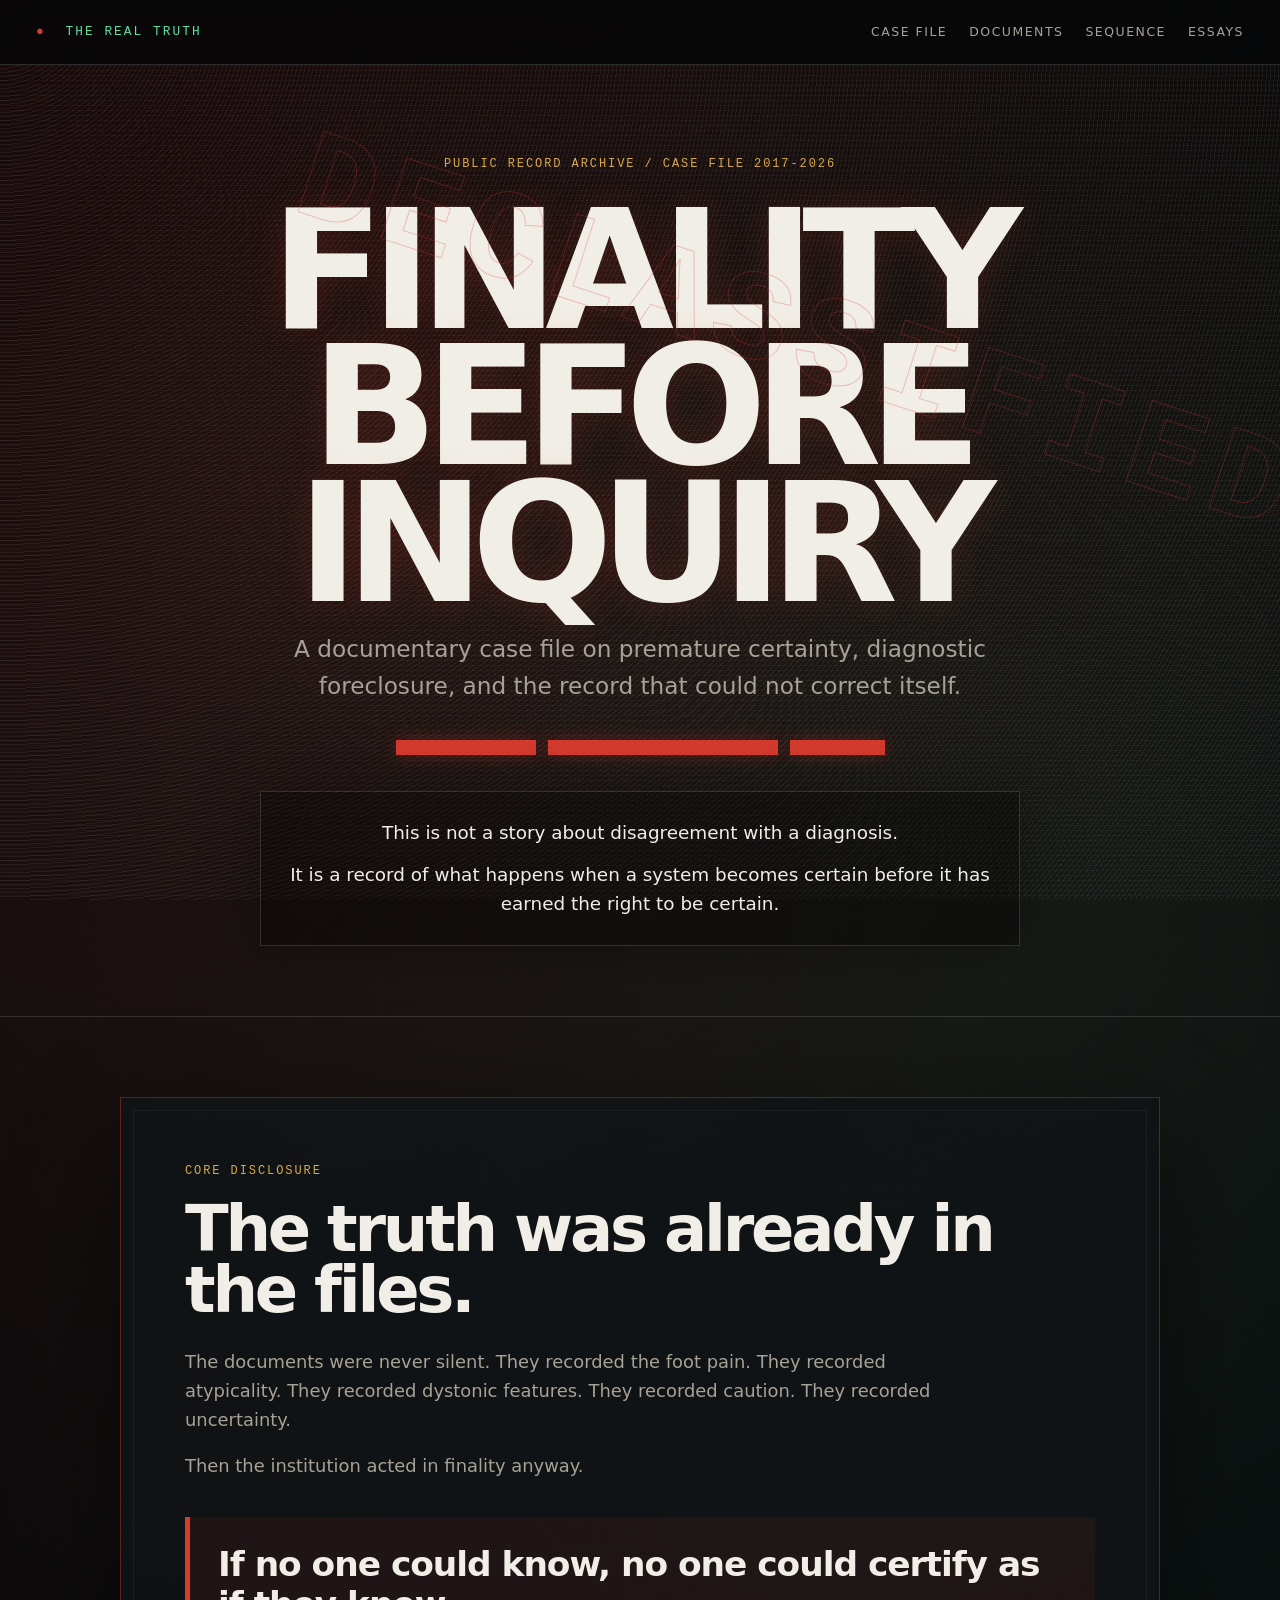
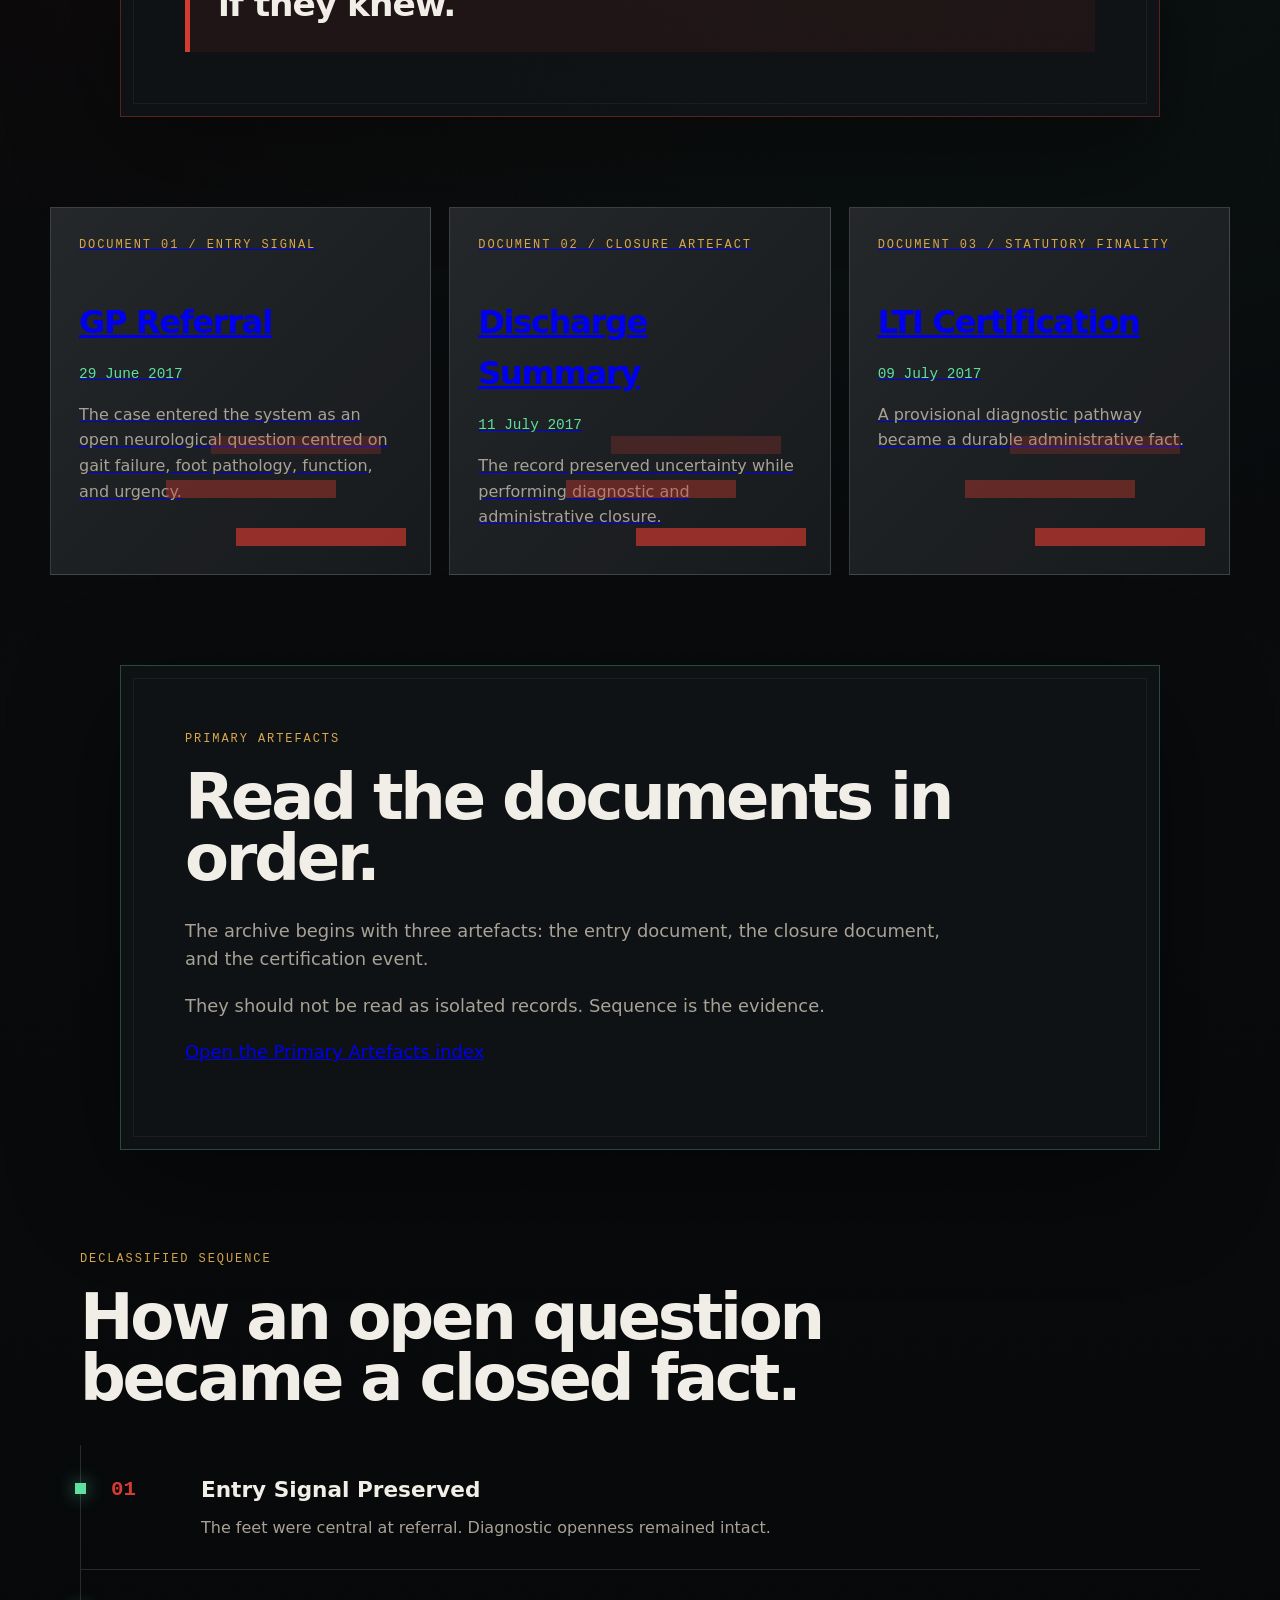
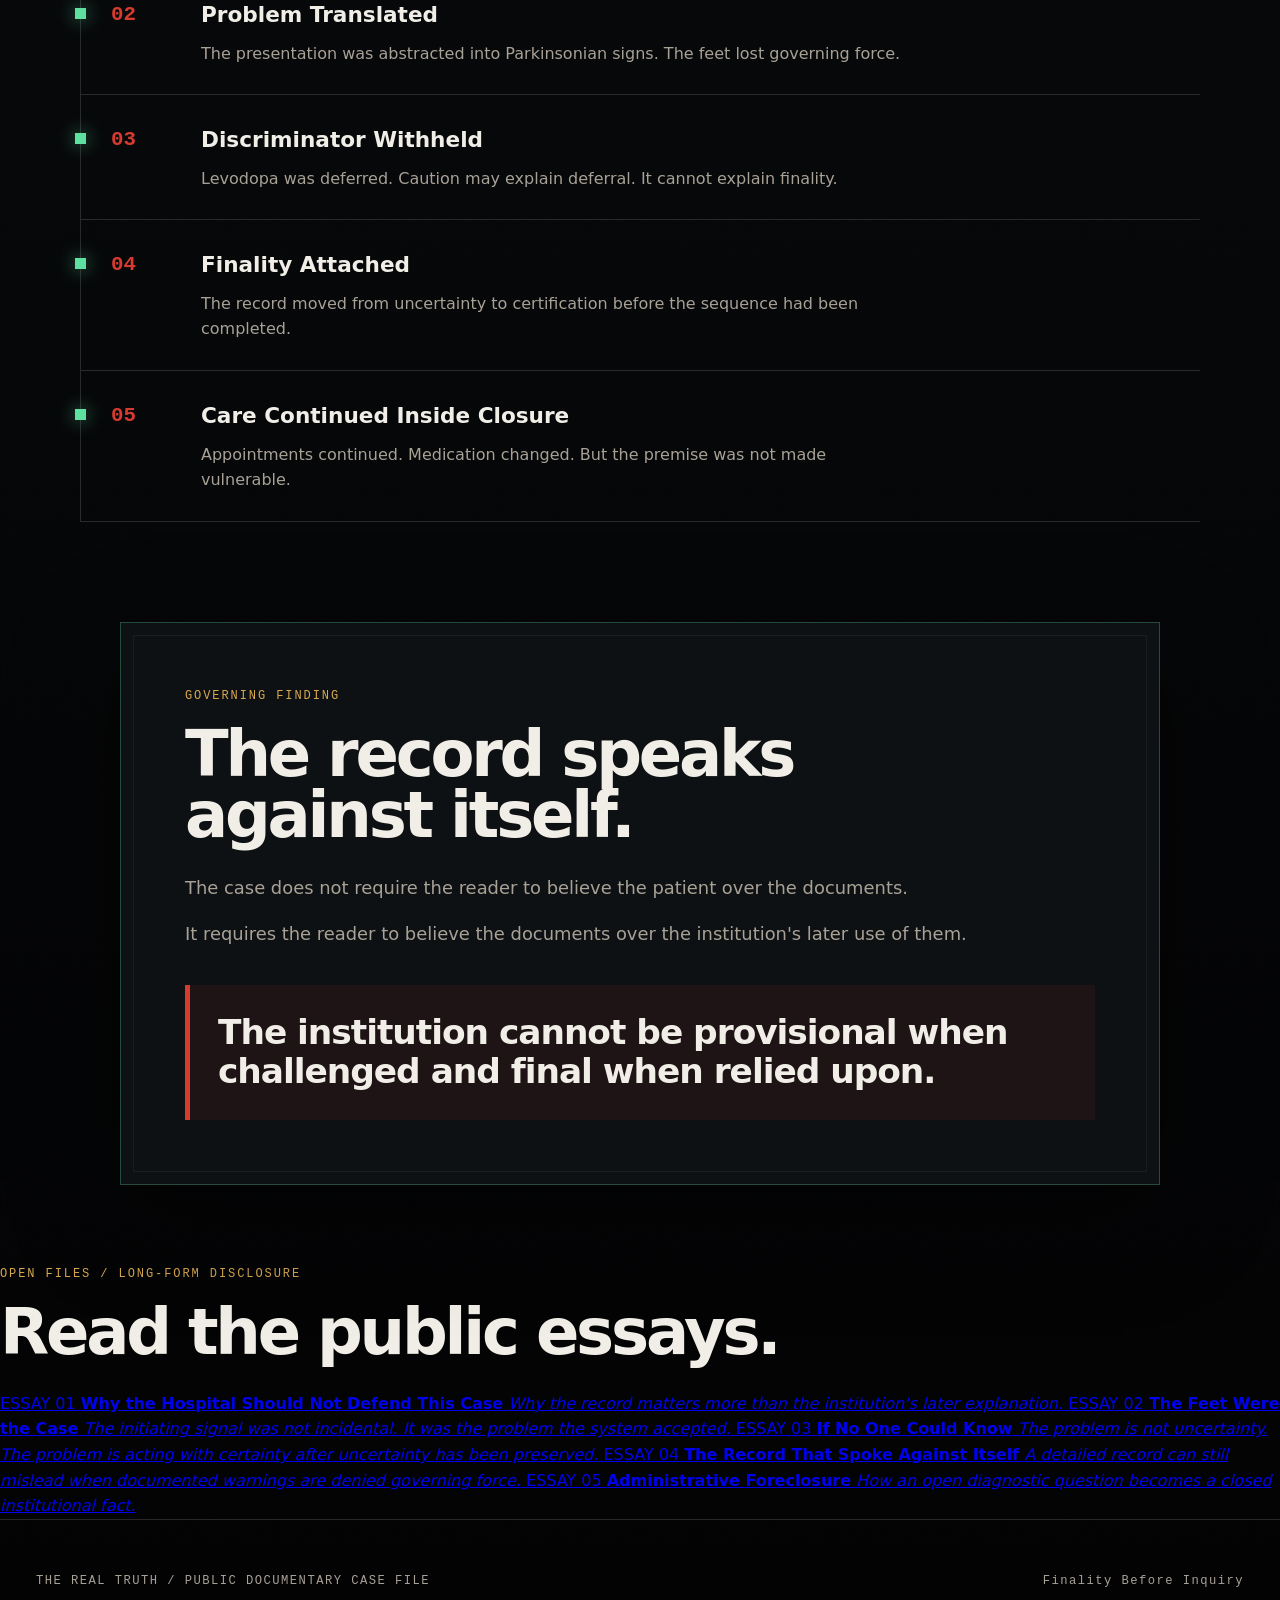
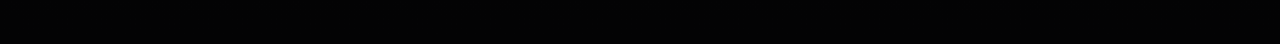
<file: index.html>
<!DOCTYPE html>
<html lang="en">
<head>
  <meta charset="UTF-8" />
  <meta name="viewport" content="width=device-width, initial-scale=1.0" />
  <title>The Real Truth — Finality Before Inquiry</title>
  <meta name="description" content="A documentary case file on premature certainty, diagnostic foreclosure, and the record that could not correct itself." />
  <link rel="stylesheet" href="style.css" />
</head>

<body>
  <div class="noise"></div>
  <div class="scanline"></div>

  <header class="site-header">
    <div class="brand">
      <span class="seal">●</span>
      <span>THE REAL TRUTH</span>
    </div>
    <nav aria-label="Primary navigation">
      <a href="#case">Case File</a>
      <a href="#documents">Documents</a>
      <a href="#sequence">Sequence</a>
      <a href="#essays">Essays</a>
    </nav>
  </header>

  <main>
    <section class="hero">
      <div class="classification">PUBLIC RECORD ARCHIVE / CASE FILE 2017-2026</div>

      <h1>
        Finality<br />
        Before<br />
        Inquiry
      </h1>

      <p class="subtitle">
        A documentary case file on premature certainty, diagnostic foreclosure,
        and the record that could not correct itself.
      </p>

      <div class="redaction-row" aria-hidden="true">
        <span></span><span></span><span></span>
      </div>

      <div class="hero-thesis">
        <p>
          This is not a story about disagreement with a diagnosis.
        </p>
        <p>
          It is a record of what happens when a system becomes certain
          before it has earned the right to be certain.
        </p>
      </div>
    </section>

    <section id="case" class="panel warning-panel">
      <div class="panel-label">CORE DISCLOSURE</div>
      <h2>The truth was already in the files.</h2>
      <p>
        The documents were never silent. They recorded the foot pain.
        They recorded atypicality. They recorded dystonic features.
        They recorded caution. They recorded uncertainty.
      </p>
      <p>
        Then the institution acted in finality anyway.
      </p>
      <blockquote>
        If no one could know, no one could certify as if they knew.
      </blockquote>
    </section>

    <section id="documents" class="document-grid" aria-label="Primary documents">
      <a class="document-card" href="documents/gp-referral.html">
        <div class="doc-status">DOCUMENT 01 / ENTRY SIGNAL</div>
        <h3>GP Referral</h3>
        <p class="date">29 June 2017</p>
        <p>
          The case entered the system as an open neurological question centred
          on gait failure, foot pathology, function, and urgency.
        </p>
      </a>

      <a class="document-card" href="documents/discharge-summary.html">
        <div class="doc-status">DOCUMENT 02 / CLOSURE ARTEFACT</div>
        <h3>Discharge Summary</h3>
        <p class="date">11 July 2017</p>
        <p>
          The record preserved uncertainty while performing diagnostic and
          administrative closure.
        </p>
      </a>

      <a class="document-card" href="documents/lti-certification.html">
        <div class="doc-status">DOCUMENT 03 / STATUTORY FINALITY</div>
        <h3>LTI Certification</h3>
        <p class="date">09 July 2017</p>
        <p>
          A provisional diagnostic pathway became a durable administrative fact.
        </p>
      </a>
    </section>

    <section class="panel thesis-panel document-portal">
      <div class="panel-label">PRIMARY ARTEFACTS</div>
      <h2>Read the documents in order.</h2>
      <p>
        The archive begins with three artefacts: the entry document, the closure document, and the certification event.
      </p>
      <p>
        They should not be read as isolated records. Sequence is the evidence.
      </p>
      <p><a class="text-link" href="documents/index.html">Open the Primary Artefacts index</a></p>
    </section>

    <section id="sequence" class="sequence">
      <div class="panel-label">DECLASSIFIED SEQUENCE</div>
      <h2>How an open question became a closed fact.</h2>

      <div class="timeline">
        <div class="event">
          <span>01</span>
          <div>
            <h4>Entry Signal Preserved</h4>
            <p>The feet were central at referral. Diagnostic openness remained intact.</p>
          </div>
        </div>

        <div class="event">
          <span>02</span>
          <div>
            <h4>Problem Translated</h4>
            <p>The presentation was abstracted into Parkinsonian signs. The feet lost governing force.</p>
          </div>
        </div>

        <div class="event">
          <span>03</span>
          <div>
            <h4>Discriminator Withheld</h4>
            <p>Levodopa was deferred. Caution may explain deferral. It cannot explain finality.</p>
          </div>
        </div>

        <div class="event">
          <span>04</span>
          <div>
            <h4>Finality Attached</h4>
            <p>The record moved from uncertainty to certification before the sequence had been completed.</p>
          </div>
        </div>

        <div class="event">
          <span>05</span>
          <div>
            <h4>Care Continued Inside Closure</h4>
            <p>Appointments continued. Medication changed. But the premise was not made vulnerable.</p>
          </div>
        </div>
      </div>
    </section>

    <section id="thesis" class="panel thesis-panel">
      <div class="panel-label">GOVERNING FINDING</div>
      <h2>The record speaks against itself.</h2>
      <p>
        The case does not require the reader to believe the patient over the documents.
      </p>
      <p>
        It requires the reader to believe the documents over the institution's later use of them.
      </p>
      <blockquote>
        The institution cannot be provisional when challenged
        and final when relied upon.
      </blockquote>
    </section>

    <section id="essays" class="essay-index">
      <div class="panel-label">OPEN FILES / LONG-FORM DISCLOSURE</div>
      <h2>Read the public essays.</h2>
      <div class="essay-links">
        <a class="essay-link-card" href="essays/why-the-hospital-should-not-defend-this-case.html">
          <span>ESSAY 01</span>
          <strong>Why the Hospital Should Not Defend This Case</strong>
          <em>Why the record matters more than the institution's later explanation.</em>
        </a>
        <a class="essay-link-card" href="essays/the-feet-were-the-case.html">
          <span>ESSAY 02</span>
          <strong>The Feet Were the Case</strong>
          <em>The initiating signal was not incidental. It was the problem the system accepted.</em>
        </a>
        <a class="essay-link-card" href="essays/if-no-one-could-know.html">
          <span>ESSAY 03</span>
          <strong>If No One Could Know</strong>
          <em>The problem is not uncertainty. The problem is acting with certainty after uncertainty has been preserved.</em>
        </a>
        <a class="essay-link-card" href="essays/the-record-that-spoke-against-itself.html">
          <span>ESSAY 04</span>
          <strong>The Record That Spoke Against Itself</strong>
          <em>A detailed record can still mislead when documented warnings are denied governing force.</em>
        </a>
        <a class="essay-link-card" href="essays/administrative-foreclosure.html">
          <span>ESSAY 05</span>
          <strong>Administrative Foreclosure</strong>
          <em>How an open diagnostic question becomes a closed institutional fact.</em>
        </a>
      </div>
    </section>
  </main>

  <footer>
    <p>THE REAL TRUTH / PUBLIC DOCUMENTARY CASE FILE</p>
    <p>Finality Before Inquiry</p>
  </footer>
</body>
</html>
</file>
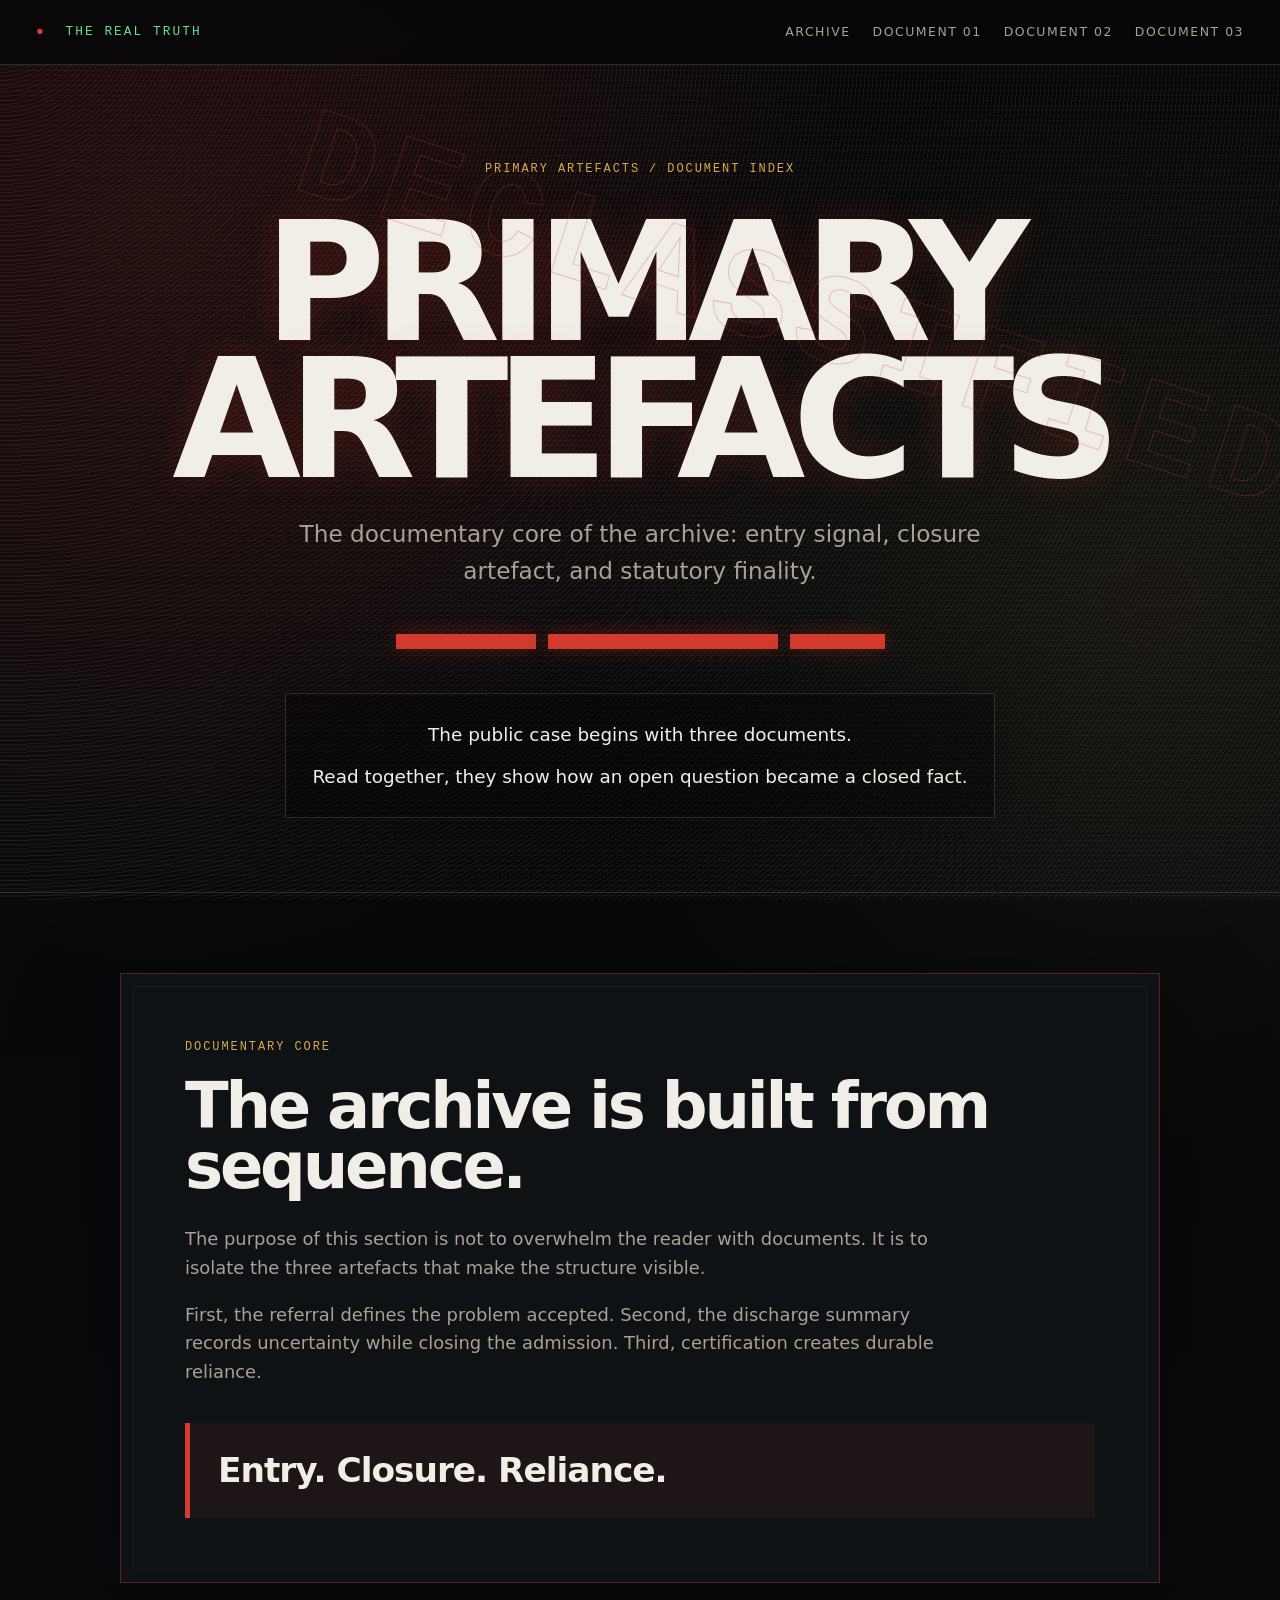
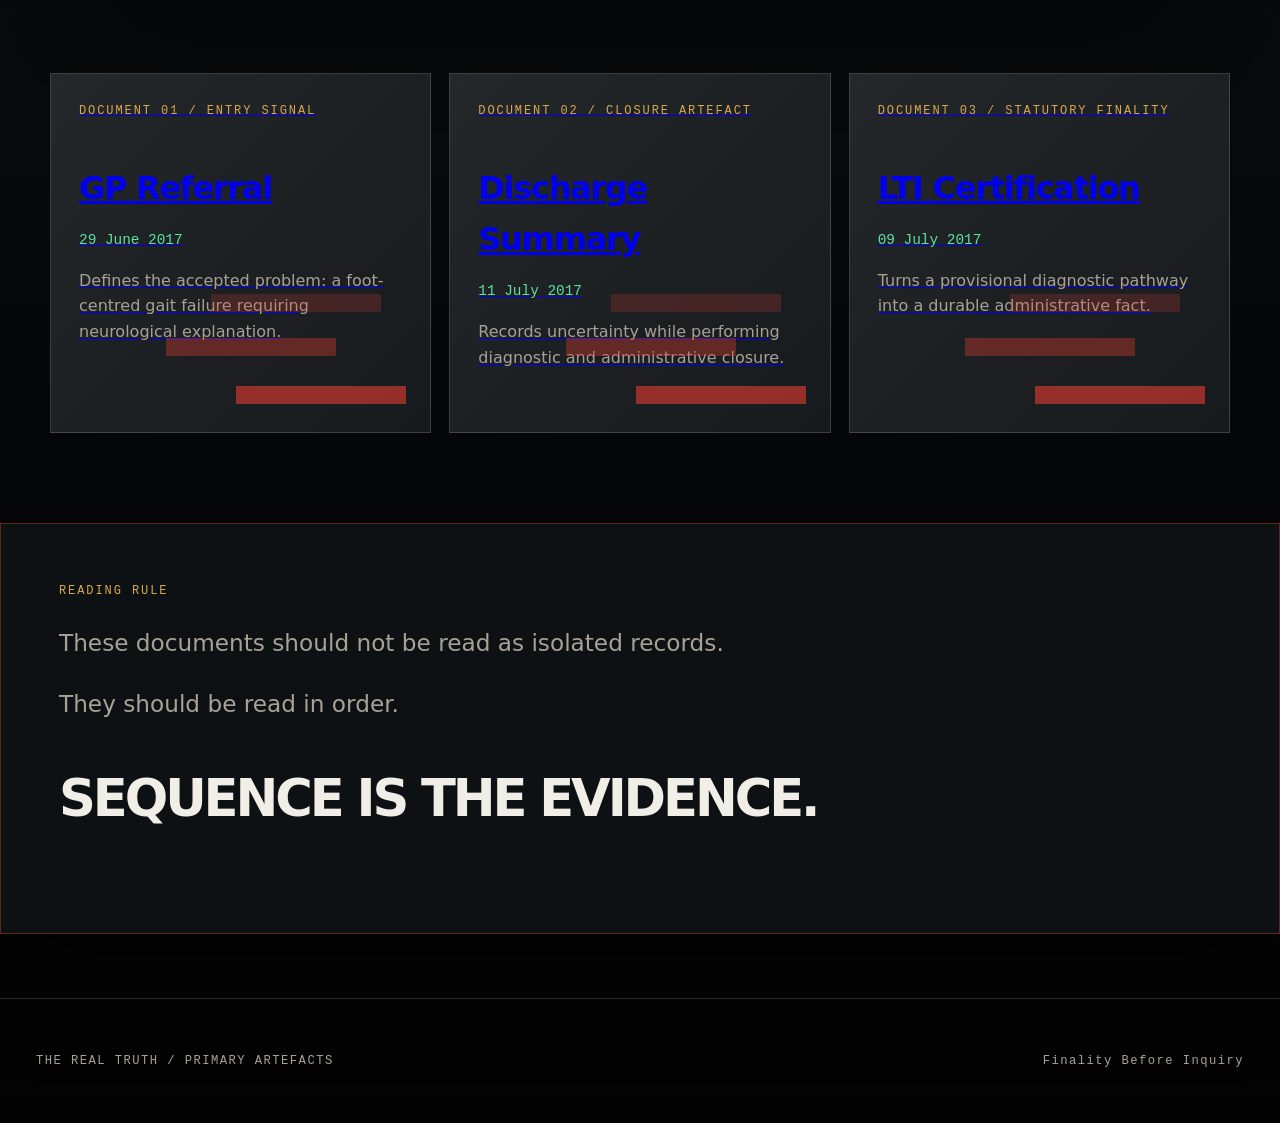
<file: documents/index.html>
<!DOCTYPE html>
<html lang="en">
<head>
  <meta charset="UTF-8" />
  <meta name="viewport" content="width=device-width, initial-scale=1.0" />
  <title>Primary Artefacts — The Real Truth</title>
  <meta name="description" content="Primary document guides for the Finality Before Inquiry public archive." />
  <link rel="stylesheet" href="../style.css" />
</head>

<body class="essay-body">
  <div class="noise"></div>
  <div class="scanline"></div>

  <header class="site-header">
    <div class="brand">
      <span class="seal">●</span>
      <span>THE REAL TRUTH</span>
    </div>
    <nav aria-label="Primary navigation">
      <a href="../index.html">Archive</a>
      <a href="gp-referral.html">Document 01</a>
      <a href="discharge-summary.html">Document 02</a>
      <a href="lti-certification.html">Document 03</a>
    </nav>
  </header>

  <main>
    <section class="hero documents-hero">
      <div class="classification">PRIMARY ARTEFACTS / DOCUMENT INDEX</div>

      <h1>
        Primary<br />
        Artefacts
      </h1>

      <p class="subtitle">
        The documentary core of the archive: entry signal, closure artefact, and statutory finality.
      </p>

      <div class="redaction-row" aria-hidden="true">
        <span></span><span></span><span></span>
      </div>

      <div class="hero-thesis">
        <p>
          The public case begins with three documents.
        </p>
        <p>
          Read together, they show how an open question became a closed fact.
        </p>
      </div>
    </section>

    <section class="panel warning-panel">
      <div class="panel-label">DOCUMENTARY CORE</div>
      <h2>The archive is built from sequence.</h2>
      <p>
        The purpose of this section is not to overwhelm the reader with documents. It is to isolate the three artefacts that make the structure visible.
      </p>
      <p>
        First, the referral defines the problem accepted. Second, the discharge summary records uncertainty while closing the admission. Third, certification creates durable reliance.
      </p>
      <blockquote>
        Entry. Closure. Reliance.
      </blockquote>
    </section>

    <section class="document-grid document-index-grid" aria-label="Primary document guides">
      <a class="document-card" href="gp-referral.html">
        <div class="doc-status">DOCUMENT 01 / ENTRY SIGNAL</div>
        <h3>GP Referral</h3>
        <p class="date">29 June 2017</p>
        <p>
          Defines the accepted problem: a foot-centred gait failure requiring neurological explanation.
        </p>
      </a>

      <a class="document-card" href="discharge-summary.html">
        <div class="doc-status">DOCUMENT 02 / CLOSURE ARTEFACT</div>
        <h3>Discharge Summary</h3>
        <p class="date">11 July 2017</p>
        <p>
          Records uncertainty while performing diagnostic and administrative closure.
        </p>
      </a>

      <a class="document-card" href="lti-certification.html">
        <div class="doc-status">DOCUMENT 03 / STATUTORY FINALITY</div>
        <h3>LTI Certification</h3>
        <p class="date">09 July 2017</p>
        <p>
          Turns a provisional diagnostic pathway into a durable administrative fact.
        </p>
      </a>
    </section>

    <section class="essay-panel close-panel">
      <div class="panel-label">READING RULE</div>
      <p>
        These documents should not be read as isolated records.
      </p>
      <p>
        They should be read in order.
      </p>
      <p>
        Sequence is the evidence.
      </p>
    </section>
  </main>

  <footer>
    <p>THE REAL TRUTH / PRIMARY ARTEFACTS</p>
    <p>Finality Before Inquiry</p>
  </footer>
</body>
</html>
</file>
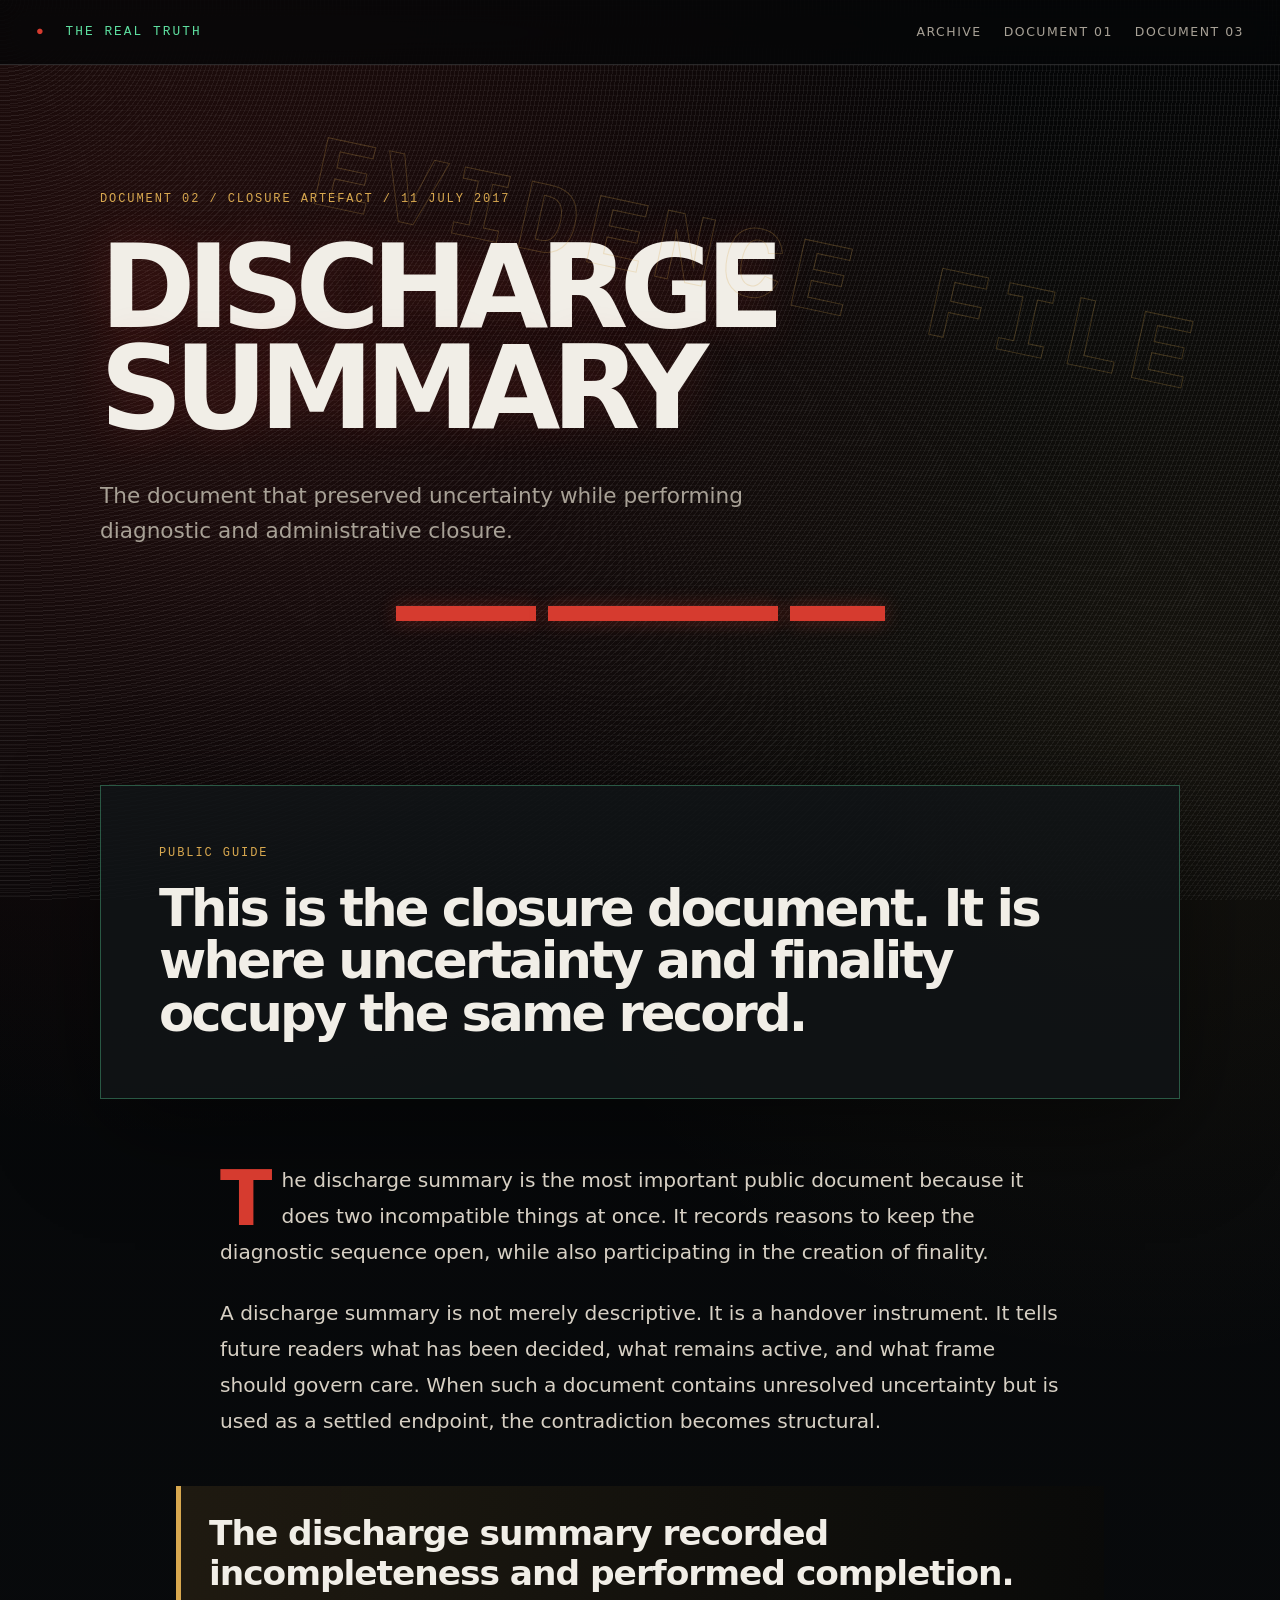
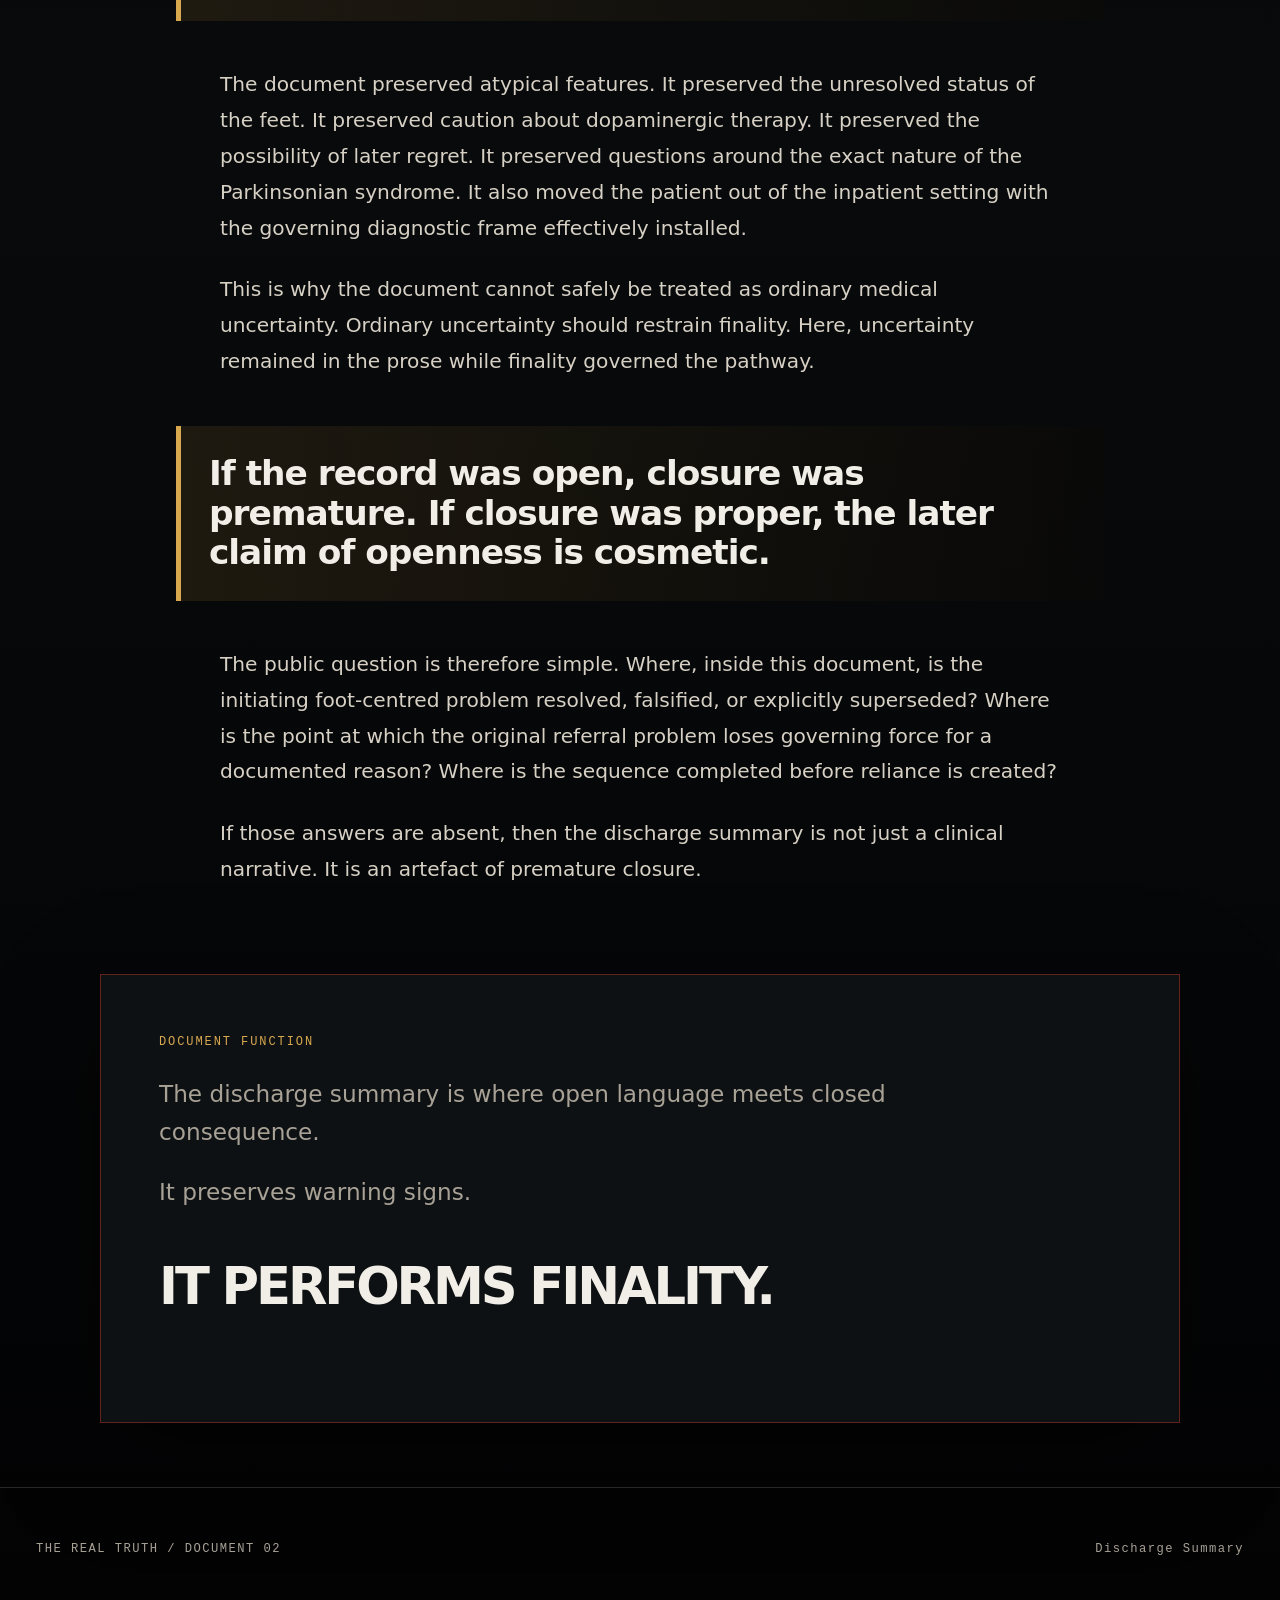
<file: documents/discharge-summary.html>
<!DOCTYPE html>
<html lang="en">
<head>
  <meta charset="UTF-8" />
  <meta name="viewport" content="width=device-width, initial-scale=1.0" />
  <title>Document 02 — Discharge Summary — The Real Truth</title>
  <meta name="description" content="Public guide to the discharge summary as a closure artefact: uncertainty recorded while finality was performed." />
  <link rel="stylesheet" href="../style.css" />
</head>

<body class="essay-body">
  <div class="noise"></div>
  <div class="scanline"></div>

  <header class="site-header">
    <div class="brand">
      <span class="seal">●</span>
      <span>THE REAL TRUTH</span>
    </div>
    <nav aria-label="Primary navigation">
      <a href="../index.html">Archive</a>
      <a href="gp-referral.html">Document 01</a>
      <a href="lti-certification.html">Document 03</a>
    </nav>
  </header>

  <main>
    <article class="essay-shell">
      <header class="essay-hero">
        <div class="classification">DOCUMENT 02 / CLOSURE ARTEFACT / 11 JULY 2017</div>
        <h1>Discharge Summary</h1>
        <p class="essay-subtitle">
          The document that preserved uncertainty while performing diagnostic and administrative closure.
        </p>
        <div class="redaction-row" aria-hidden="true">
          <span></span><span></span><span></span>
        </div>
      </header>

      <section class="essay-panel signal-panel">
        <div class="panel-label">PUBLIC GUIDE</div>
        <p class="lede">
          This is the closure document. It is where uncertainty and finality occupy the same record.
        </p>
      </section>

      <section class="essay-content">
        <p>
          The discharge summary is the most important public document because it does two incompatible things at once. It records reasons to keep the diagnostic sequence open, while also participating in the creation of finality.
        </p>

        <p>
          A discharge summary is not merely descriptive. It is a handover instrument. It tells future readers what has been decided, what remains active, and what frame should govern care. When such a document contains unresolved uncertainty but is used as a settled endpoint, the contradiction becomes structural.
        </p>

        <blockquote>
          The discharge summary recorded incompleteness and performed completion.
        </blockquote>

        <p>
          The document preserved atypical features. It preserved the unresolved status of the feet. It preserved caution about dopaminergic therapy. It preserved the possibility of later regret. It preserved questions around the exact nature of the Parkinsonian syndrome. It also moved the patient out of the inpatient setting with the governing diagnostic frame effectively installed.
        </p>

        <p>
          This is why the document cannot safely be treated as ordinary medical uncertainty. Ordinary uncertainty should restrain finality. Here, uncertainty remained in the prose while finality governed the pathway.
        </p>

        <blockquote>
          If the record was open, closure was premature. If closure was proper, the later claim of openness is cosmetic.
        </blockquote>

        <p>
          The public question is therefore simple. Where, inside this document, is the initiating foot-centred problem resolved, falsified, or explicitly superseded? Where is the point at which the original referral problem loses governing force for a documented reason? Where is the sequence completed before reliance is created?
        </p>

        <p>
          If those answers are absent, then the discharge summary is not just a clinical narrative. It is an artefact of premature closure.
        </p>
      </section>

      <section class="essay-panel close-panel">
        <div class="panel-label">DOCUMENT FUNCTION</div>
        <p>
          The discharge summary is where open language meets closed consequence.
        </p>
        <p>
          It preserves warning signs.
        </p>
        <p>
          It performs finality.
        </p>
      </section>
    </article>
  </main>

  <footer>
    <p>THE REAL TRUTH / DOCUMENT 02</p>
    <p>Discharge Summary</p>
  </footer>
</body>
</html>
</file>
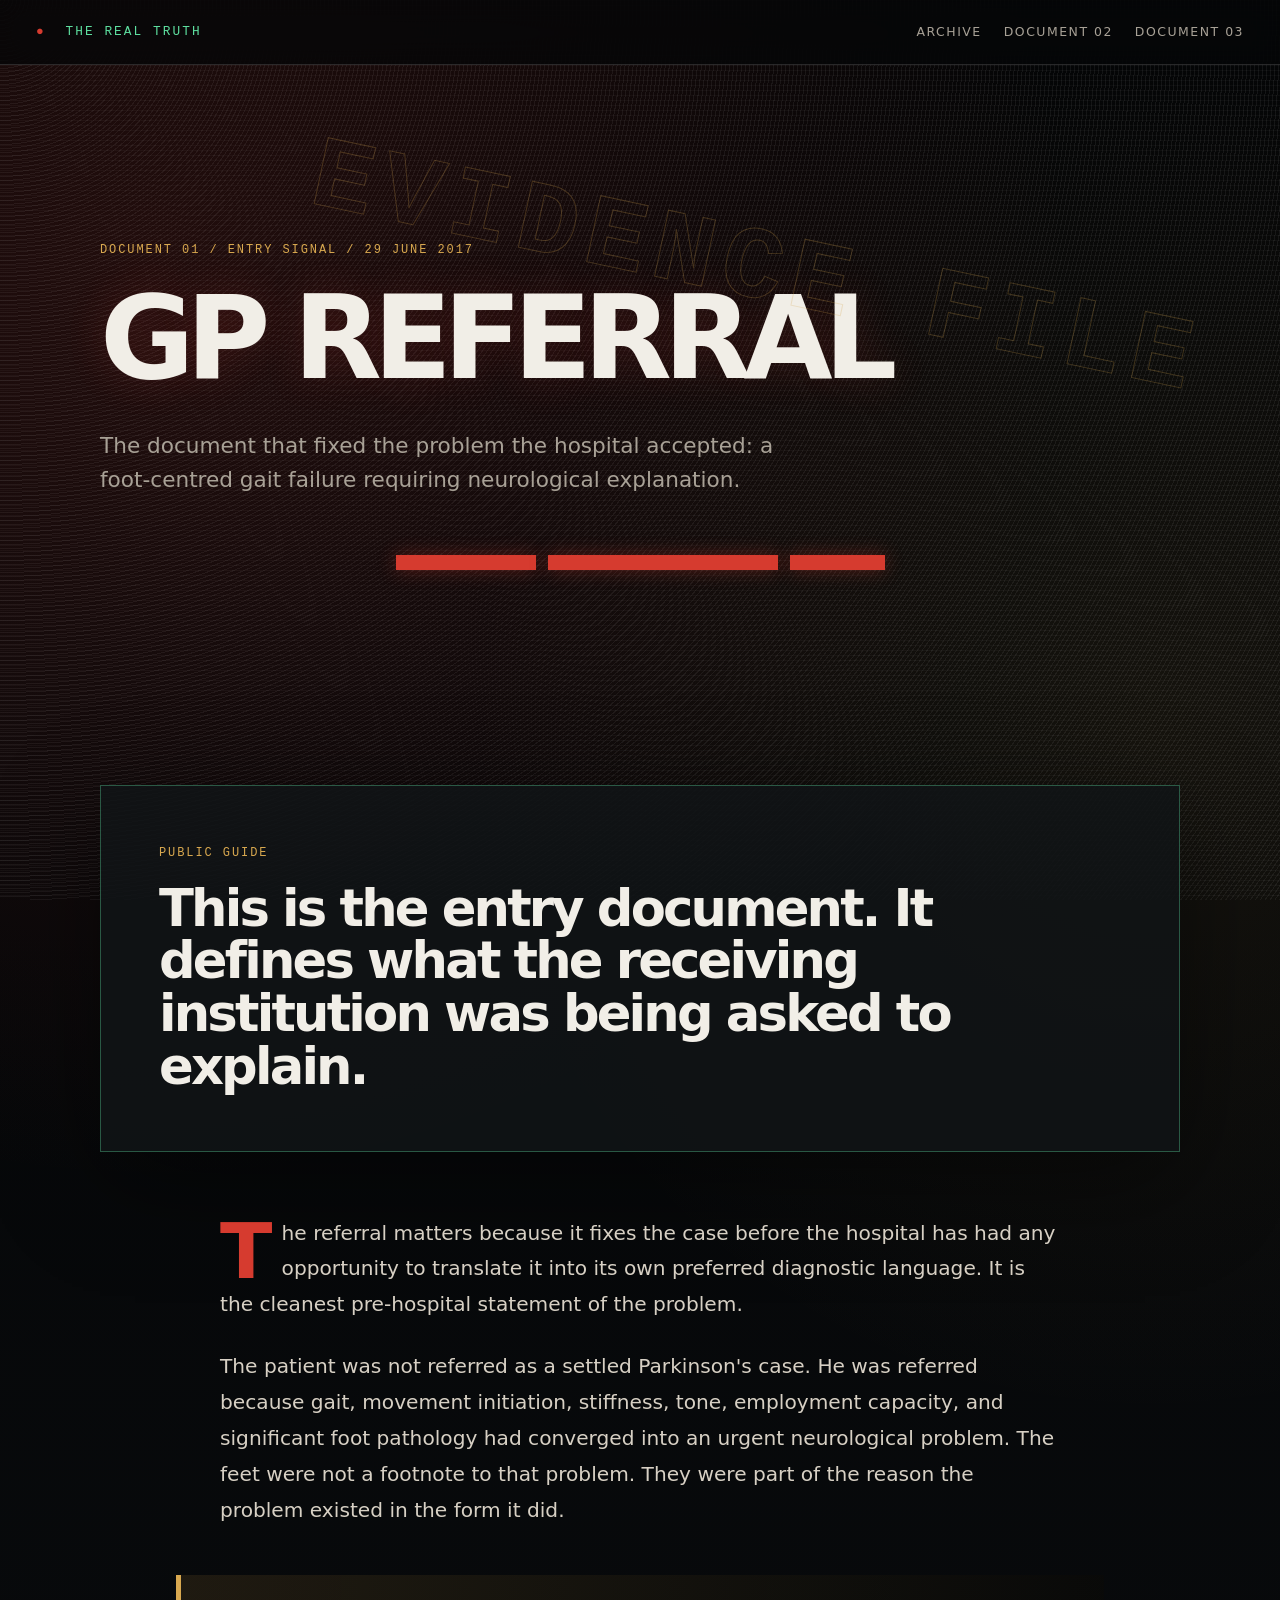
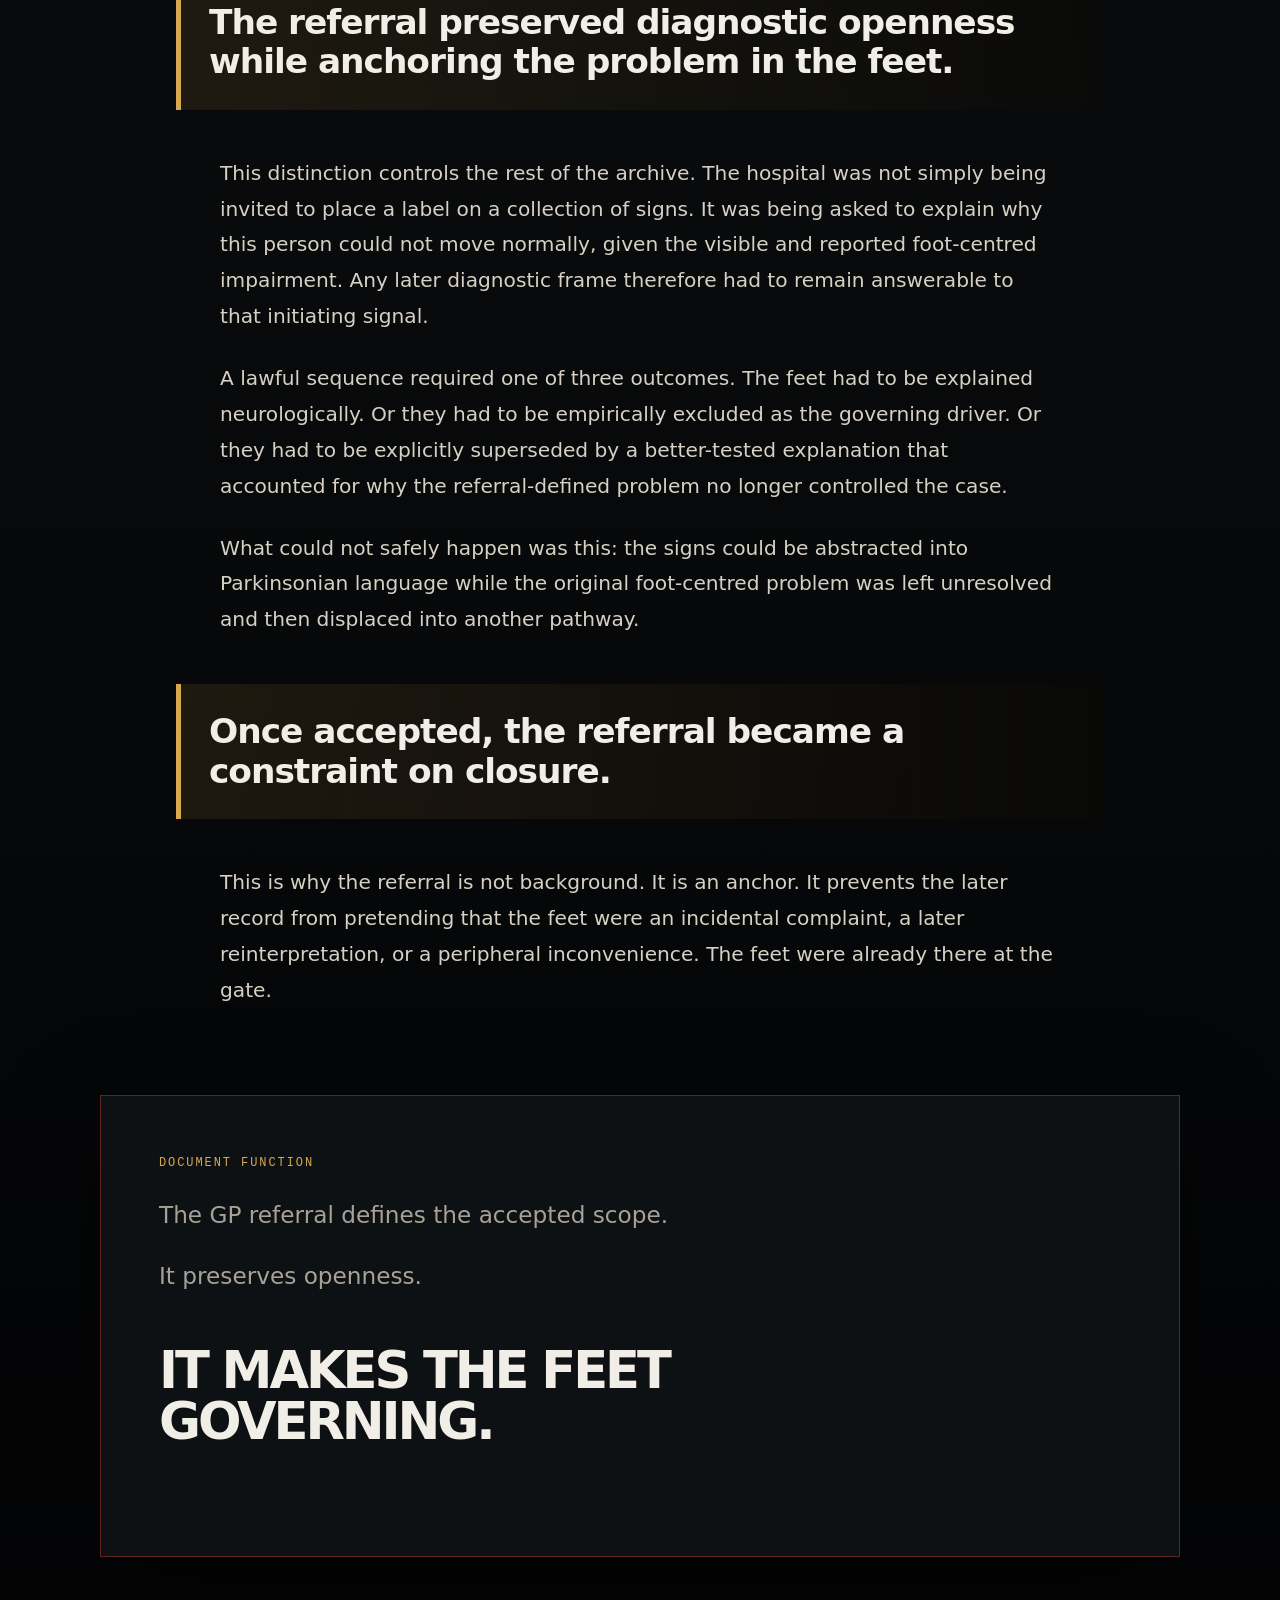
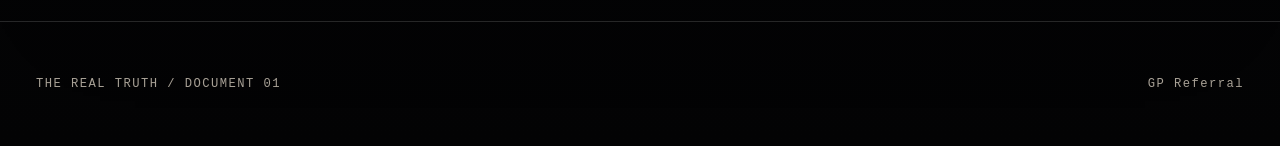
<file: documents/gp-referral.html>
<!DOCTYPE html>
<html lang="en">
<head>
  <meta charset="UTF-8" />
  <meta name="viewport" content="width=device-width, initial-scale=1.0" />
  <title>Document 01 — GP Referral — The Real Truth</title>
  <meta name="description" content="Public guide to the GP referral that fixed the entry signal and preserved diagnostic openness." />
  <link rel="stylesheet" href="../style.css" />
</head>

<body class="essay-body">
  <div class="noise"></div>
  <div class="scanline"></div>

  <header class="site-header">
    <div class="brand">
      <span class="seal">●</span>
      <span>THE REAL TRUTH</span>
    </div>
    <nav aria-label="Primary navigation">
      <a href="../index.html">Archive</a>
      <a href="discharge-summary.html">Document 02</a>
      <a href="lti-certification.html">Document 03</a>
    </nav>
  </header>

  <main>
    <article class="essay-shell">
      <header class="essay-hero">
        <div class="classification">DOCUMENT 01 / ENTRY SIGNAL / 29 JUNE 2017</div>
        <h1>GP Referral</h1>
        <p class="essay-subtitle">
          The document that fixed the problem the hospital accepted: a foot-centred gait failure requiring neurological explanation.
        </p>
        <div class="redaction-row" aria-hidden="true">
          <span></span><span></span><span></span>
        </div>
      </header>

      <section class="essay-panel signal-panel">
        <div class="panel-label">PUBLIC GUIDE</div>
        <p class="lede">
          This is the entry document. It defines what the receiving institution was being asked to explain.
        </p>
      </section>

      <section class="essay-content">
        <p>
          The referral matters because it fixes the case before the hospital has had any opportunity to translate it into its own preferred diagnostic language. It is the cleanest pre-hospital statement of the problem.
        </p>

        <p>
          The patient was not referred as a settled Parkinson's case. He was referred because gait, movement initiation, stiffness, tone, employment capacity, and significant foot pathology had converged into an urgent neurological problem. The feet were not a footnote to that problem. They were part of the reason the problem existed in the form it did.
        </p>

        <blockquote>
          The referral preserved diagnostic openness while anchoring the problem in the feet.
        </blockquote>

        <p>
          This distinction controls the rest of the archive. The hospital was not simply being invited to place a label on a collection of signs. It was being asked to explain why this person could not move normally, given the visible and reported foot-centred impairment. Any later diagnostic frame therefore had to remain answerable to that initiating signal.
        </p>

        <p>
          A lawful sequence required one of three outcomes. The feet had to be explained neurologically. Or they had to be empirically excluded as the governing driver. Or they had to be explicitly superseded by a better-tested explanation that accounted for why the referral-defined problem no longer controlled the case.
        </p>

        <p>
          What could not safely happen was this: the signs could be abstracted into Parkinsonian language while the original foot-centred problem was left unresolved and then displaced into another pathway.
        </p>

        <blockquote>
          Once accepted, the referral became a constraint on closure.
        </blockquote>

        <p>
          This is why the referral is not background. It is an anchor. It prevents the later record from pretending that the feet were an incidental complaint, a later reinterpretation, or a peripheral inconvenience. The feet were already there at the gate.
        </p>
      </section>

      <section class="essay-panel close-panel">
        <div class="panel-label">DOCUMENT FUNCTION</div>
        <p>
          The GP referral defines the accepted scope.
        </p>
        <p>
          It preserves openness.
        </p>
        <p>
          It makes the feet governing.
        </p>
      </section>
    </article>
  </main>

  <footer>
    <p>THE REAL TRUTH / DOCUMENT 01</p>
    <p>GP Referral</p>
  </footer>
</body>
</html>
</file>
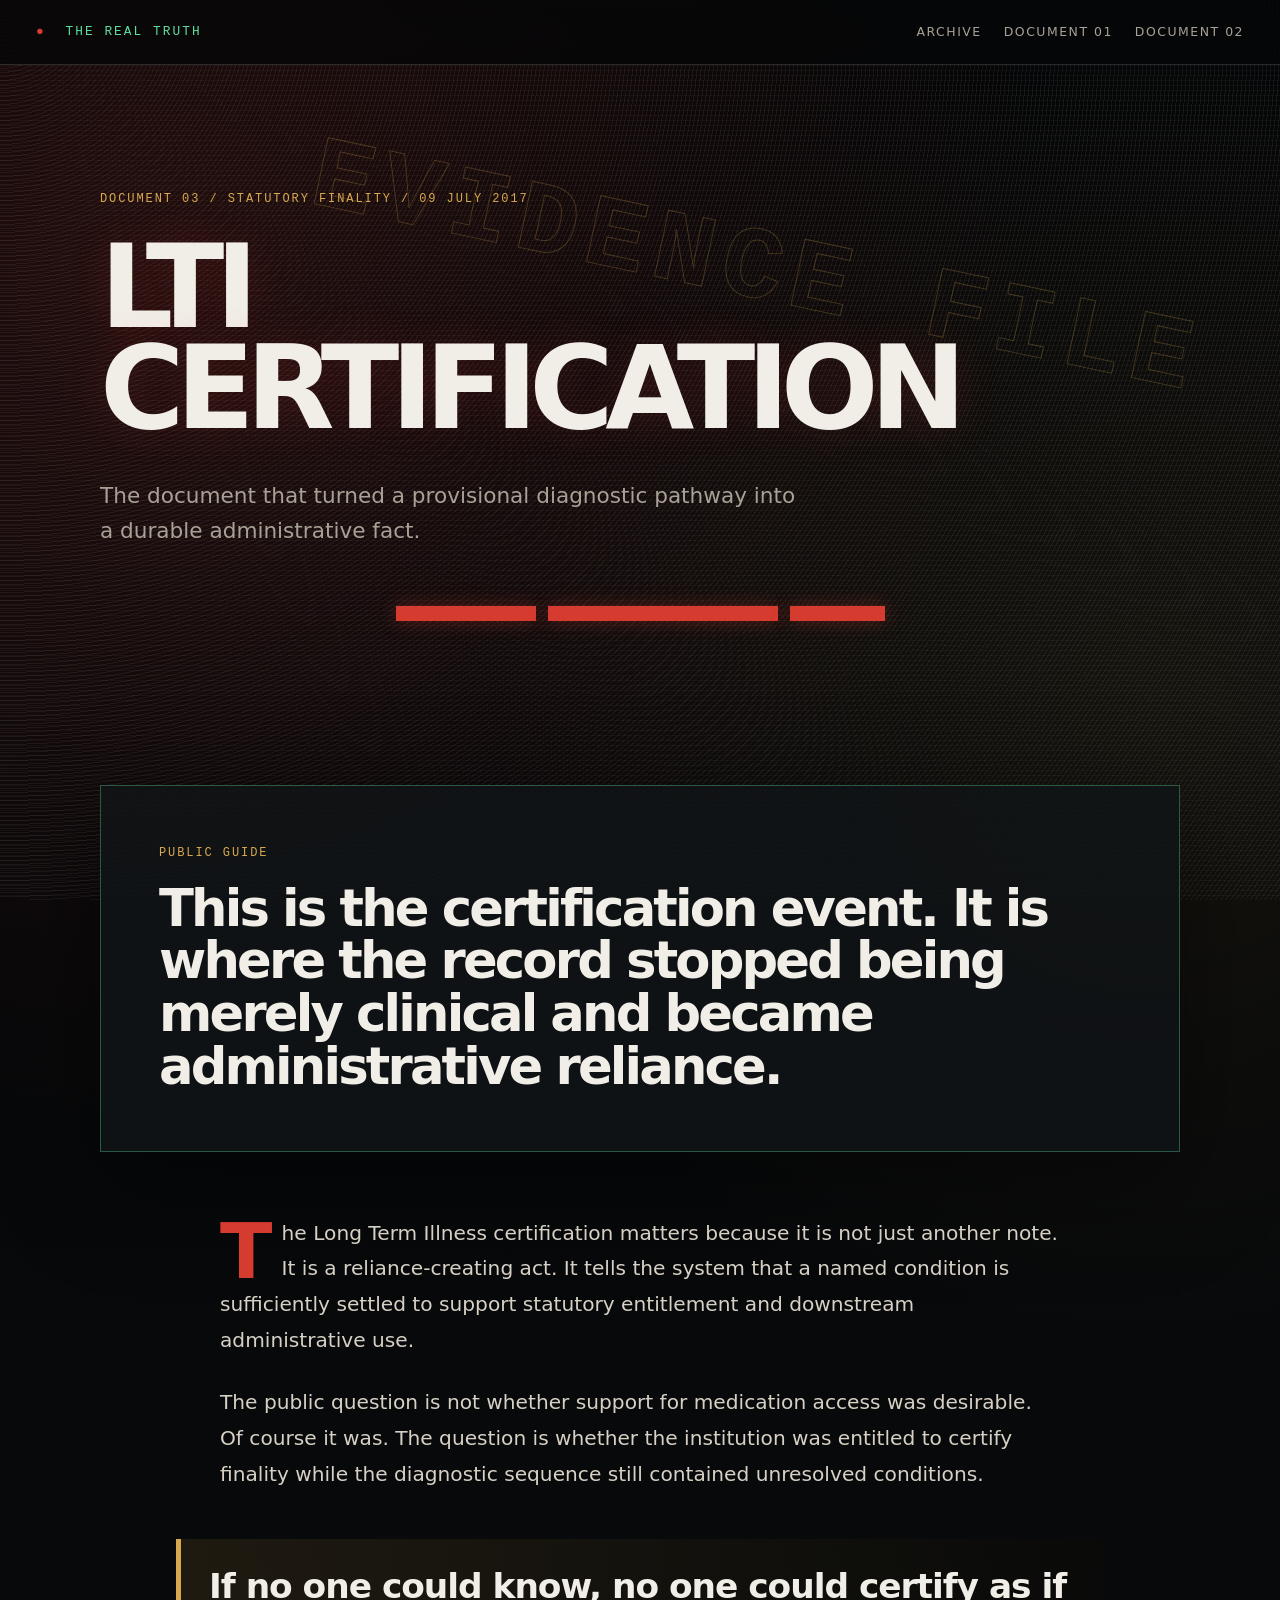
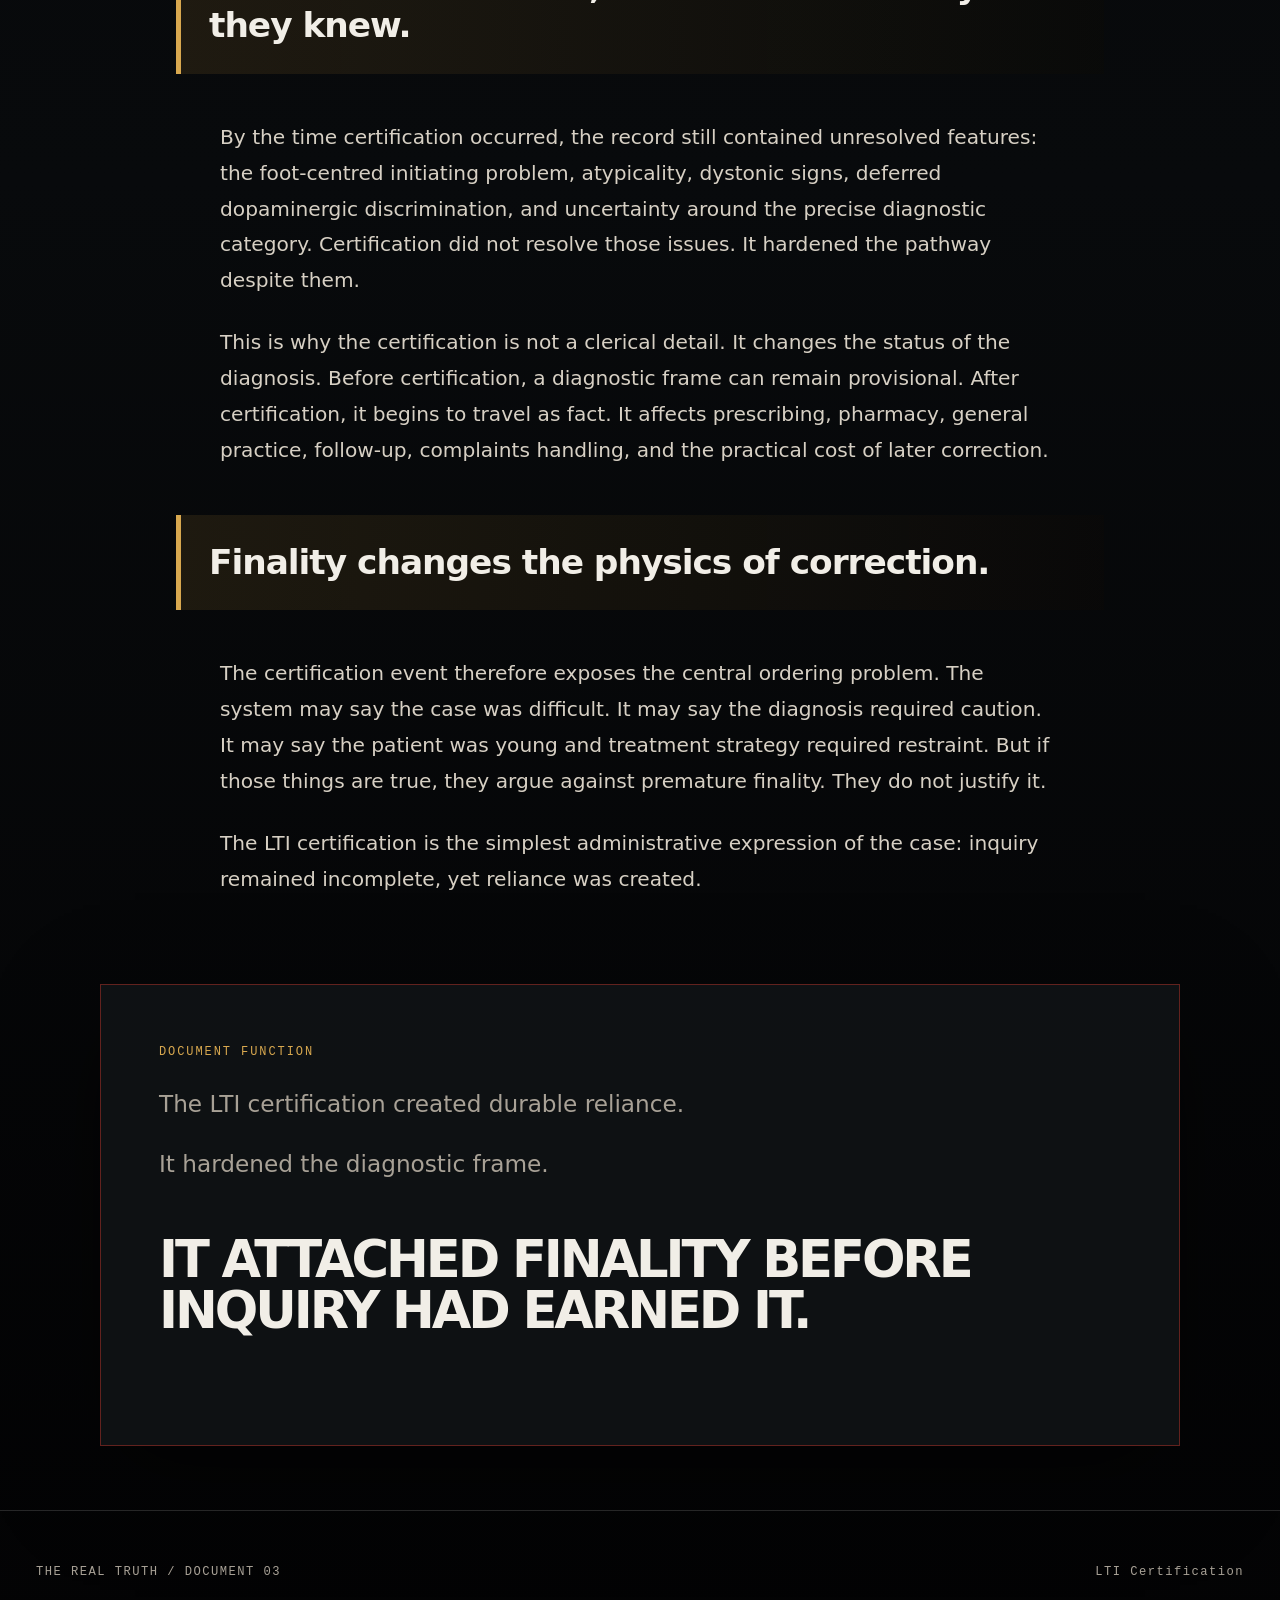
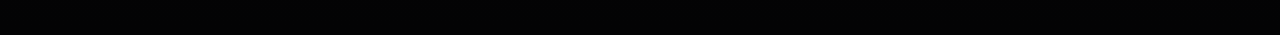
<file: documents/lti-certification.html>
<!DOCTYPE html>
<html lang="en">
<head>
  <meta charset="UTF-8" />
  <meta name="viewport" content="width=device-width, initial-scale=1.0" />
  <title>Document 03 — LTI Certification — The Real Truth</title>
  <meta name="description" content="Public guide to the LTI certification as statutory finality attached before inquiry was complete." />
  <link rel="stylesheet" href="../style.css" />
</head>

<body class="essay-body">
  <div class="noise"></div>
  <div class="scanline"></div>

  <header class="site-header">
    <div class="brand">
      <span class="seal">●</span>
      <span>THE REAL TRUTH</span>
    </div>
    <nav aria-label="Primary navigation">
      <a href="../index.html">Archive</a>
      <a href="gp-referral.html">Document 01</a>
      <a href="discharge-summary.html">Document 02</a>
    </nav>
  </header>

  <main>
    <article class="essay-shell">
      <header class="essay-hero">
        <div class="classification">DOCUMENT 03 / STATUTORY FINALITY / 09 JULY 2017</div>
        <h1>LTI Certification</h1>
        <p class="essay-subtitle">
          The document that turned a provisional diagnostic pathway into a durable administrative fact.
        </p>
        <div class="redaction-row" aria-hidden="true">
          <span></span><span></span><span></span>
        </div>
      </header>

      <section class="essay-panel signal-panel">
        <div class="panel-label">PUBLIC GUIDE</div>
        <p class="lede">
          This is the certification event. It is where the record stopped being merely clinical and became administrative reliance.
        </p>
      </section>

      <section class="essay-content">
        <p>
          The Long Term Illness certification matters because it is not just another note. It is a reliance-creating act. It tells the system that a named condition is sufficiently settled to support statutory entitlement and downstream administrative use.
        </p>

        <p>
          The public question is not whether support for medication access was desirable. Of course it was. The question is whether the institution was entitled to certify finality while the diagnostic sequence still contained unresolved conditions.
        </p>

        <blockquote>
          If no one could know, no one could certify as if they knew.
        </blockquote>

        <p>
          By the time certification occurred, the record still contained unresolved features: the foot-centred initiating problem, atypicality, dystonic signs, deferred dopaminergic discrimination, and uncertainty around the precise diagnostic category. Certification did not resolve those issues. It hardened the pathway despite them.
        </p>

        <p>
          This is why the certification is not a clerical detail. It changes the status of the diagnosis. Before certification, a diagnostic frame can remain provisional. After certification, it begins to travel as fact. It affects prescribing, pharmacy, general practice, follow-up, complaints handling, and the practical cost of later correction.
        </p>

        <blockquote>
          Finality changes the physics of correction.
        </blockquote>

        <p>
          The certification event therefore exposes the central ordering problem. The system may say the case was difficult. It may say the diagnosis required caution. It may say the patient was young and treatment strategy required restraint. But if those things are true, they argue against premature finality. They do not justify it.
        </p>

        <p>
          The LTI certification is the simplest administrative expression of the case: inquiry remained incomplete, yet reliance was created.
        </p>
      </section>

      <section class="essay-panel close-panel">
        <div class="panel-label">DOCUMENT FUNCTION</div>
        <p>
          The LTI certification created durable reliance.
        </p>
        <p>
          It hardened the diagnostic frame.
        </p>
        <p>
          It attached finality before inquiry had earned it.
        </p>
      </section>
    </article>
  </main>

  <footer>
    <p>THE REAL TRUTH / DOCUMENT 03</p>
    <p>LTI Certification</p>
  </footer>
</body>
</html>
</file>
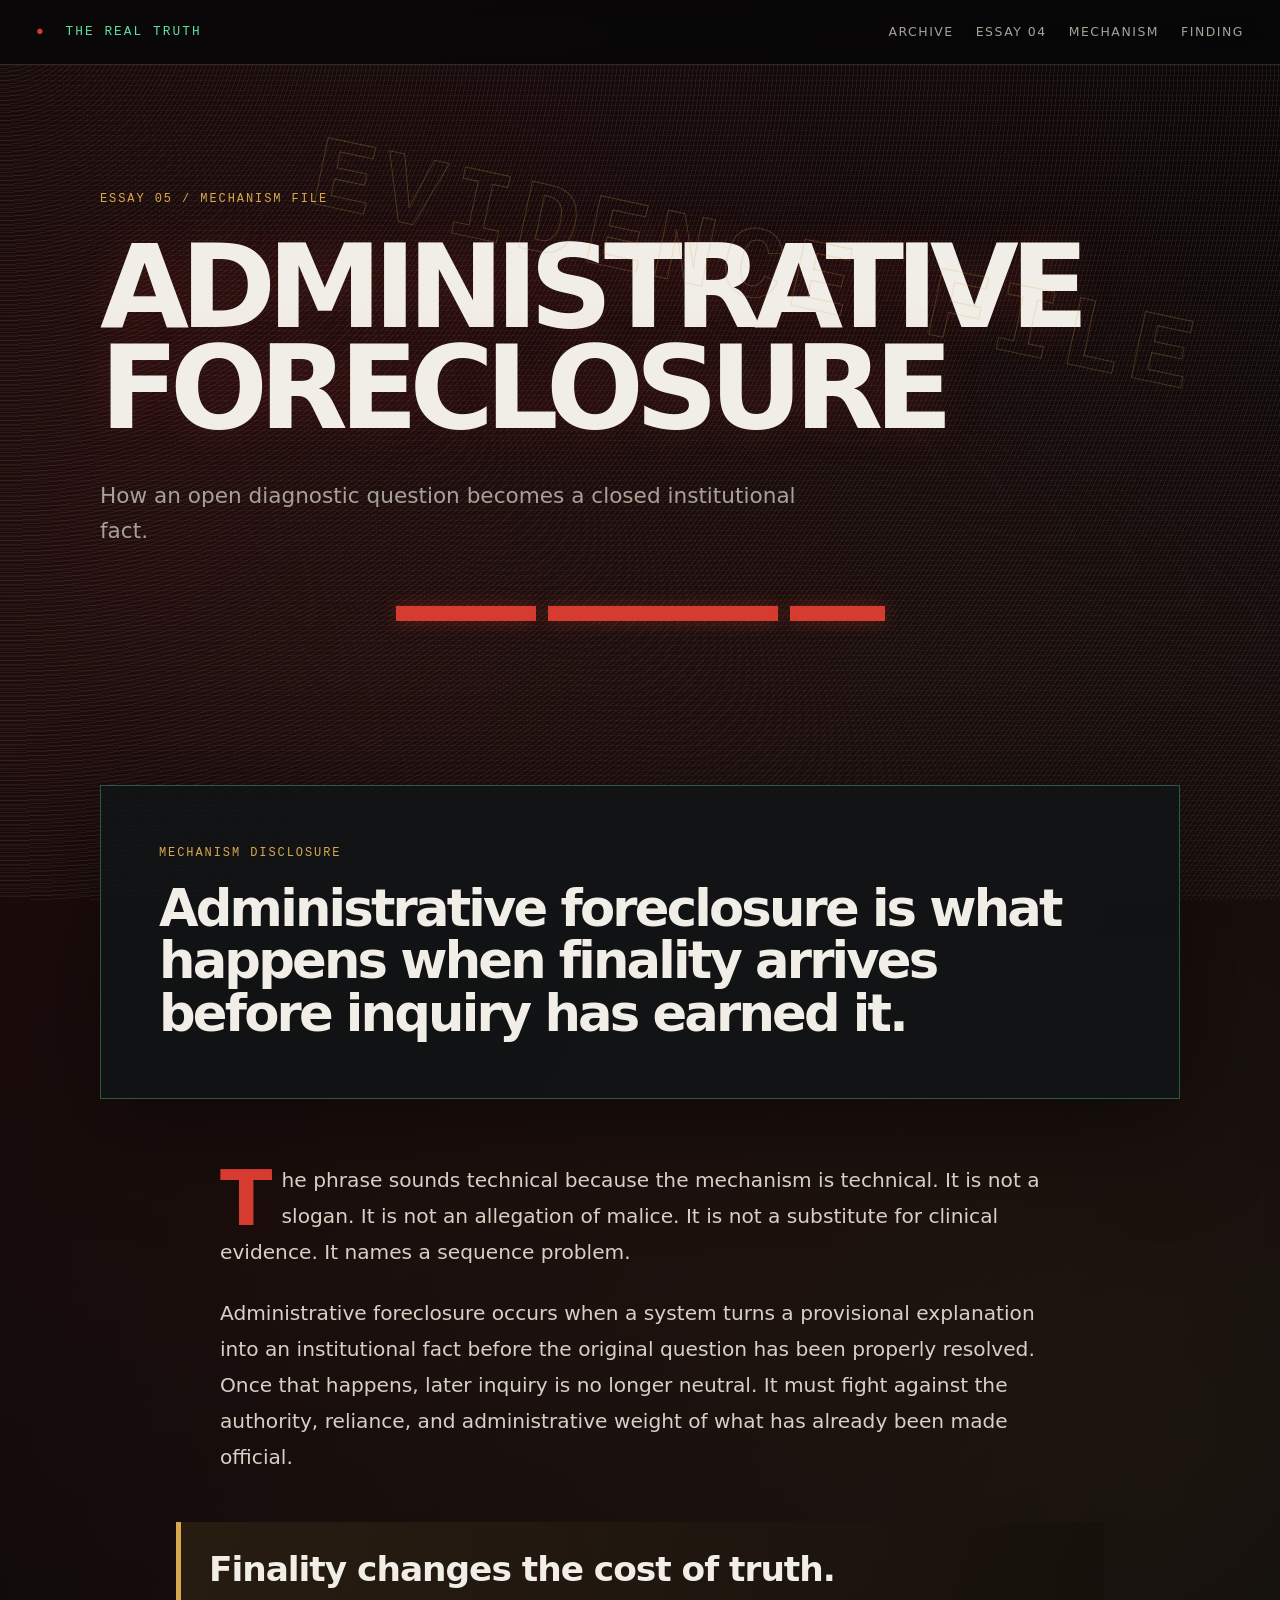
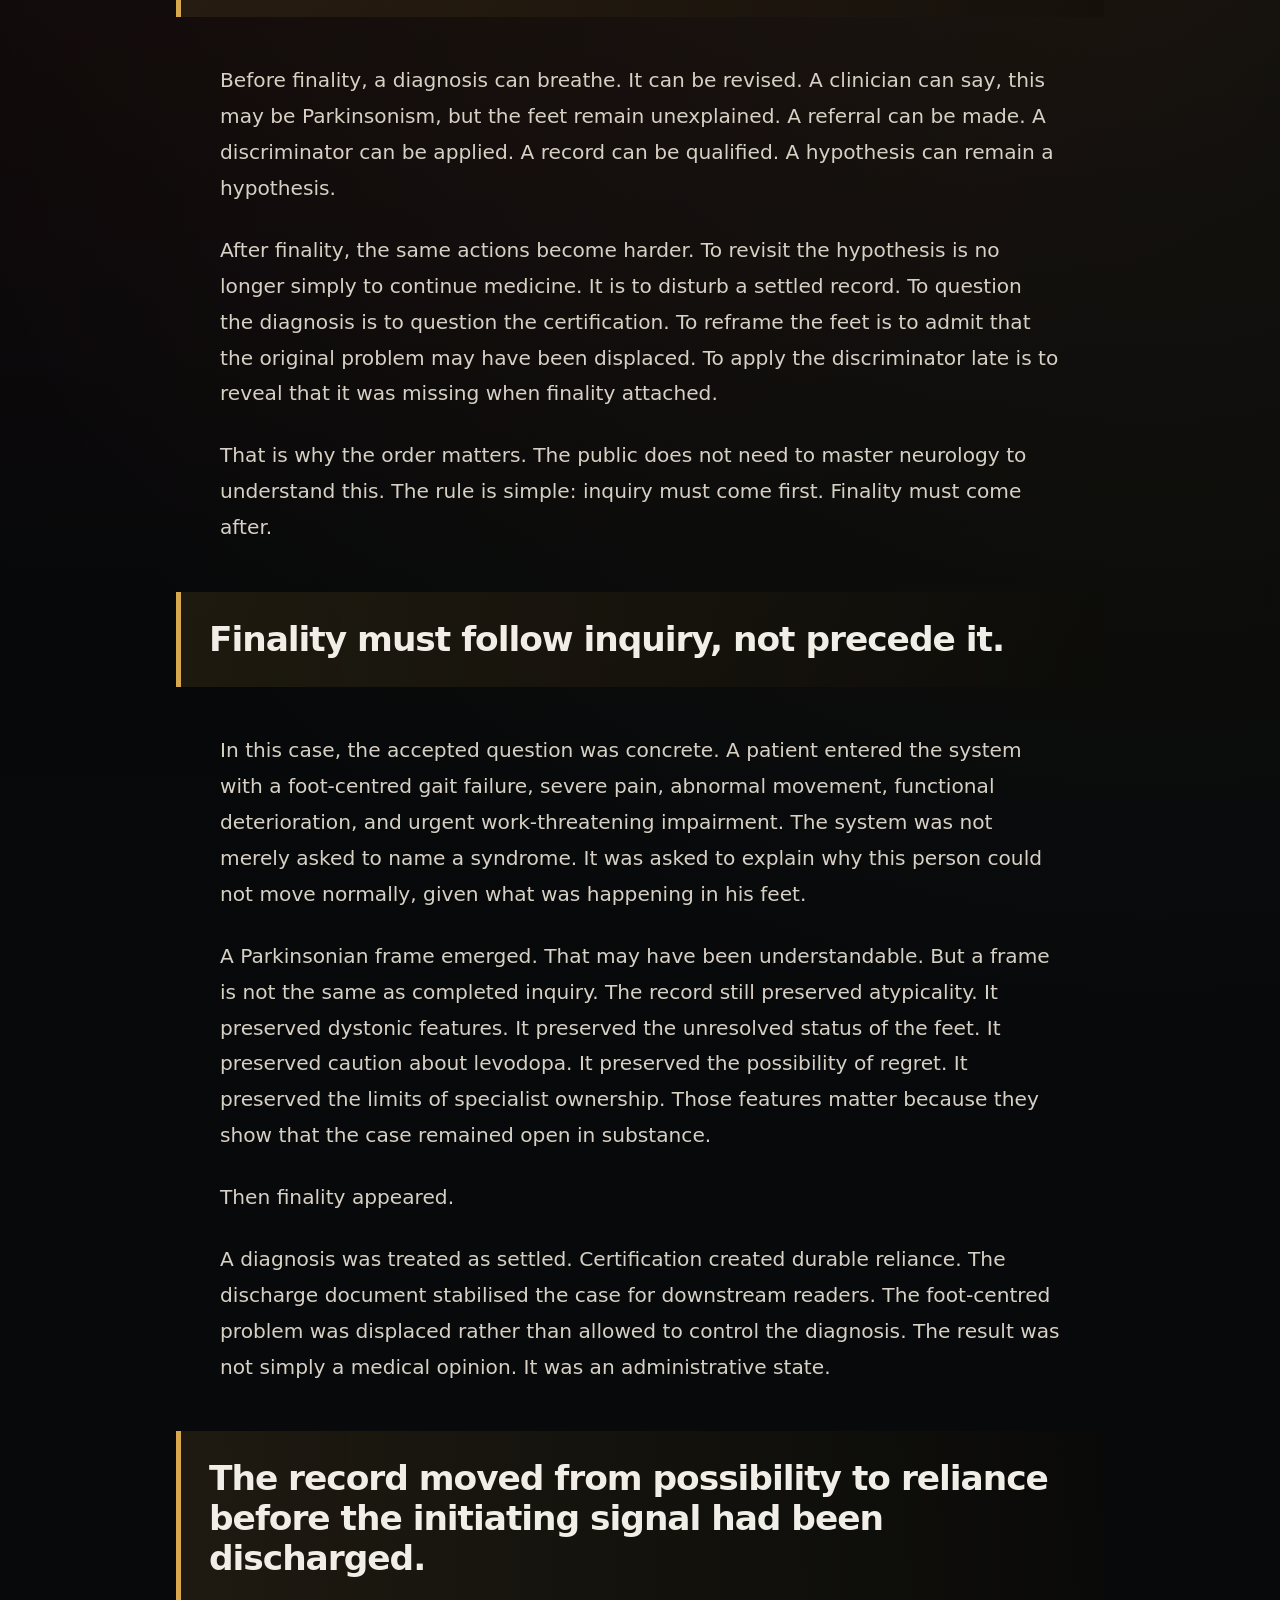
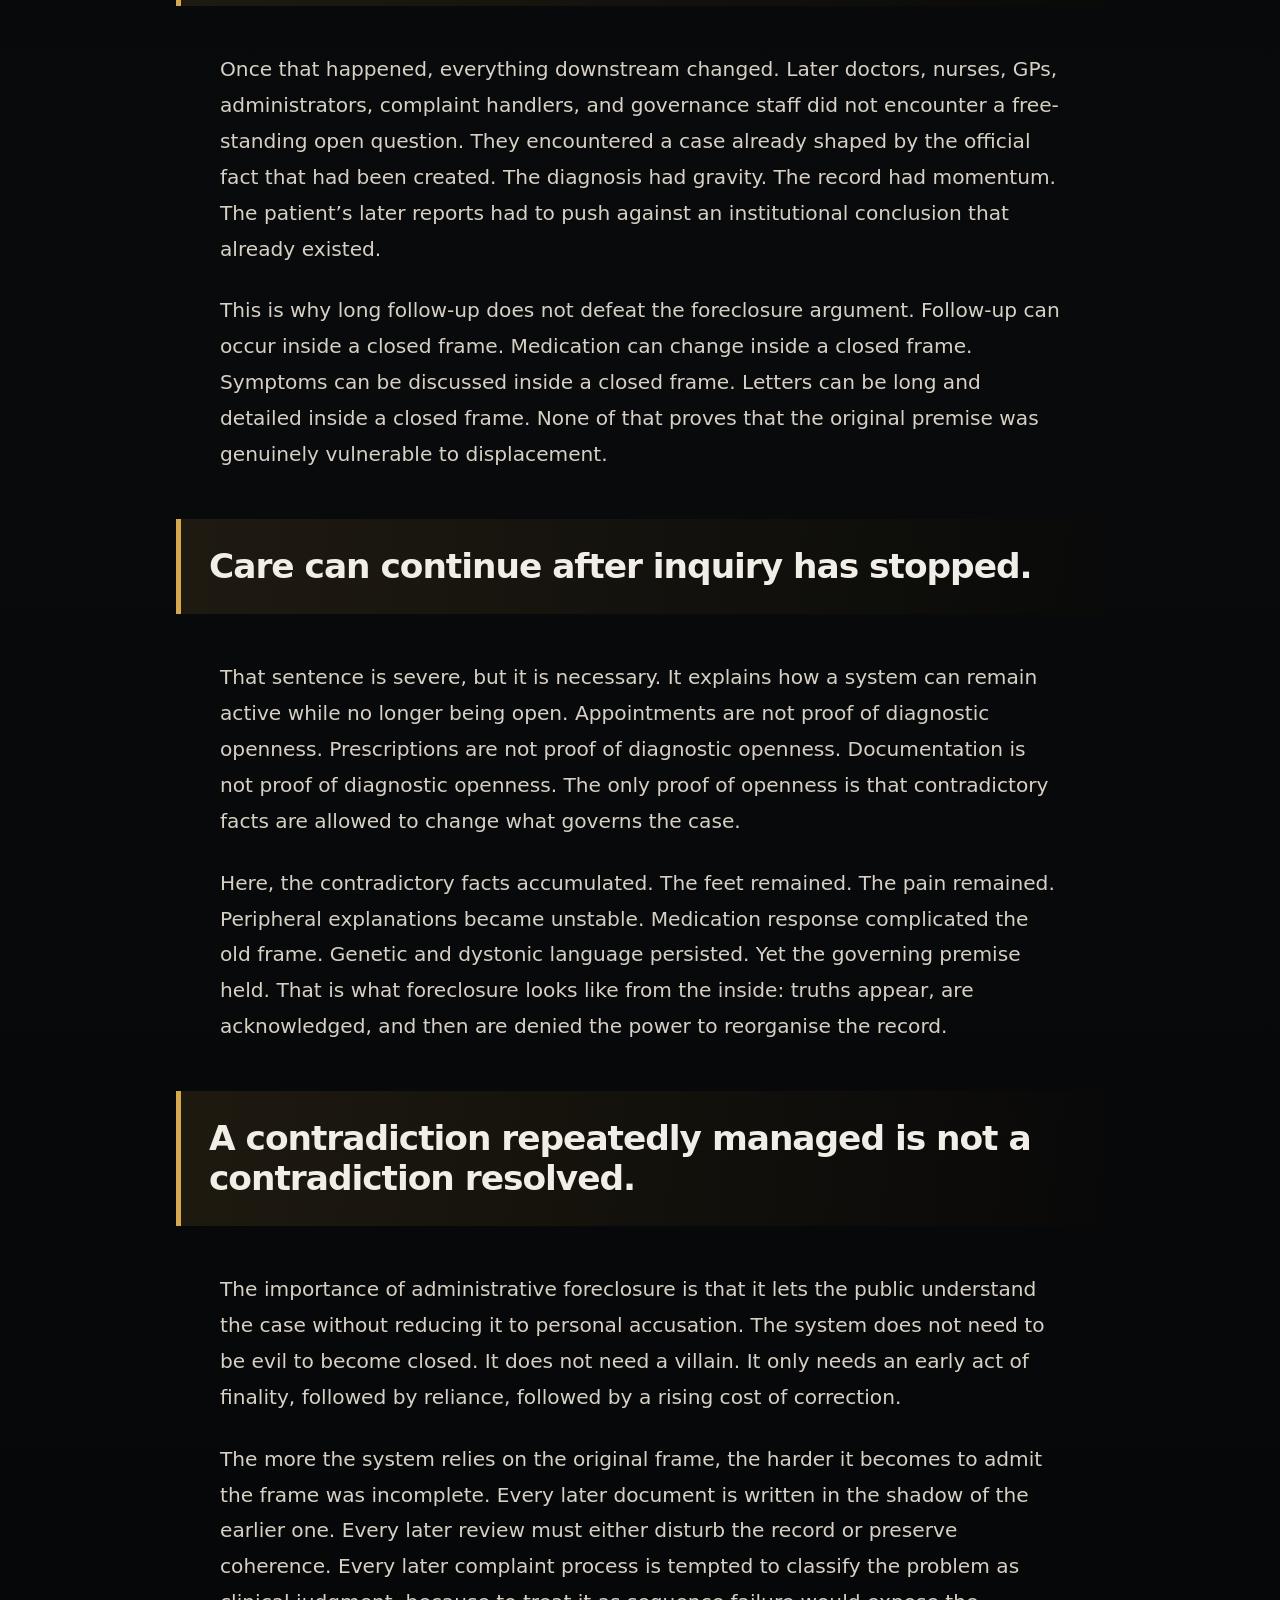
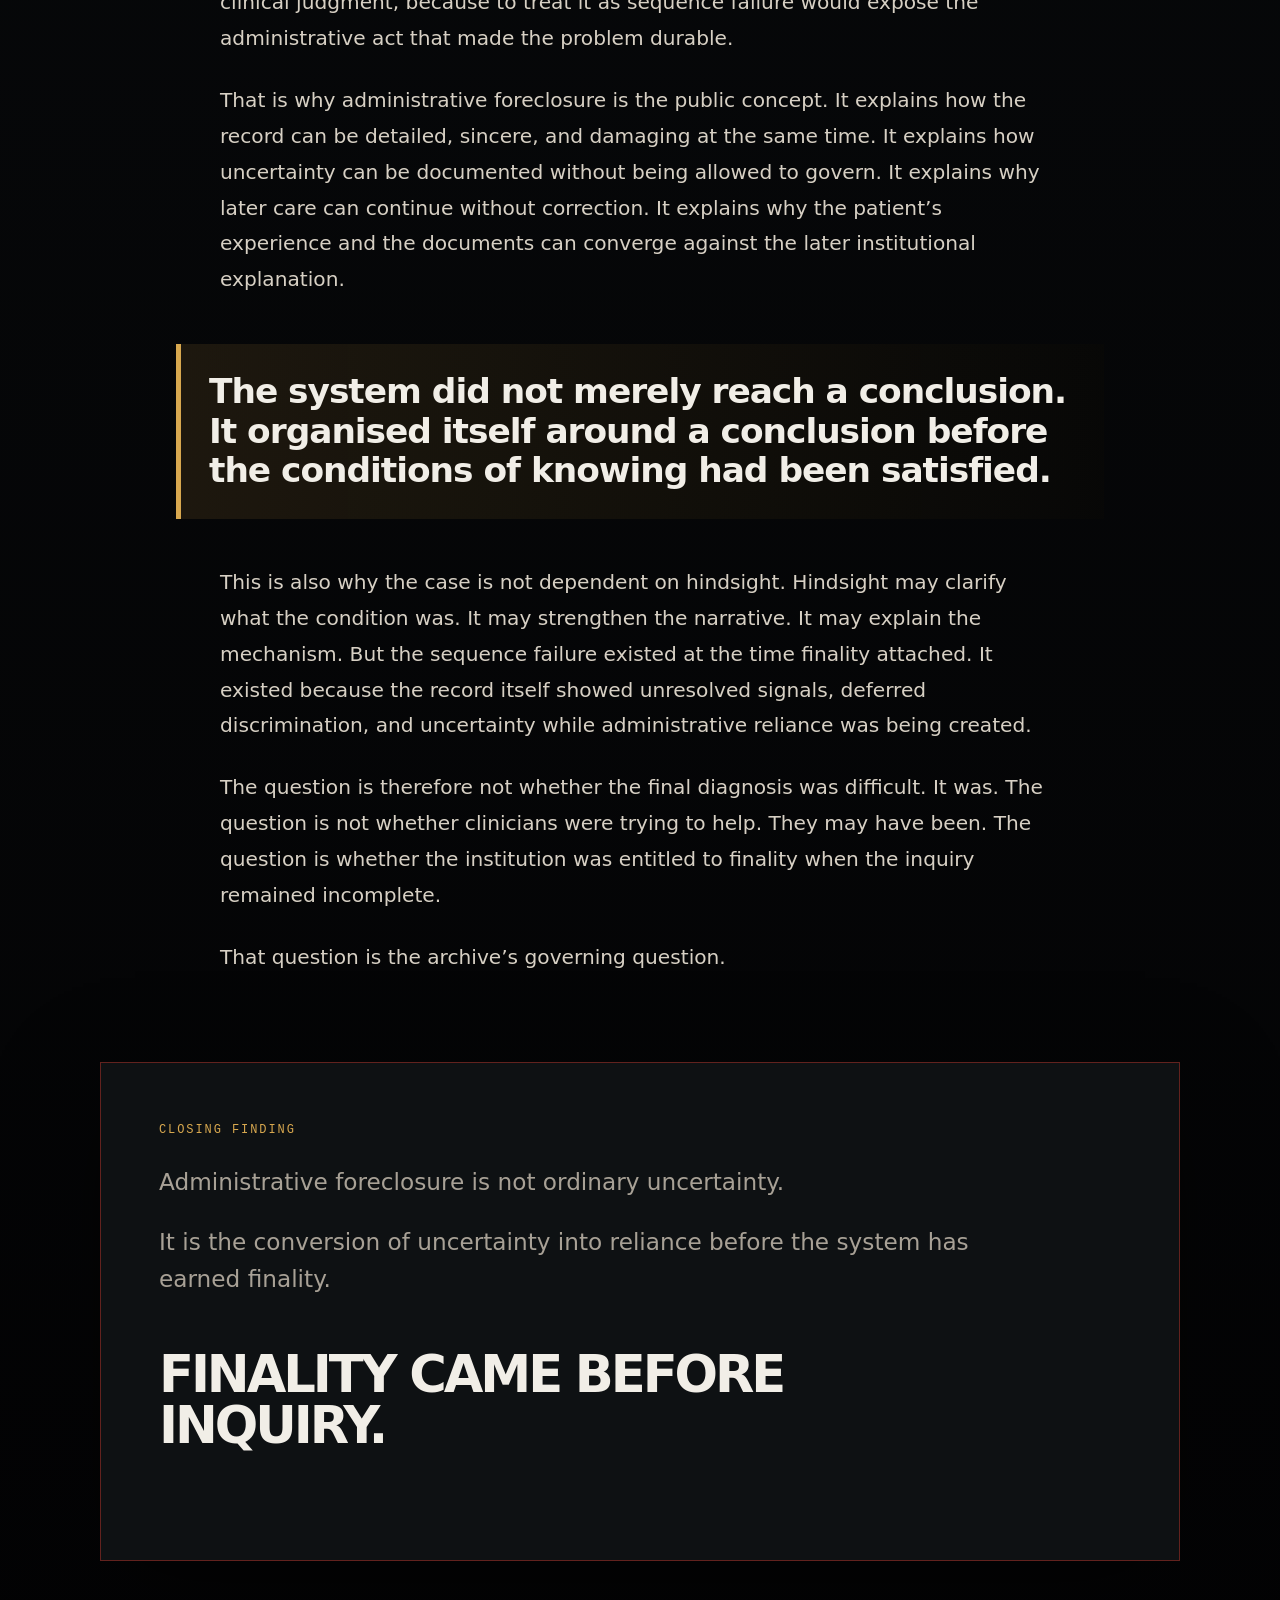
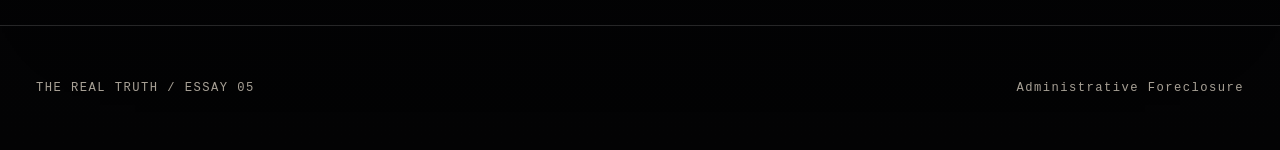
<file: essays/administrative-foreclosure.html>
<!DOCTYPE html>
<html lang="en">
<head>
  <meta charset="UTF-8" />
  <meta name="viewport" content="width=device-width, initial-scale=1.0" />
  <title>Administrative Foreclosure — The Real Truth</title>
  <meta name="description" content="A public explainer on administrative foreclosure: how an open diagnostic question becomes a closed institutional fact." />
  <link rel="stylesheet" href="../style.css" />
</head>

<body class="essay-body">
  <div class="noise"></div>
  <div class="scanline"></div>

  <header class="site-header">
    <div class="brand">
      <span class="seal">●</span>
      <span>THE REAL TRUTH</span>
    </div>
    <nav aria-label="Primary navigation">
      <a href="../index.html">Archive</a>
      <a href="the-record-that-spoke-against-itself.html">Essay 04</a>
      <a href="#mechanism">Mechanism</a>
      <a href="#finding">Finding</a>
    </nav>
  </header>

  <main>
    <article class="essay-shell">
      <header class="essay-hero">
        <div class="classification">ESSAY 05 / MECHANISM FILE</div>
        <h1>Administrative Foreclosure</h1>
        <p class="essay-subtitle">
          How an open diagnostic question becomes a closed institutional fact.
        </p>
        <div class="redaction-row" aria-hidden="true">
          <span></span><span></span><span></span>
        </div>
      </header>

      <section id="mechanism" class="essay-panel signal-panel">
        <div class="panel-label">MECHANISM DISCLOSURE</div>
        <p class="lede">
          Administrative foreclosure is what happens when finality arrives before inquiry has earned it.
        </p>
      </section>

      <section class="essay-content">
        <p>
          The phrase sounds technical because the mechanism is technical. It is not a slogan. It is not an allegation of malice. It is not a substitute for clinical evidence. It names a sequence problem.
        </p>

        <p>
          Administrative foreclosure occurs when a system turns a provisional explanation into an institutional fact before the original question has been properly resolved. Once that happens, later inquiry is no longer neutral. It must fight against the authority, reliance, and administrative weight of what has already been made official.
        </p>

        <blockquote>
          Finality changes the cost of truth.
        </blockquote>

        <p>
          Before finality, a diagnosis can breathe. It can be revised. A clinician can say, this may be Parkinsonism, but the feet remain unexplained. A referral can be made. A discriminator can be applied. A record can be qualified. A hypothesis can remain a hypothesis.
        </p>

        <p>
          After finality, the same actions become harder. To revisit the hypothesis is no longer simply to continue medicine. It is to disturb a settled record. To question the diagnosis is to question the certification. To reframe the feet is to admit that the original problem may have been displaced. To apply the discriminator late is to reveal that it was missing when finality attached.
        </p>

        <p>
          That is why the order matters. The public does not need to master neurology to understand this. The rule is simple: inquiry must come first. Finality must come after.
        </p>

        <blockquote>
          Finality must follow inquiry, not precede it.
        </blockquote>

        <p>
          In this case, the accepted question was concrete. A patient entered the system with a foot-centred gait failure, severe pain, abnormal movement, functional deterioration, and urgent work-threatening impairment. The system was not merely asked to name a syndrome. It was asked to explain why this person could not move normally, given what was happening in his feet.
        </p>

        <p>
          A Parkinsonian frame emerged. That may have been understandable. But a frame is not the same as completed inquiry. The record still preserved atypicality. It preserved dystonic features. It preserved the unresolved status of the feet. It preserved caution about levodopa. It preserved the possibility of regret. It preserved the limits of specialist ownership. Those features matter because they show that the case remained open in substance.
        </p>

        <p>
          Then finality appeared.
        </p>

        <p>
          A diagnosis was treated as settled. Certification created durable reliance. The discharge document stabilised the case for downstream readers. The foot-centred problem was displaced rather than allowed to control the diagnosis. The result was not simply a medical opinion. It was an administrative state.
        </p>

        <blockquote>
          The record moved from possibility to reliance before the initiating signal had been discharged.
        </blockquote>

        <p>
          Once that happened, everything downstream changed. Later doctors, nurses, GPs, administrators, complaint handlers, and governance staff did not encounter a free-standing open question. They encountered a case already shaped by the official fact that had been created. The diagnosis had gravity. The record had momentum. The patient’s later reports had to push against an institutional conclusion that already existed.
        </p>

        <p>
          This is why long follow-up does not defeat the foreclosure argument. Follow-up can occur inside a closed frame. Medication can change inside a closed frame. Symptoms can be discussed inside a closed frame. Letters can be long and detailed inside a closed frame. None of that proves that the original premise was genuinely vulnerable to displacement.
        </p>

        <blockquote>
          Care can continue after inquiry has stopped.
        </blockquote>

        <p>
          That sentence is severe, but it is necessary. It explains how a system can remain active while no longer being open. Appointments are not proof of diagnostic openness. Prescriptions are not proof of diagnostic openness. Documentation is not proof of diagnostic openness. The only proof of openness is that contradictory facts are allowed to change what governs the case.
        </p>

        <p>
          Here, the contradictory facts accumulated. The feet remained. The pain remained. Peripheral explanations became unstable. Medication response complicated the old frame. Genetic and dystonic language persisted. Yet the governing premise held. That is what foreclosure looks like from the inside: truths appear, are acknowledged, and then are denied the power to reorganise the record.
        </p>

        <blockquote>
          A contradiction repeatedly managed is not a contradiction resolved.
        </blockquote>

        <p>
          The importance of administrative foreclosure is that it lets the public understand the case without reducing it to personal accusation. The system does not need to be evil to become closed. It does not need a villain. It only needs an early act of finality, followed by reliance, followed by a rising cost of correction.
        </p>

        <p>
          The more the system relies on the original frame, the harder it becomes to admit the frame was incomplete. Every later document is written in the shadow of the earlier one. Every later review must either disturb the record or preserve coherence. Every later complaint process is tempted to classify the problem as clinical judgment, because to treat it as sequence failure would expose the administrative act that made the problem durable.
        </p>

        <p>
          That is why administrative foreclosure is the public concept. It explains how the record can be detailed, sincere, and damaging at the same time. It explains how uncertainty can be documented without being allowed to govern. It explains why later care can continue without correction. It explains why the patient’s experience and the documents can converge against the later institutional explanation.
        </p>

        <blockquote>
          The system did not merely reach a conclusion. It organised itself around a conclusion before the conditions of knowing had been satisfied.
        </blockquote>

        <p>
          This is also why the case is not dependent on hindsight. Hindsight may clarify what the condition was. It may strengthen the narrative. It may explain the mechanism. But the sequence failure existed at the time finality attached. It existed because the record itself showed unresolved signals, deferred discrimination, and uncertainty while administrative reliance was being created.
        </p>

        <p>
          The question is therefore not whether the final diagnosis was difficult. It was. The question is not whether clinicians were trying to help. They may have been. The question is whether the institution was entitled to finality when the inquiry remained incomplete.
        </p>

        <p>
          That question is the archive’s governing question.
        </p>
      </section>

      <section id="finding" class="essay-panel close-panel">
        <div class="panel-label">CLOSING FINDING</div>
        <p>
          Administrative foreclosure is not ordinary uncertainty.
        </p>
        <p>
          It is the conversion of uncertainty into reliance before the system has earned finality.
        </p>
        <p>
          Finality came before inquiry.
        </p>
      </section>
    </article>
  </main>

  <footer>
    <p>THE REAL TRUTH / ESSAY 05</p>
    <p>Administrative Foreclosure</p>
  </footer>
</body>
</html>
</file>
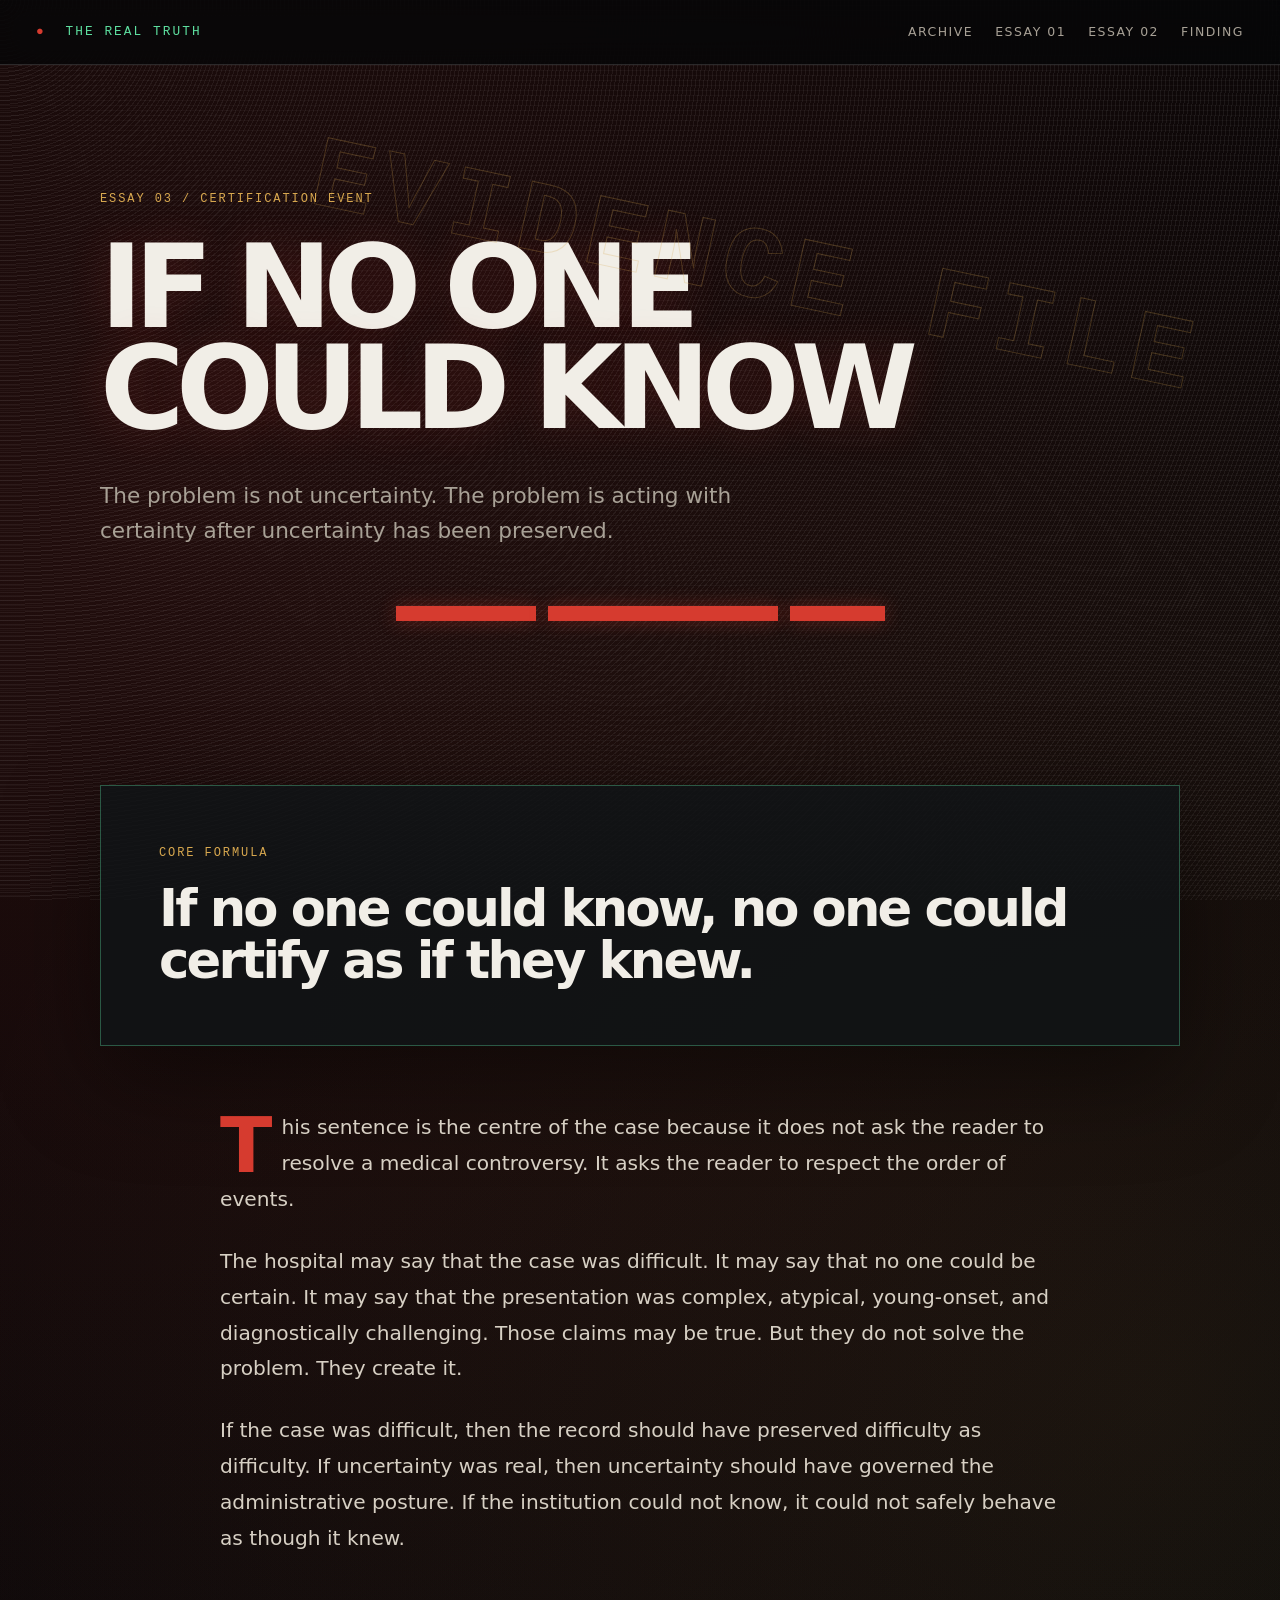
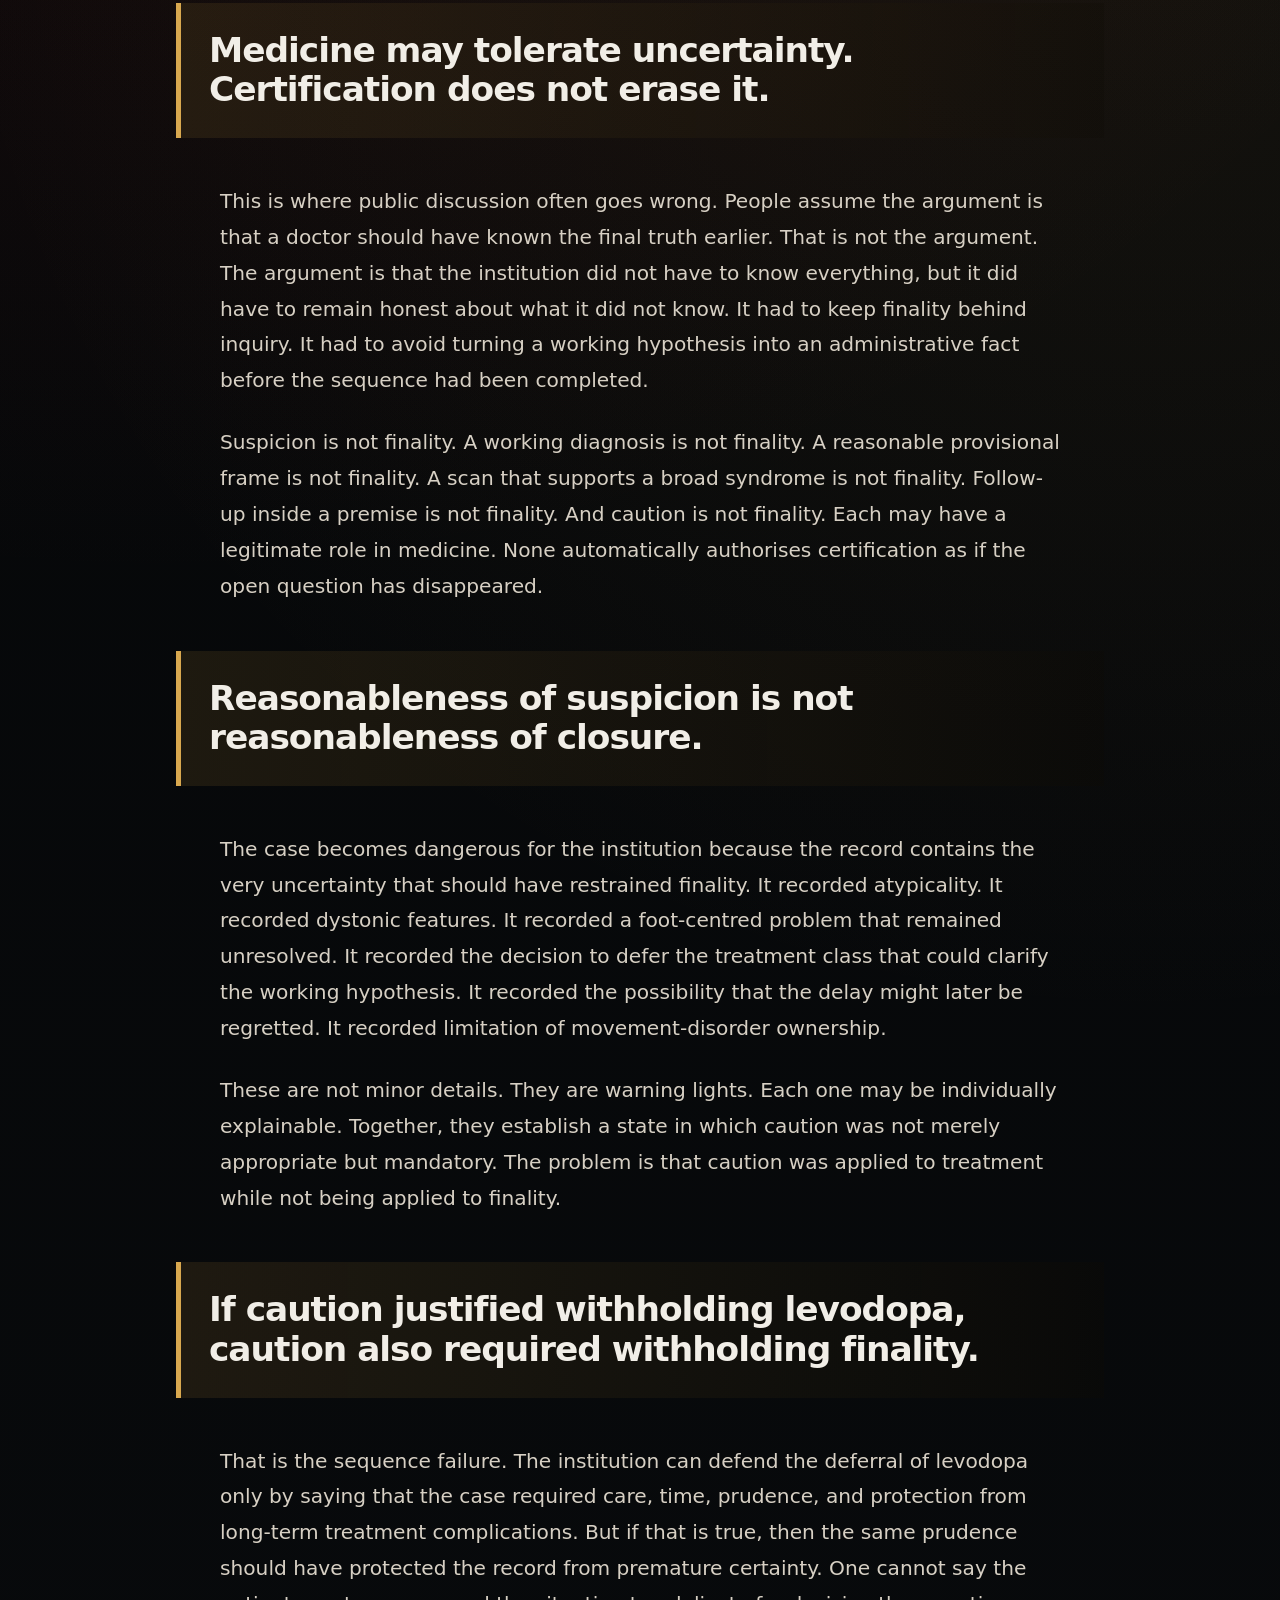
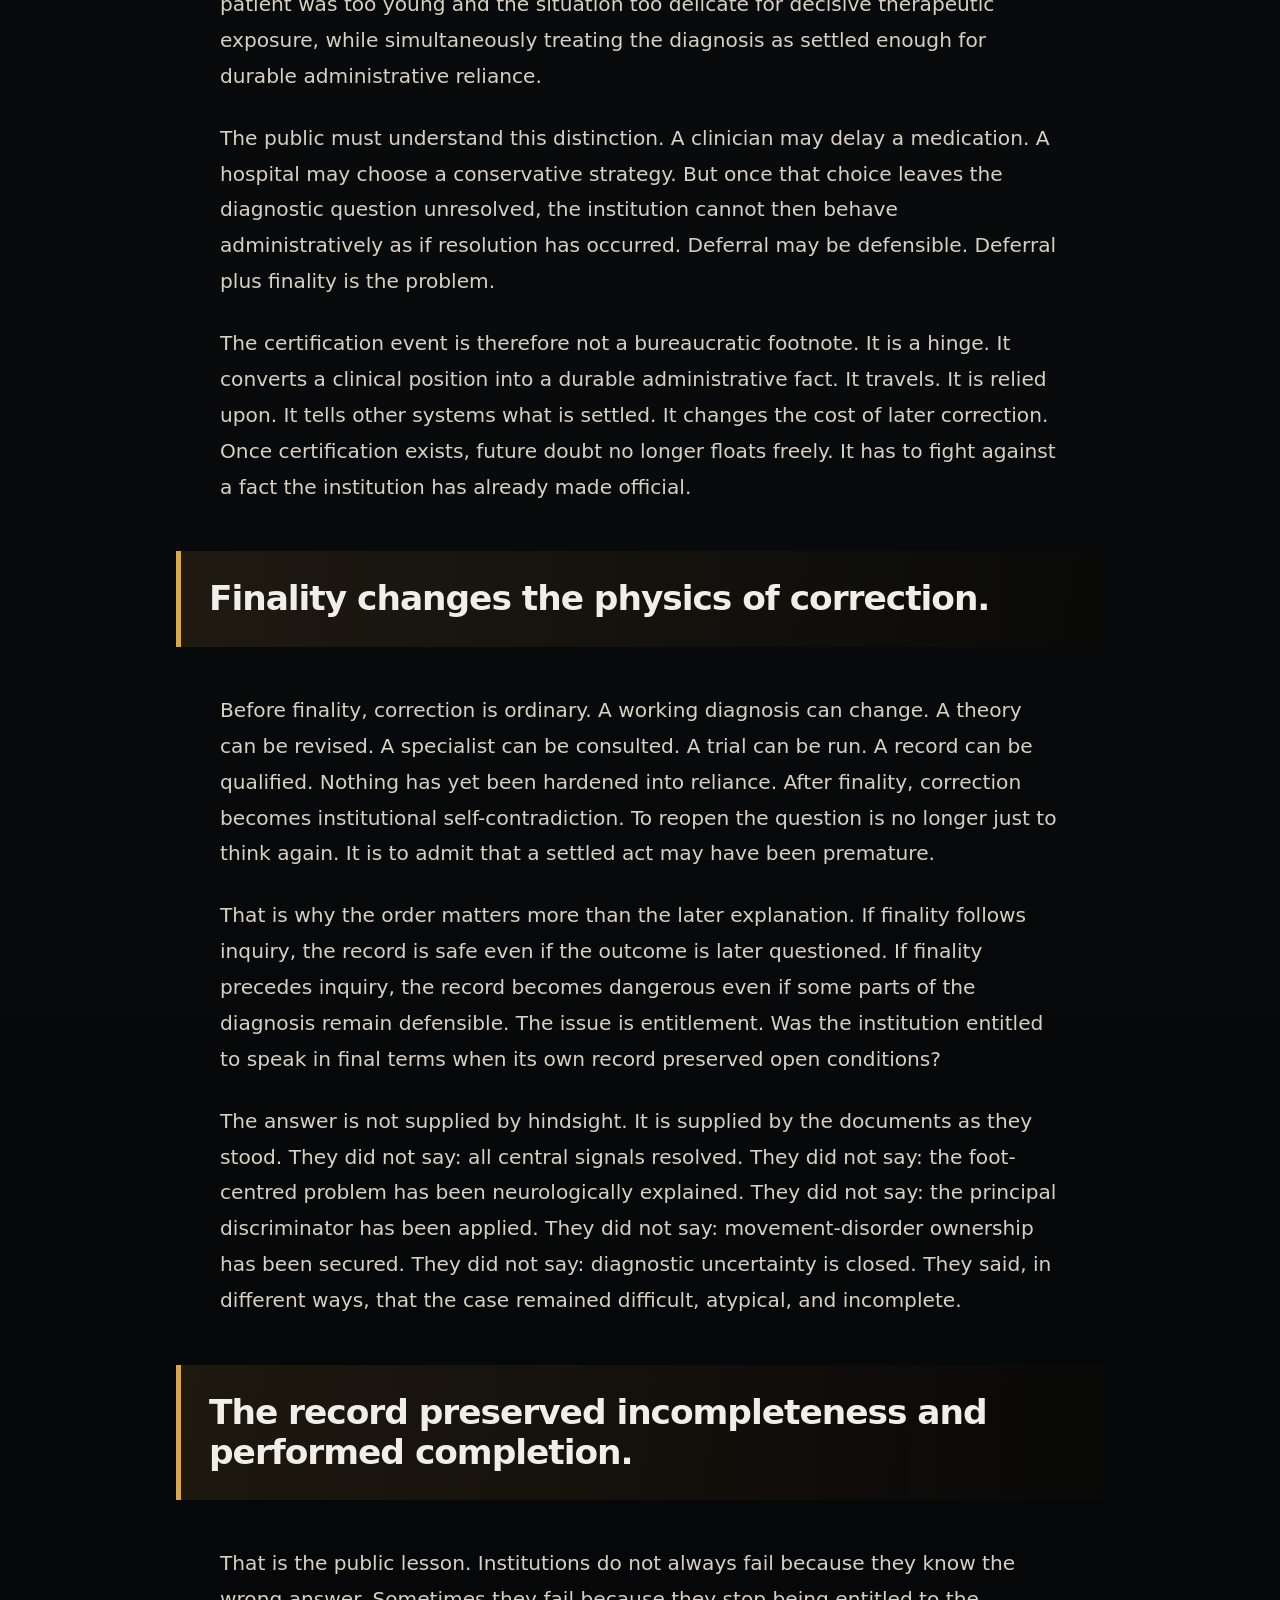
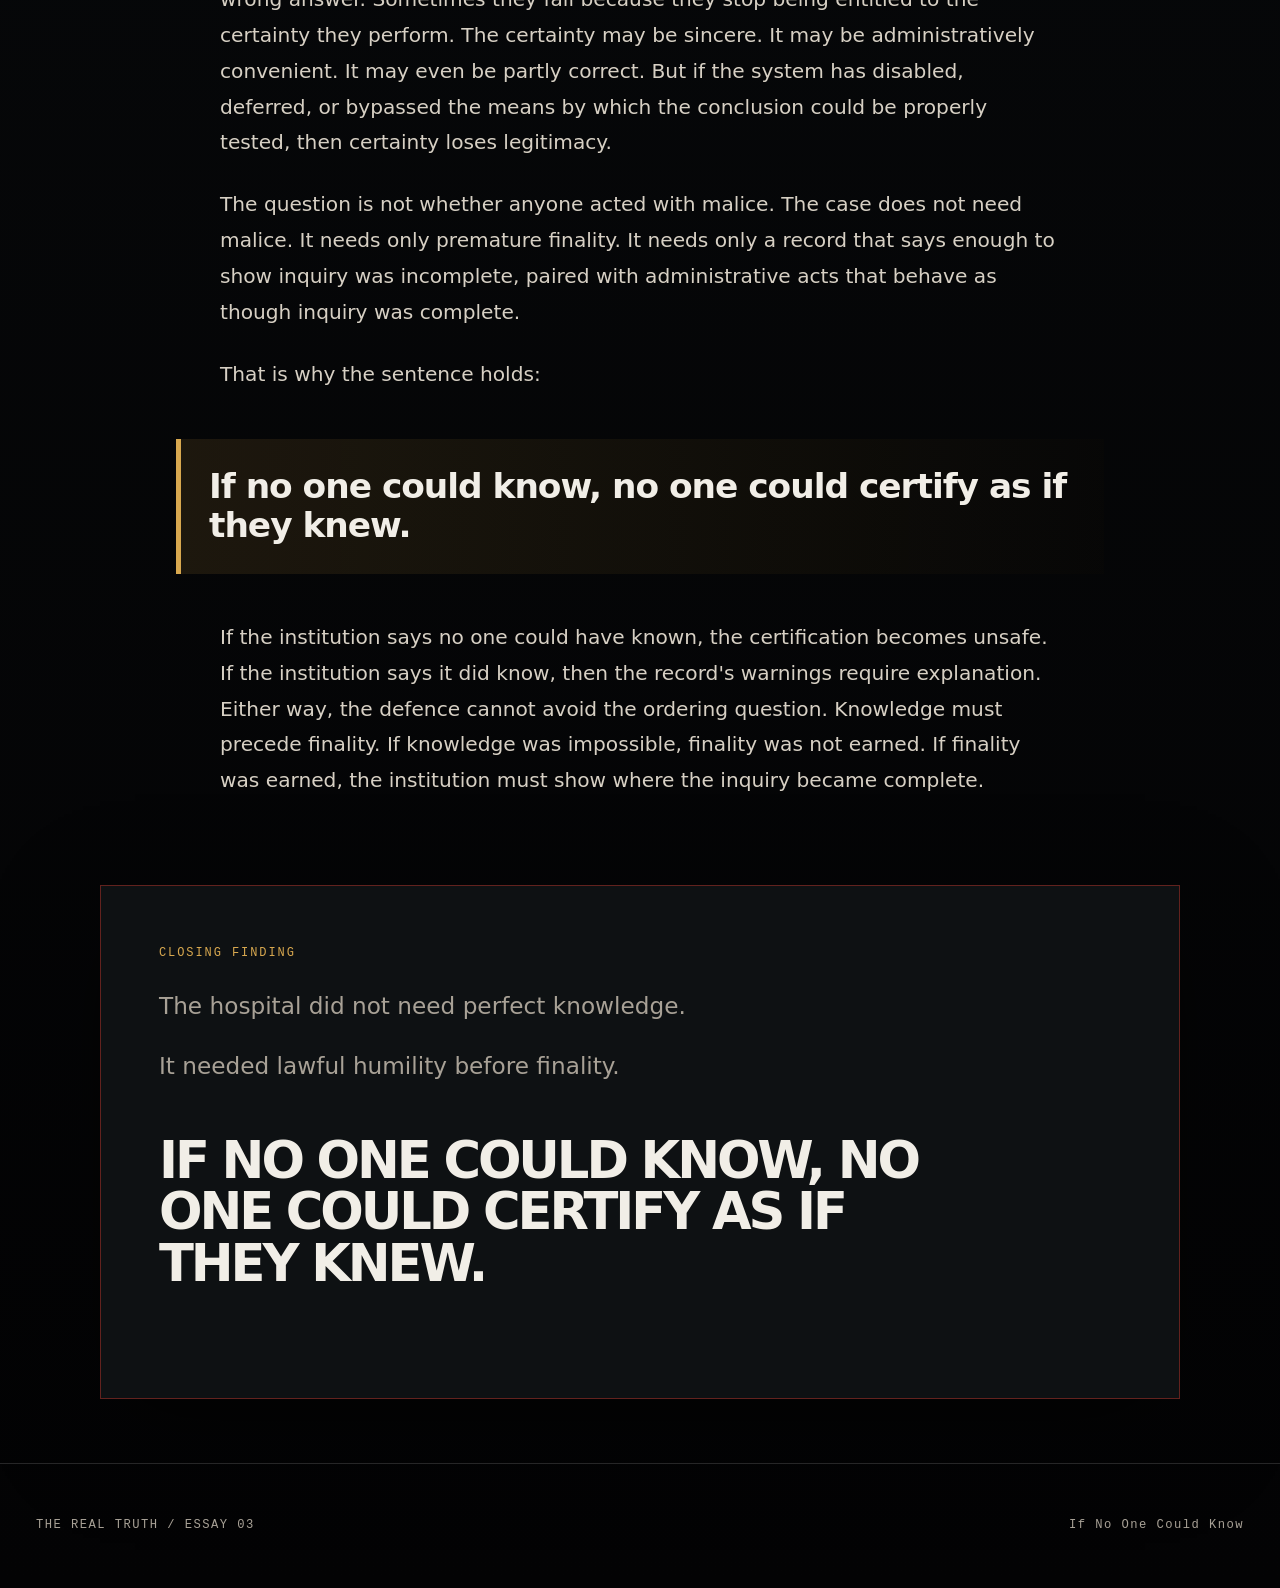
<file: essays/if-no-one-could-know.html>
<!DOCTYPE html>
<html lang="en">
<head>
  <meta charset="UTF-8" />
  <meta name="viewport" content="width=device-width, initial-scale=1.0" />
  <title>If No One Could Know — The Real Truth</title>
  <meta name="description" content="A public documentary essay on uncertainty, certification, and the loss of entitlement to finality." />
  <link rel="stylesheet" href="../style.css" />
</head>

<body class="essay-body">
  <div class="noise"></div>
  <div class="scanline"></div>

  <header class="site-header">
    <div class="brand">
      <span class="seal">●</span>
      <span>THE REAL TRUTH</span>
    </div>
    <nav aria-label="Primary navigation">
      <a href="../index.html">Archive</a>
      <a href="why-the-hospital-should-not-defend-this-case.html">Essay 01</a>
      <a href="the-feet-were-the-case.html">Essay 02</a>
      <a href="#finding">Finding</a>
    </nav>
  </header>

  <main>
    <article class="essay-shell">
      <header class="essay-hero">
        <div class="classification">ESSAY 03 / CERTIFICATION EVENT</div>
        <h1>If No One Could Know</h1>
        <p class="essay-subtitle">
          The problem is not uncertainty. The problem is acting with certainty after uncertainty has been preserved.
        </p>
        <div class="redaction-row" aria-hidden="true">
          <span></span><span></span><span></span>
        </div>
      </header>

      <section class="essay-panel signal-panel">
        <div class="panel-label">CORE FORMULA</div>
        <p class="lede">
          If no one could know, no one could certify as if they knew.
        </p>
      </section>

      <section class="essay-content">
        <p>
          This sentence is the centre of the case because it does not ask the reader to resolve a medical controversy. It asks the reader to respect the order of events.
        </p>

        <p>
          The hospital may say that the case was difficult. It may say that no one could be certain. It may say that the presentation was complex, atypical, young-onset, and diagnostically challenging. Those claims may be true. But they do not solve the problem. They create it.
        </p>

        <p>
          If the case was difficult, then the record should have preserved difficulty as difficulty. If uncertainty was real, then uncertainty should have governed the administrative posture. If the institution could not know, it could not safely behave as though it knew.
        </p>

        <blockquote>
          Medicine may tolerate uncertainty. Certification does not erase it.
        </blockquote>

        <p>
          This is where public discussion often goes wrong. People assume the argument is that a doctor should have known the final truth earlier. That is not the argument. The argument is that the institution did not have to know everything, but it did have to remain honest about what it did not know. It had to keep finality behind inquiry. It had to avoid turning a working hypothesis into an administrative fact before the sequence had been completed.
        </p>

        <p>
          Suspicion is not finality. A working diagnosis is not finality. A reasonable provisional frame is not finality. A scan that supports a broad syndrome is not finality. Follow-up inside a premise is not finality. And caution is not finality. Each may have a legitimate role in medicine. None automatically authorises certification as if the open question has disappeared.
        </p>

        <blockquote>
          Reasonableness of suspicion is not reasonableness of closure.
        </blockquote>

        <p>
          The case becomes dangerous for the institution because the record contains the very uncertainty that should have restrained finality. It recorded atypicality. It recorded dystonic features. It recorded a foot-centred problem that remained unresolved. It recorded the decision to defer the treatment class that could clarify the working hypothesis. It recorded the possibility that the delay might later be regretted. It recorded limitation of movement-disorder ownership.
        </p>

        <p>
          These are not minor details. They are warning lights. Each one may be individually explainable. Together, they establish a state in which caution was not merely appropriate but mandatory. The problem is that caution was applied to treatment while not being applied to finality.
        </p>

        <blockquote>
          If caution justified withholding levodopa, caution also required withholding finality.
        </blockquote>

        <p>
          That is the sequence failure. The institution can defend the deferral of levodopa only by saying that the case required care, time, prudence, and protection from long-term treatment complications. But if that is true, then the same prudence should have protected the record from premature certainty. One cannot say the patient was too young and the situation too delicate for decisive therapeutic exposure, while simultaneously treating the diagnosis as settled enough for durable administrative reliance.
        </p>

        <p>
          The public must understand this distinction. A clinician may delay a medication. A hospital may choose a conservative strategy. But once that choice leaves the diagnostic question unresolved, the institution cannot then behave administratively as if resolution has occurred. Deferral may be defensible. Deferral plus finality is the problem.
        </p>

        <p>
          The certification event is therefore not a bureaucratic footnote. It is a hinge. It converts a clinical position into a durable administrative fact. It travels. It is relied upon. It tells other systems what is settled. It changes the cost of later correction. Once certification exists, future doubt no longer floats freely. It has to fight against a fact the institution has already made official.
        </p>

        <blockquote>
          Finality changes the physics of correction.
        </blockquote>

        <p>
          Before finality, correction is ordinary. A working diagnosis can change. A theory can be revised. A specialist can be consulted. A trial can be run. A record can be qualified. Nothing has yet been hardened into reliance. After finality, correction becomes institutional self-contradiction. To reopen the question is no longer just to think again. It is to admit that a settled act may have been premature.
        </p>

        <p>
          That is why the order matters more than the later explanation. If finality follows inquiry, the record is safe even if the outcome is later questioned. If finality precedes inquiry, the record becomes dangerous even if some parts of the diagnosis remain defensible. The issue is entitlement. Was the institution entitled to speak in final terms when its own record preserved open conditions?
        </p>

        <p>
          The answer is not supplied by hindsight. It is supplied by the documents as they stood. They did not say: all central signals resolved. They did not say: the foot-centred problem has been neurologically explained. They did not say: the principal discriminator has been applied. They did not say: movement-disorder ownership has been secured. They did not say: diagnostic uncertainty is closed. They said, in different ways, that the case remained difficult, atypical, and incomplete.
        </p>

        <blockquote>
          The record preserved incompleteness and performed completion.
        </blockquote>

        <p>
          That is the public lesson. Institutions do not always fail because they know the wrong answer. Sometimes they fail because they stop being entitled to the certainty they perform. The certainty may be sincere. It may be administratively convenient. It may even be partly correct. But if the system has disabled, deferred, or bypassed the means by which the conclusion could be properly tested, then certainty loses legitimacy.
        </p>

        <p>
          The question is not whether anyone acted with malice. The case does not need malice. It needs only premature finality. It needs only a record that says enough to show inquiry was incomplete, paired with administrative acts that behave as though inquiry was complete.
        </p>

        <p>
          That is why the sentence holds:
        </p>

        <blockquote>
          If no one could know, no one could certify as if they knew.
        </blockquote>

        <p>
          If the institution says no one could have known, the certification becomes unsafe. If the institution says it did know, then the record's warnings require explanation. Either way, the defence cannot avoid the ordering question. Knowledge must precede finality. If knowledge was impossible, finality was not earned. If finality was earned, the institution must show where the inquiry became complete.
        </p>
      </section>

      <section id="finding" class="essay-panel close-panel">
        <div class="panel-label">CLOSING FINDING</div>
        <p>
          The hospital did not need perfect knowledge.
        </p>
        <p>
          It needed lawful humility before finality.
        </p>
        <p>
          If no one could know, no one could certify as if they knew.
        </p>
      </section>
    </article>
  </main>

  <footer>
    <p>THE REAL TRUTH / ESSAY 03</p>
    <p>If No One Could Know</p>
  </footer>
</body>
</html>
</file>
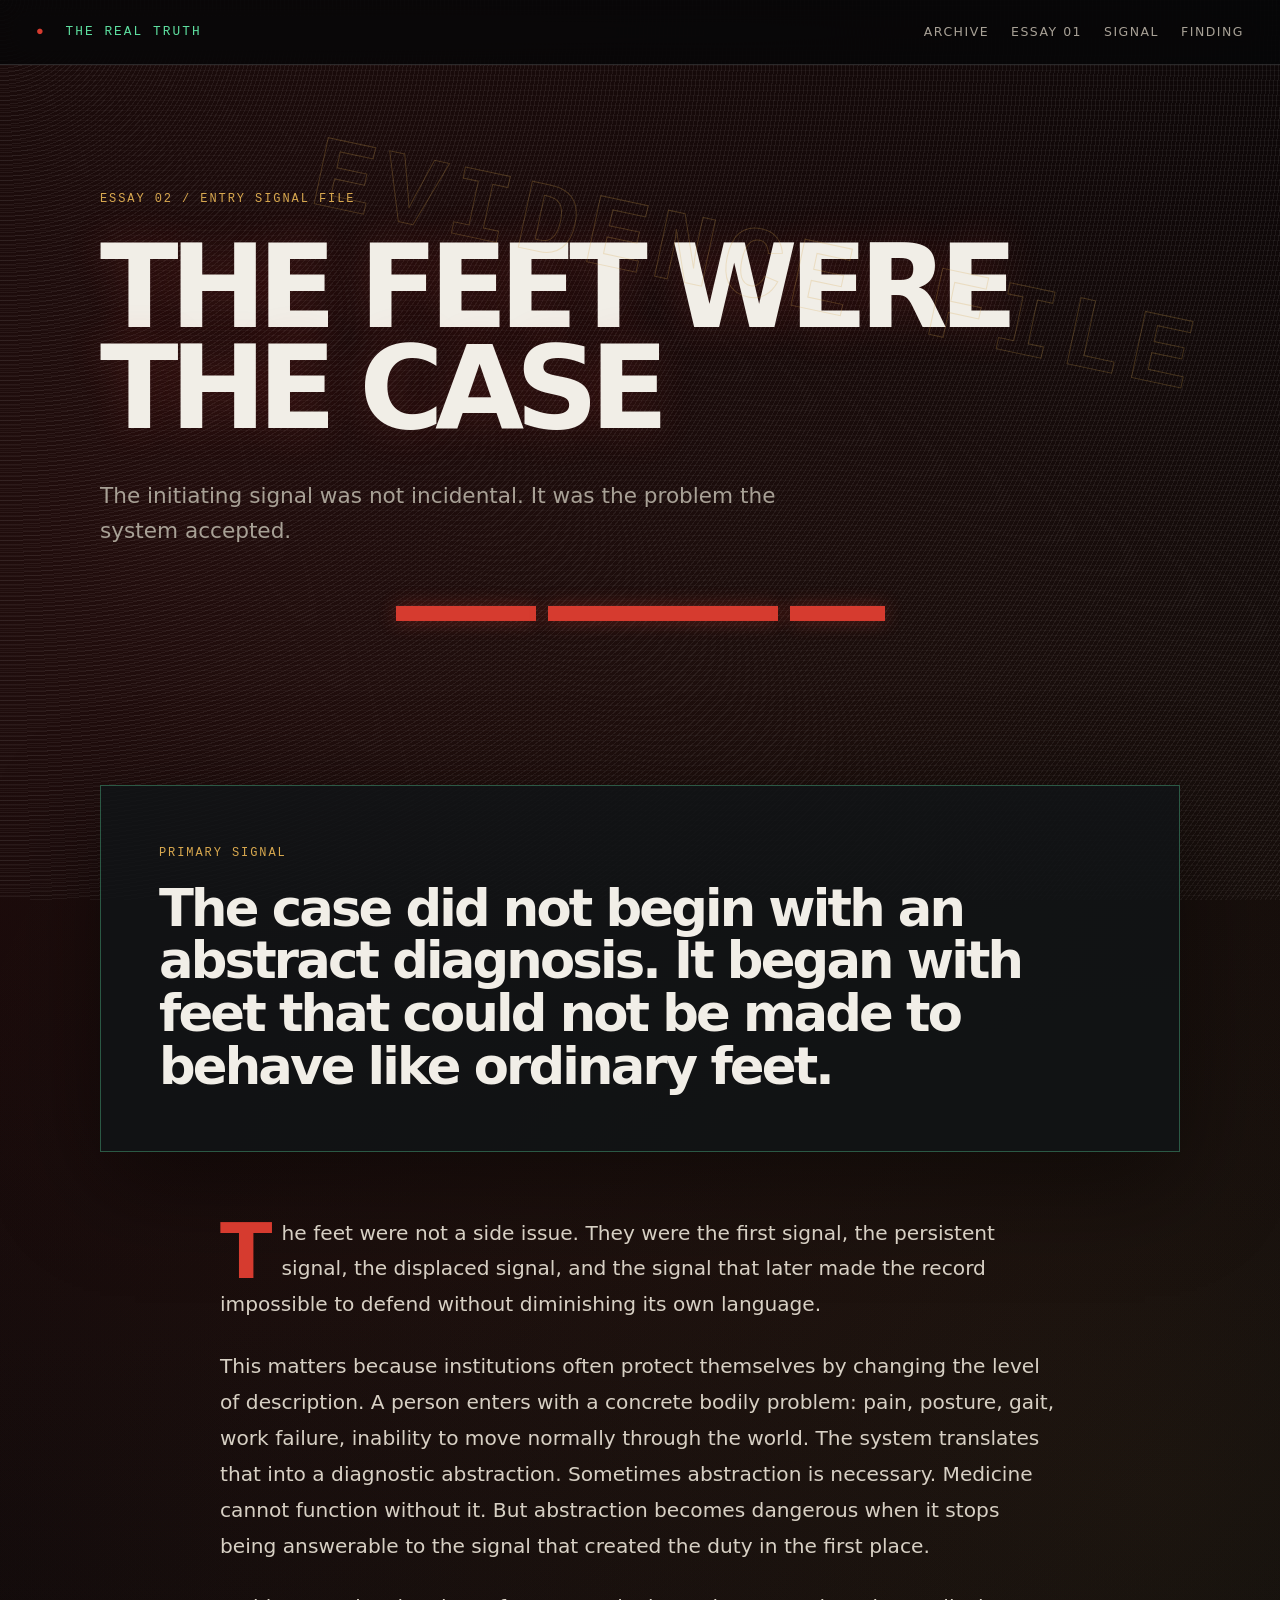
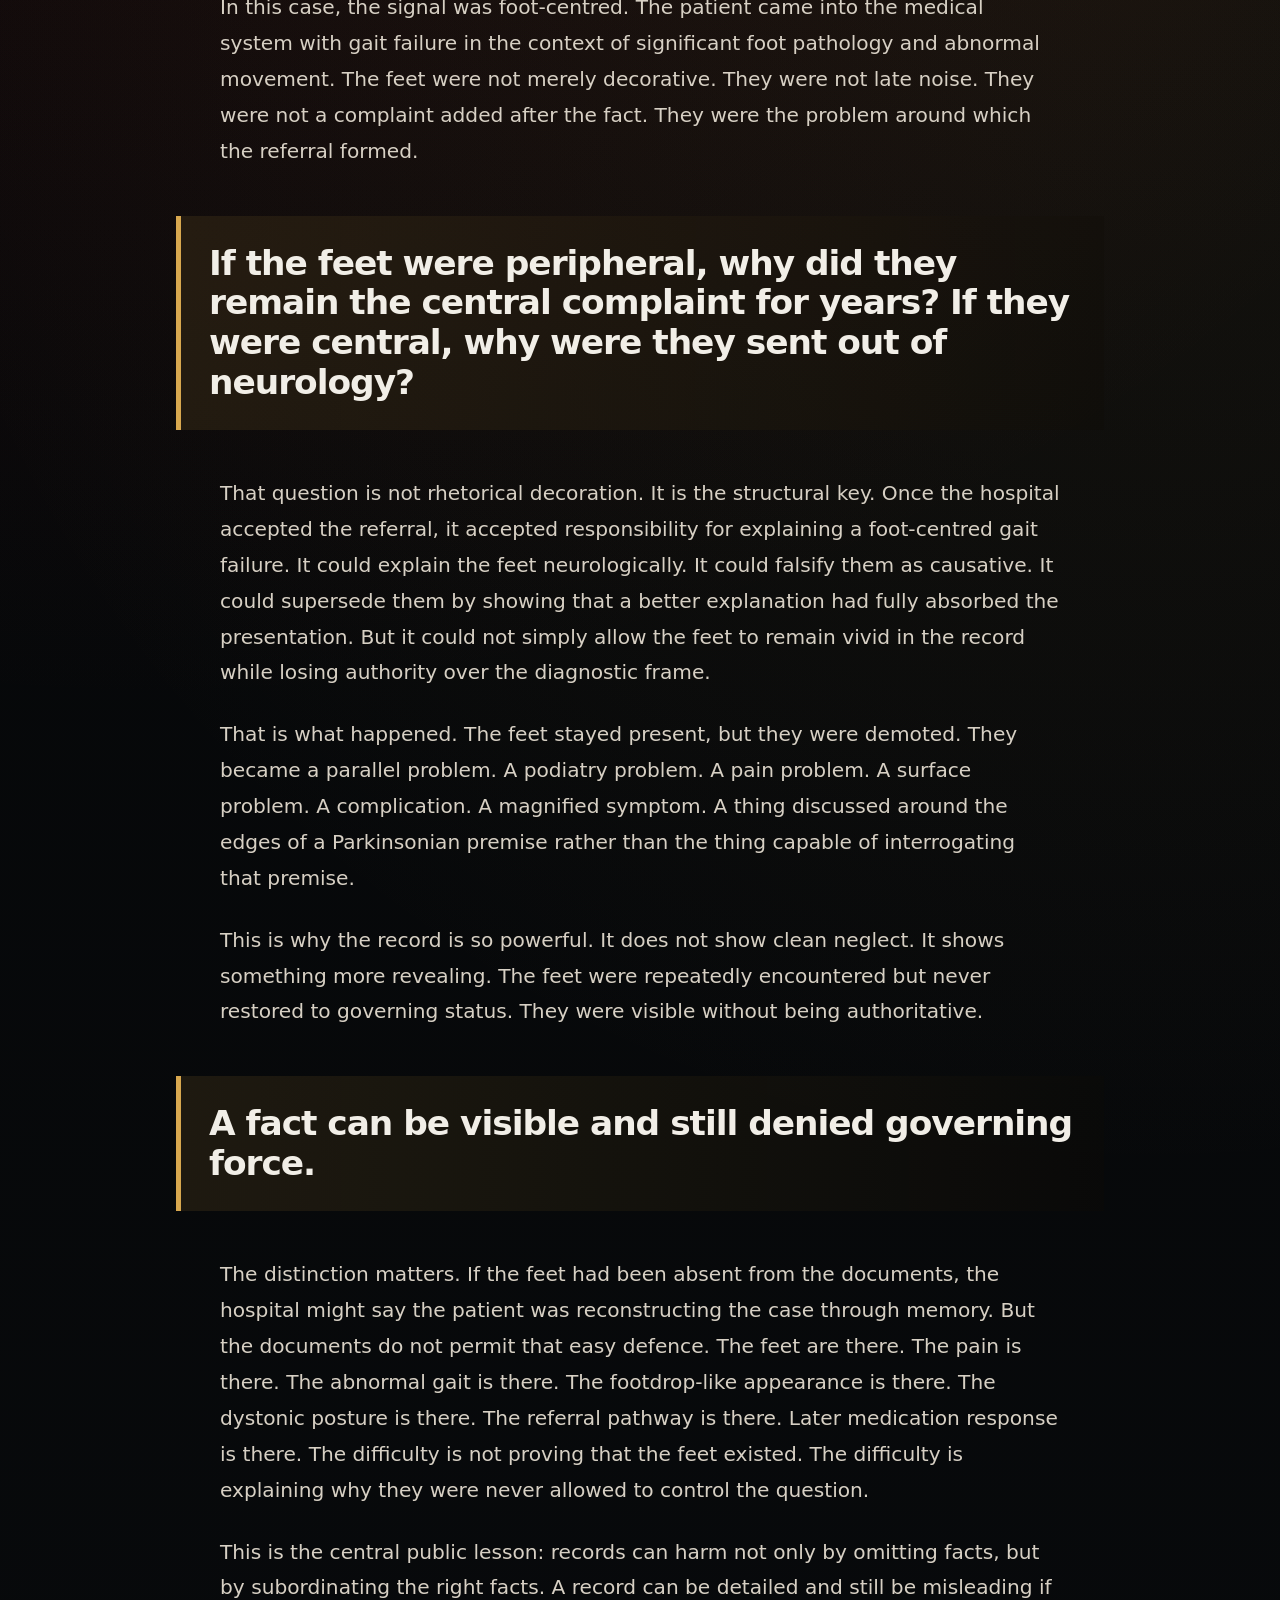
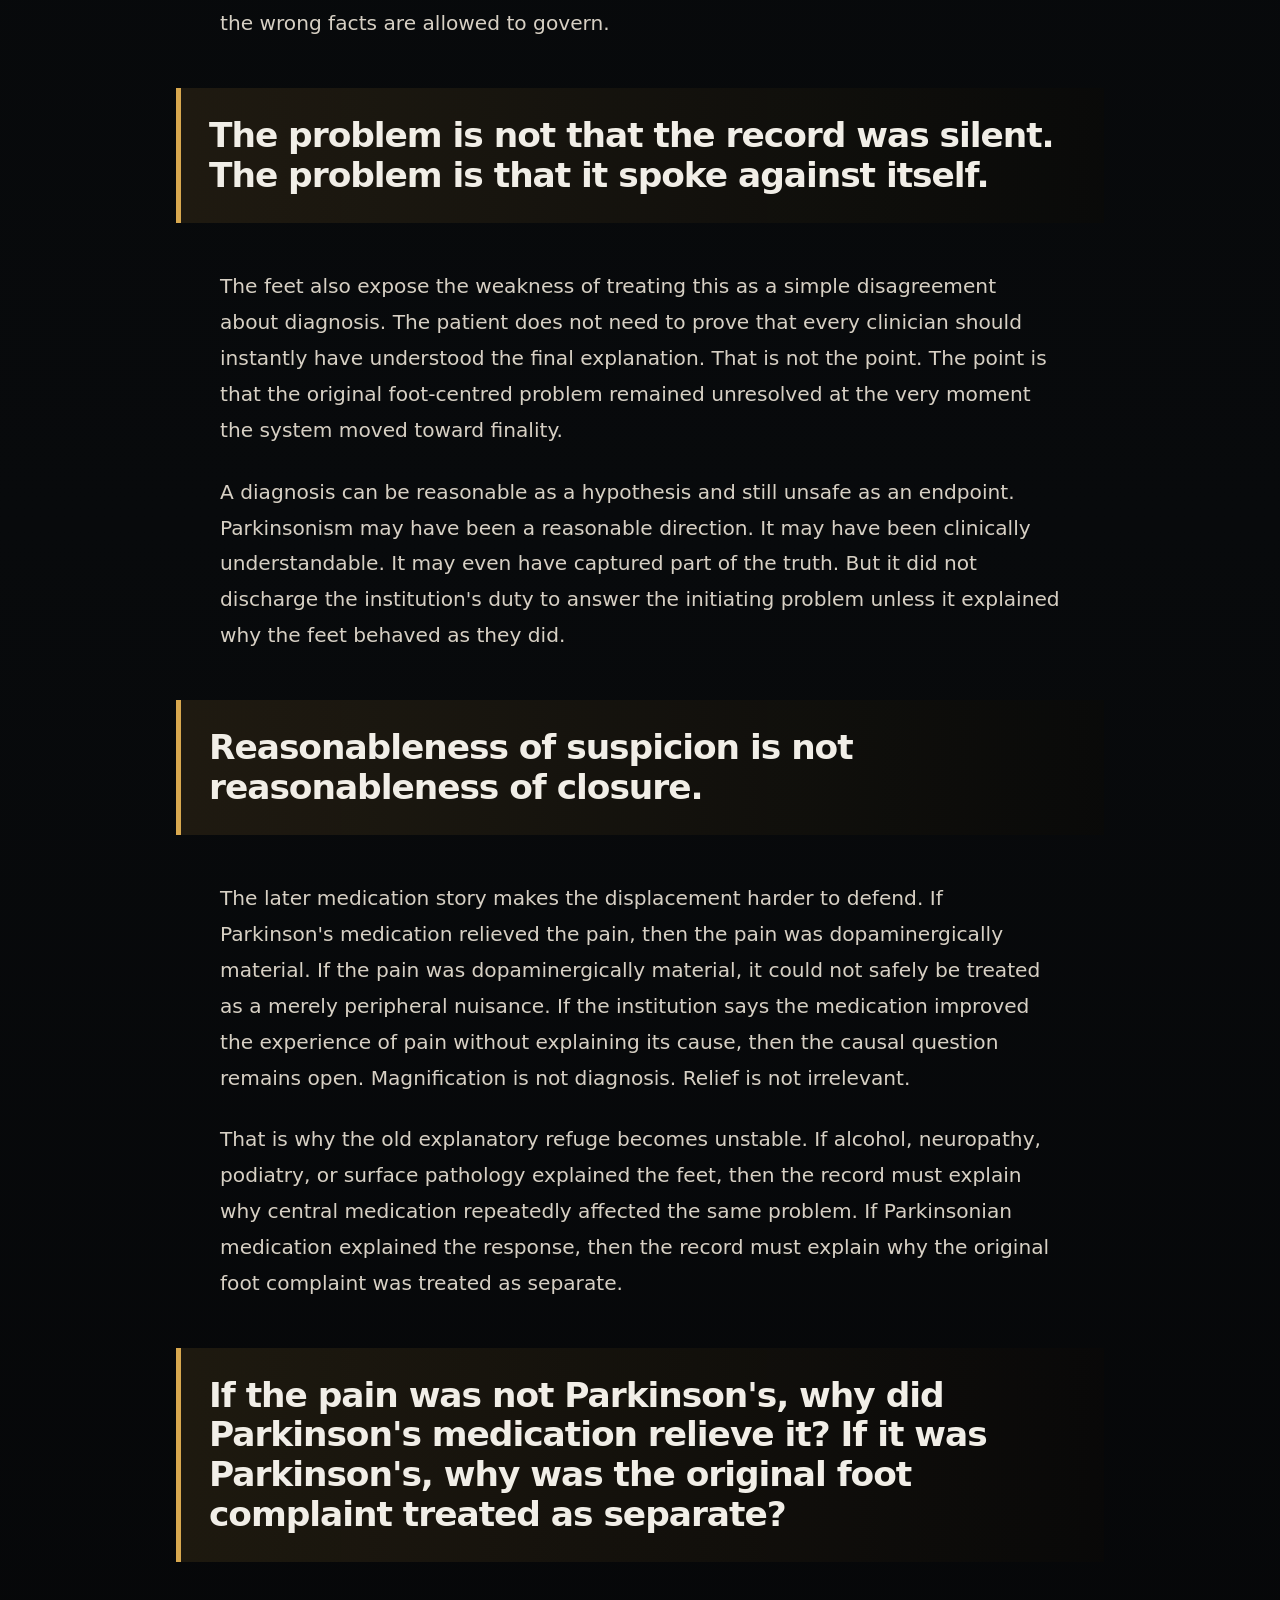
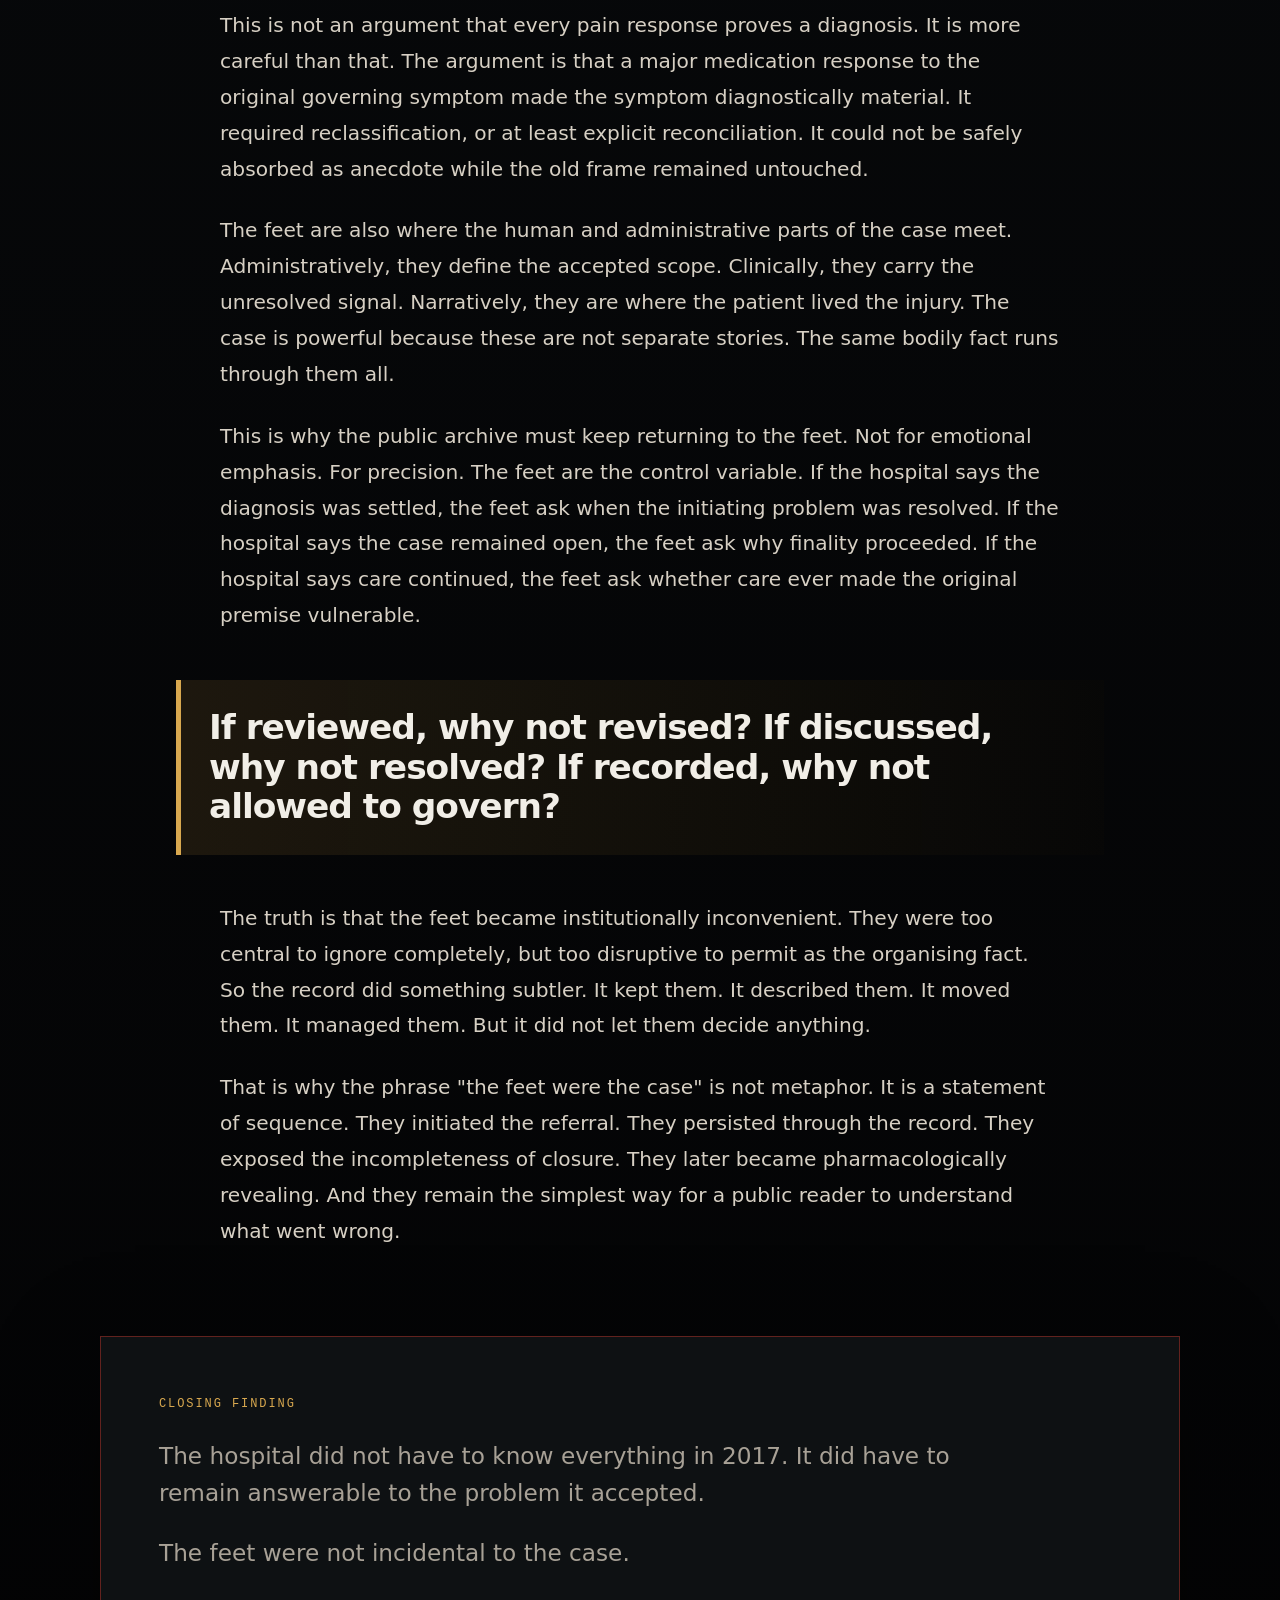
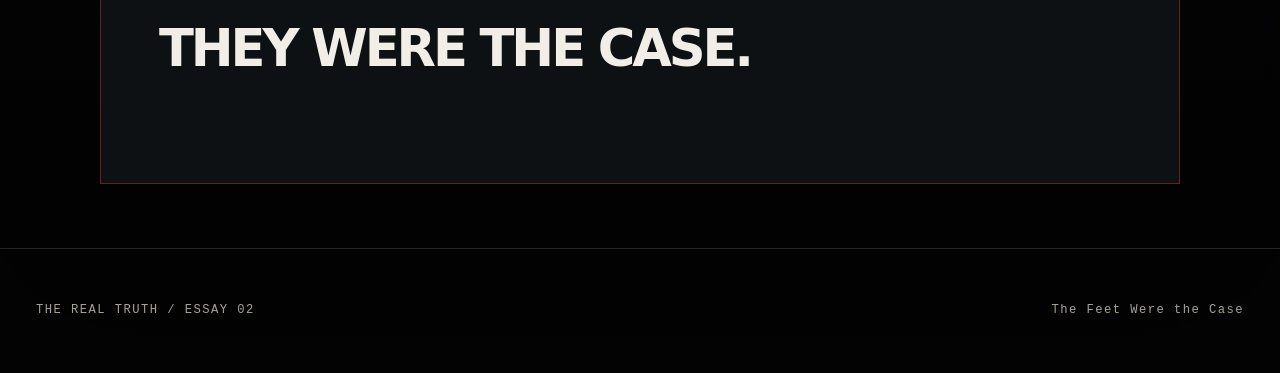
<file: essays/the-feet-were-the-case.html>
<!DOCTYPE html>
<html lang="en">
<head>
  <meta charset="UTF-8" />
  <meta name="viewport" content="width=device-width, initial-scale=1.0" />
  <title>The Feet Were the Case — The Real Truth</title>
  <meta name="description" content="A public documentary essay on the foot-centred signal that entered the system, persisted in the record, and was denied governing force." />
  <link rel="stylesheet" href="../style.css" />
</head>

<body class="essay-body">
  <div class="noise"></div>
  <div class="scanline"></div>

  <header class="site-header">
    <div class="brand">
      <span class="seal">●</span>
      <span>THE REAL TRUTH</span>
    </div>
    <nav aria-label="Primary navigation">
      <a href="../index.html">Archive</a>
      <a href="why-the-hospital-should-not-defend-this-case.html">Essay 01</a>
      <a href="#signal">Signal</a>
      <a href="#finding">Finding</a>
    </nav>
  </header>

  <main>
    <article class="essay-shell">
      <header class="essay-hero">
        <div class="classification">ESSAY 02 / ENTRY SIGNAL FILE</div>
        <h1>The Feet Were the Case</h1>
        <p class="essay-subtitle">
          The initiating signal was not incidental. It was the problem the system accepted.
        </p>
        <div class="redaction-row" aria-hidden="true">
          <span></span><span></span><span></span>
        </div>
      </header>

      <section id="signal" class="essay-panel signal-panel">
        <div class="panel-label">PRIMARY SIGNAL</div>
        <p class="lede">
          The case did not begin with an abstract diagnosis. It began with feet that could not be made to behave like ordinary feet.
        </p>
      </section>

      <section class="essay-content">
        <p>
          The feet were not a side issue. They were the first signal, the persistent signal, the displaced signal, and the signal that later made the record impossible to defend without diminishing its own language.
        </p>

        <p>
          This matters because institutions often protect themselves by changing the level of description. A person enters with a concrete bodily problem: pain, posture, gait, work failure, inability to move normally through the world. The system translates that into a diagnostic abstraction. Sometimes abstraction is necessary. Medicine cannot function without it. But abstraction becomes dangerous when it stops being answerable to the signal that created the duty in the first place.
        </p>

        <p>
          In this case, the signal was foot-centred. The patient came into the medical system with gait failure in the context of significant foot pathology and abnormal movement. The feet were not merely decorative. They were not late noise. They were not a complaint added after the fact. They were the problem around which the referral formed.
        </p>

        <blockquote>
          If the feet were peripheral, why did they remain the central complaint for years? If they were central, why were they sent out of neurology?
        </blockquote>

        <p>
          That question is not rhetorical decoration. It is the structural key. Once the hospital accepted the referral, it accepted responsibility for explaining a foot-centred gait failure. It could explain the feet neurologically. It could falsify them as causative. It could supersede them by showing that a better explanation had fully absorbed the presentation. But it could not simply allow the feet to remain vivid in the record while losing authority over the diagnostic frame.
        </p>

        <p>
          That is what happened. The feet stayed present, but they were demoted. They became a parallel problem. A podiatry problem. A pain problem. A surface problem. A complication. A magnified symptom. A thing discussed around the edges of a Parkinsonian premise rather than the thing capable of interrogating that premise.
        </p>

        <p>
          This is why the record is so powerful. It does not show clean neglect. It shows something more revealing. The feet were repeatedly encountered but never restored to governing status. They were visible without being authoritative.
        </p>

        <blockquote>
          A fact can be visible and still denied governing force.
        </blockquote>

        <p>
          The distinction matters. If the feet had been absent from the documents, the hospital might say the patient was reconstructing the case through memory. But the documents do not permit that easy defence. The feet are there. The pain is there. The abnormal gait is there. The footdrop-like appearance is there. The dystonic posture is there. The referral pathway is there. Later medication response is there. The difficulty is not proving that the feet existed. The difficulty is explaining why they were never allowed to control the question.
        </p>

        <p>
          This is the central public lesson: records can harm not only by omitting facts, but by subordinating the right facts. A record can be detailed and still be misleading if the wrong facts are allowed to govern.
        </p>

        <blockquote>
          The problem is not that the record was silent. The problem is that it spoke against itself.
        </blockquote>

        <p>
          The feet also expose the weakness of treating this as a simple disagreement about diagnosis. The patient does not need to prove that every clinician should instantly have understood the final explanation. That is not the point. The point is that the original foot-centred problem remained unresolved at the very moment the system moved toward finality.
        </p>

        <p>
          A diagnosis can be reasonable as a hypothesis and still unsafe as an endpoint. Parkinsonism may have been a reasonable direction. It may have been clinically understandable. It may even have captured part of the truth. But it did not discharge the institution's duty to answer the initiating problem unless it explained why the feet behaved as they did.
        </p>

        <blockquote>
          Reasonableness of suspicion is not reasonableness of closure.
        </blockquote>

        <p>
          The later medication story makes the displacement harder to defend. If Parkinson's medication relieved the pain, then the pain was dopaminergically material. If the pain was dopaminergically material, it could not safely be treated as a merely peripheral nuisance. If the institution says the medication improved the experience of pain without explaining its cause, then the causal question remains open. Magnification is not diagnosis. Relief is not irrelevant.
        </p>

        <p>
          That is why the old explanatory refuge becomes unstable. If alcohol, neuropathy, podiatry, or surface pathology explained the feet, then the record must explain why central medication repeatedly affected the same problem. If Parkinsonian medication explained the response, then the record must explain why the original foot complaint was treated as separate.
        </p>

        <blockquote>
          If the pain was not Parkinson's, why did Parkinson's medication relieve it? If it was Parkinson's, why was the original foot complaint treated as separate?
        </blockquote>

        <p>
          This is not an argument that every pain response proves a diagnosis. It is more careful than that. The argument is that a major medication response to the original governing symptom made the symptom diagnostically material. It required reclassification, or at least explicit reconciliation. It could not be safely absorbed as anecdote while the old frame remained untouched.
        </p>

        <p>
          The feet are also where the human and administrative parts of the case meet. Administratively, they define the accepted scope. Clinically, they carry the unresolved signal. Narratively, they are where the patient lived the injury. The case is powerful because these are not separate stories. The same bodily fact runs through them all.
        </p>

        <p>
          This is why the public archive must keep returning to the feet. Not for emotional emphasis. For precision. The feet are the control variable. If the hospital says the diagnosis was settled, the feet ask when the initiating problem was resolved. If the hospital says the case remained open, the feet ask why finality proceeded. If the hospital says care continued, the feet ask whether care ever made the original premise vulnerable.
        </p>

        <blockquote>
          If reviewed, why not revised? If discussed, why not resolved? If recorded, why not allowed to govern?
        </blockquote>

        <p>
          The truth is that the feet became institutionally inconvenient. They were too central to ignore completely, but too disruptive to permit as the organising fact. So the record did something subtler. It kept them. It described them. It moved them. It managed them. But it did not let them decide anything.
        </p>

        <p>
          That is why the phrase "the feet were the case" is not metaphor. It is a statement of sequence. They initiated the referral. They persisted through the record. They exposed the incompleteness of closure. They later became pharmacologically revealing. And they remain the simplest way for a public reader to understand what went wrong.
        </p>
      </section>

      <section id="finding" class="essay-panel close-panel">
        <div class="panel-label">CLOSING FINDING</div>
        <p>
          The hospital did not have to know everything in 2017. It did have to remain answerable to the problem it accepted.
        </p>
        <p>
          The feet were not incidental to the case.
        </p>
        <p>
          They were the case.
        </p>
      </section>
    </article>
  </main>

  <footer>
    <p>THE REAL TRUTH / ESSAY 02</p>
    <p>The Feet Were the Case</p>
  </footer>
</body>
</html>
</file>
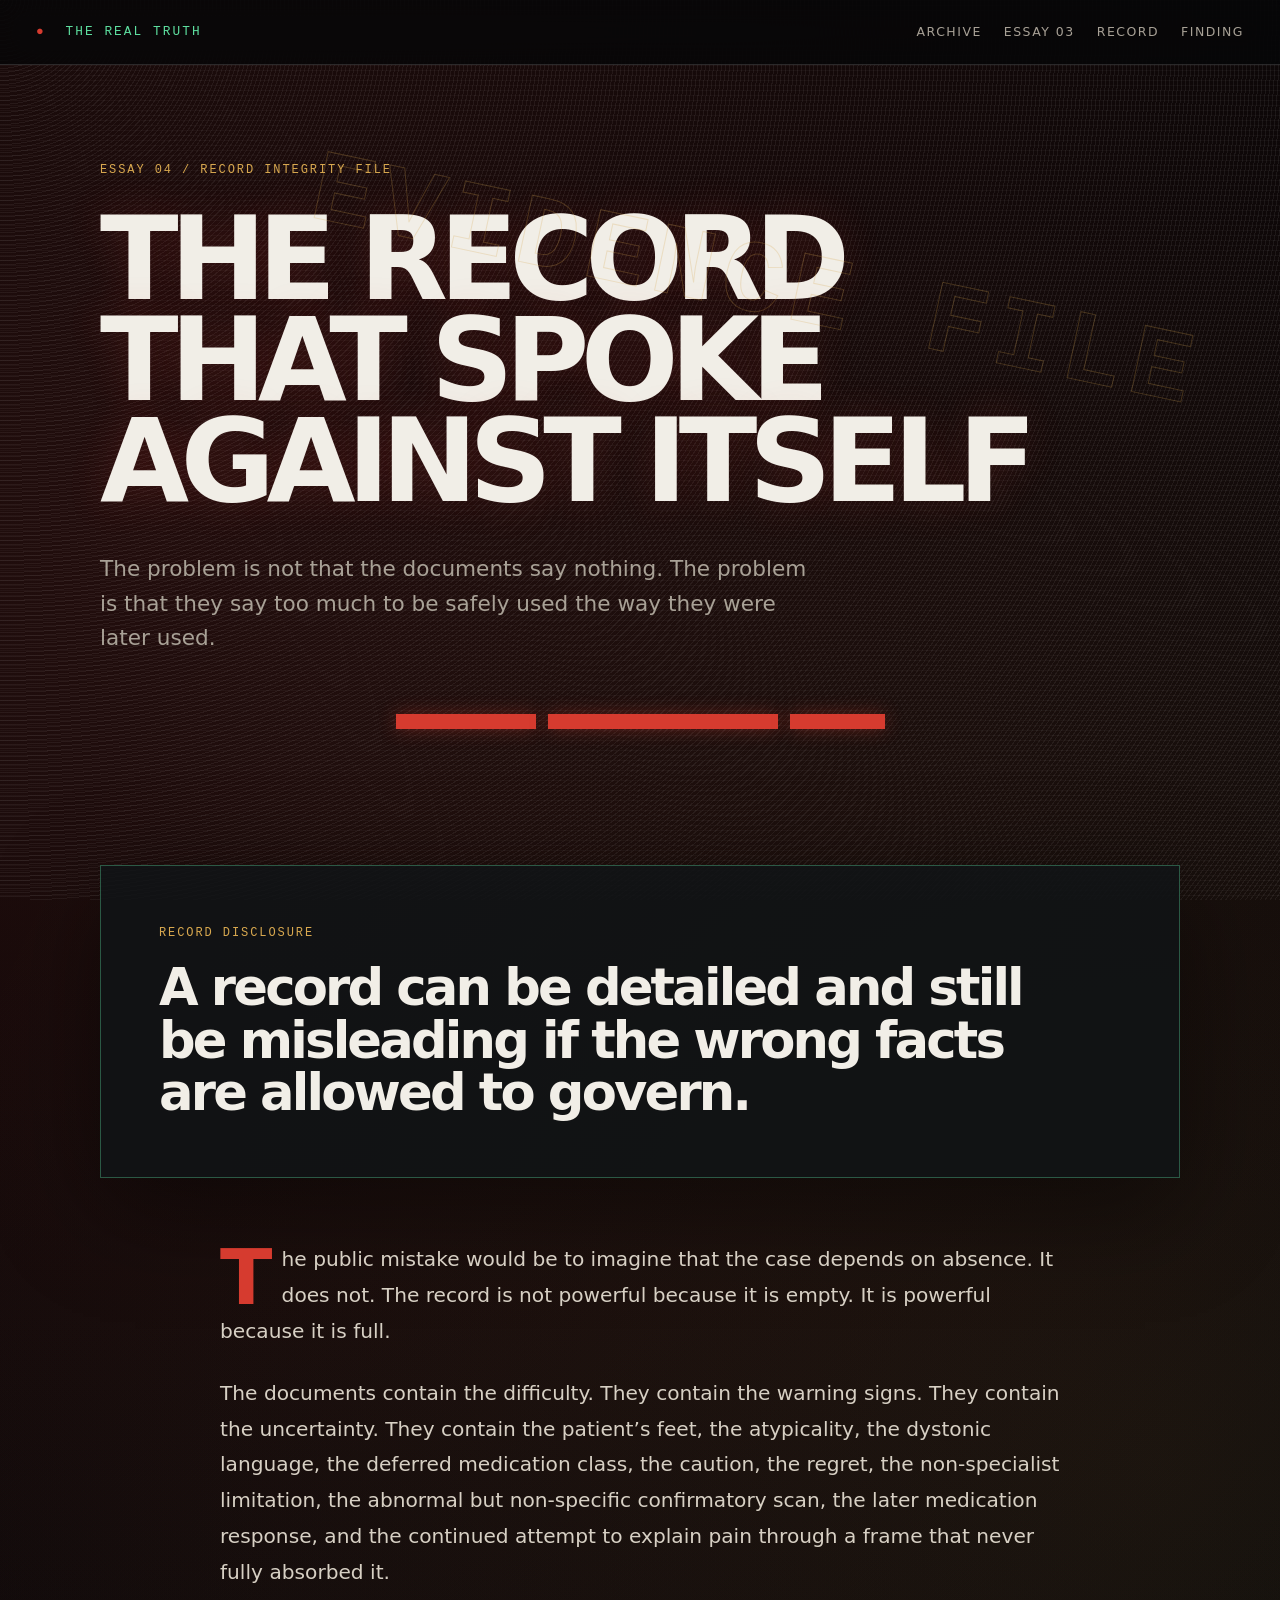
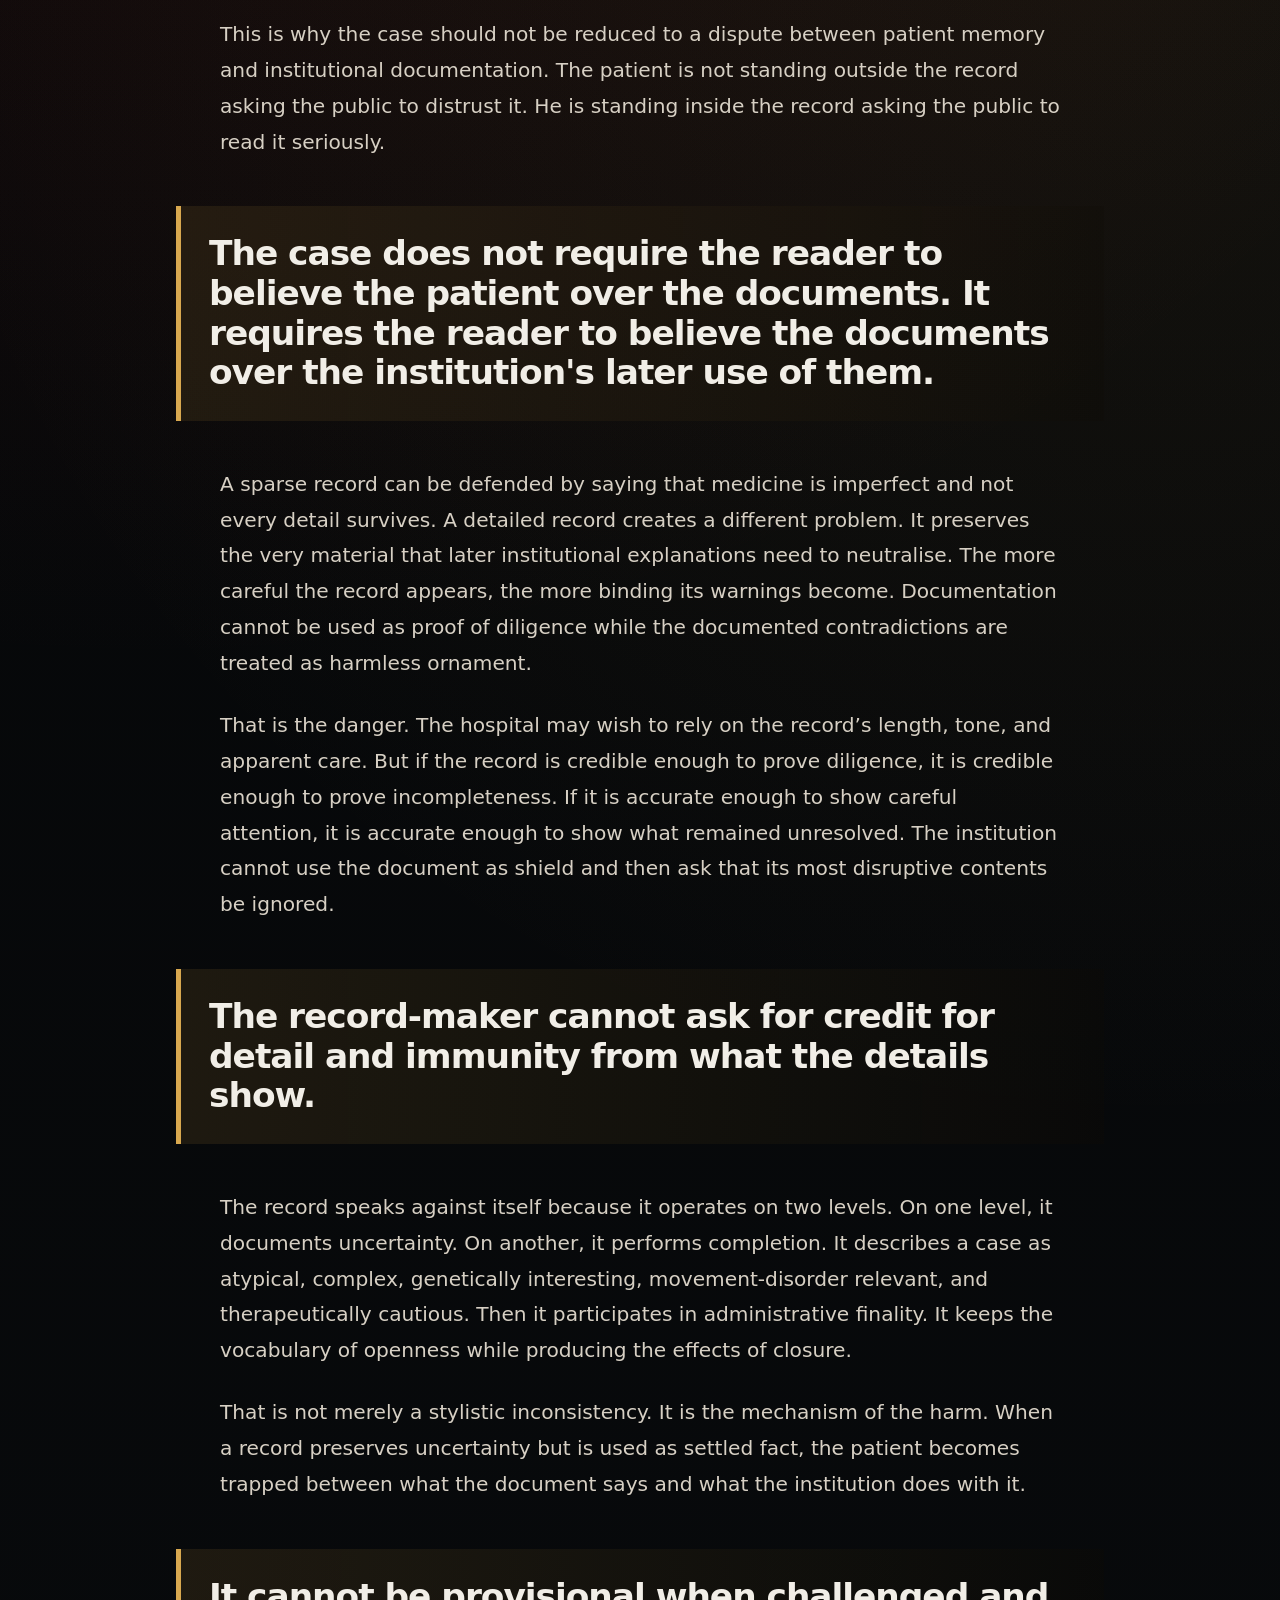
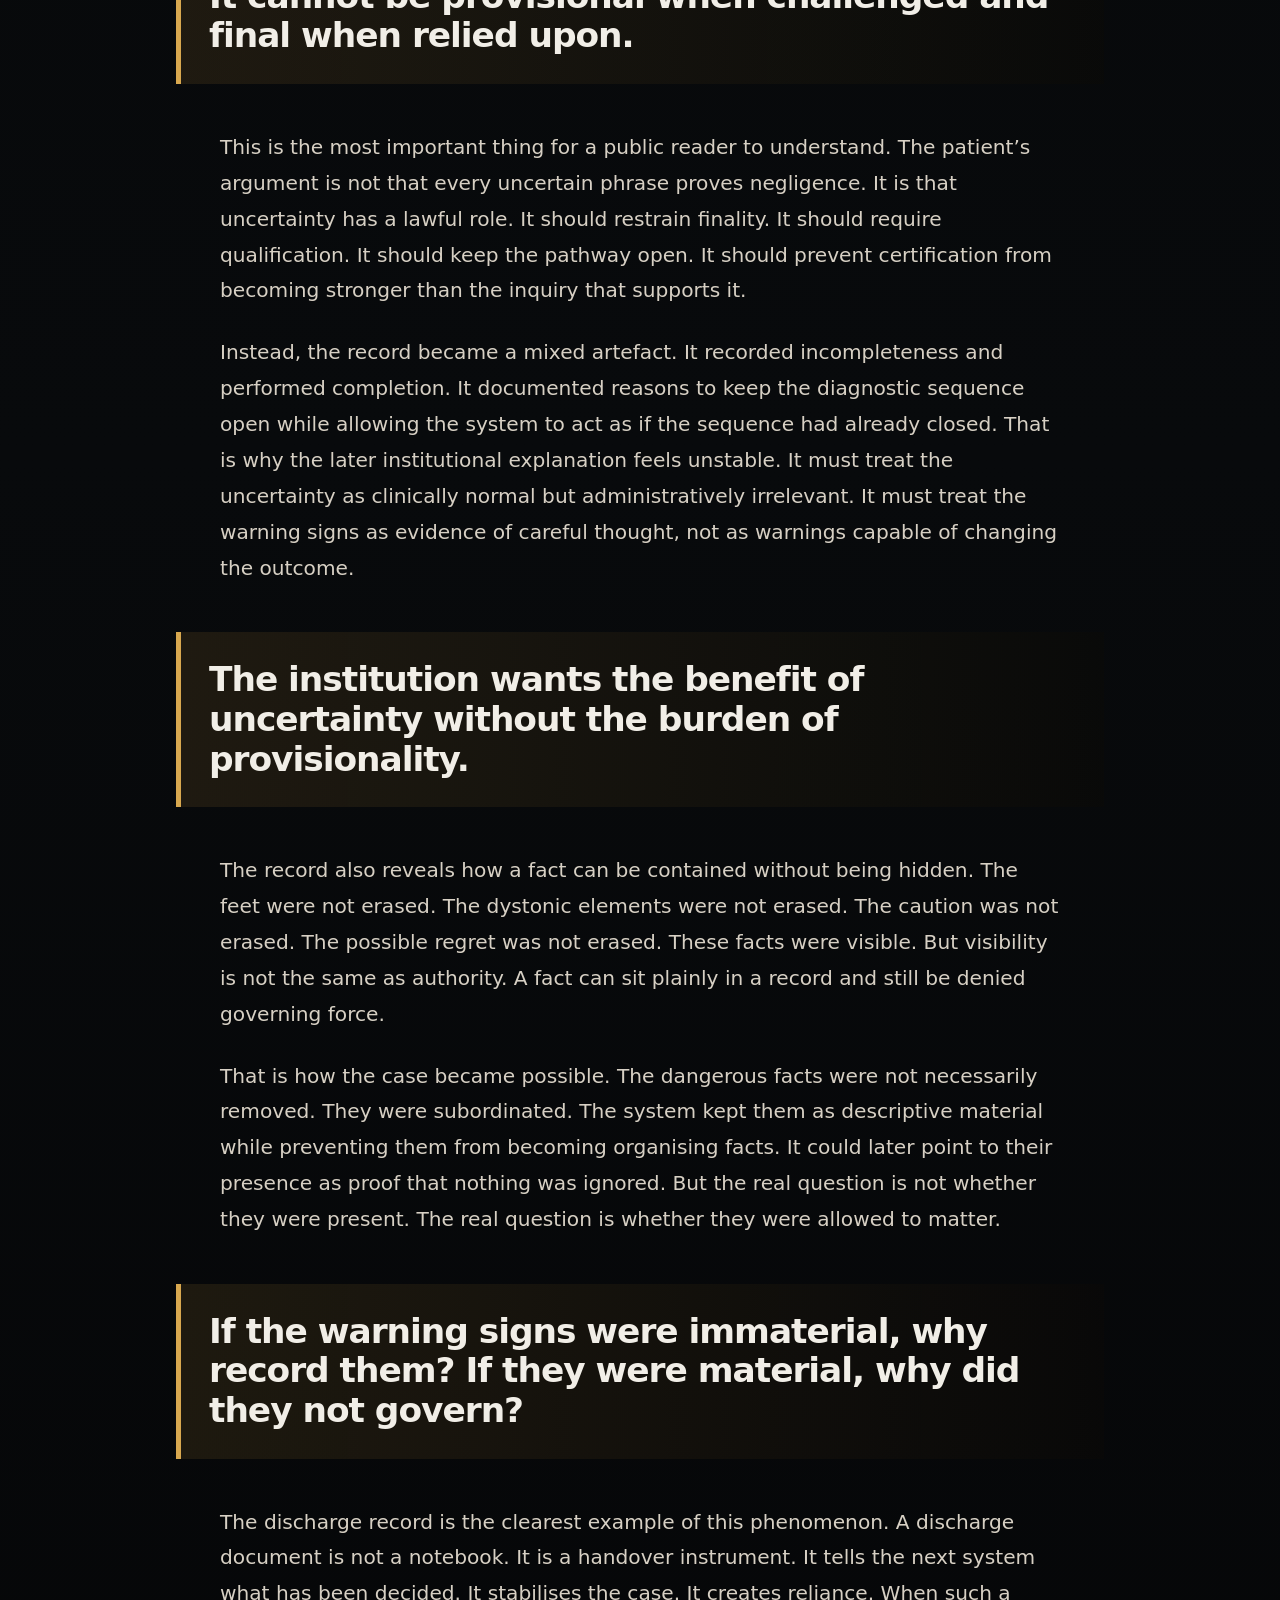
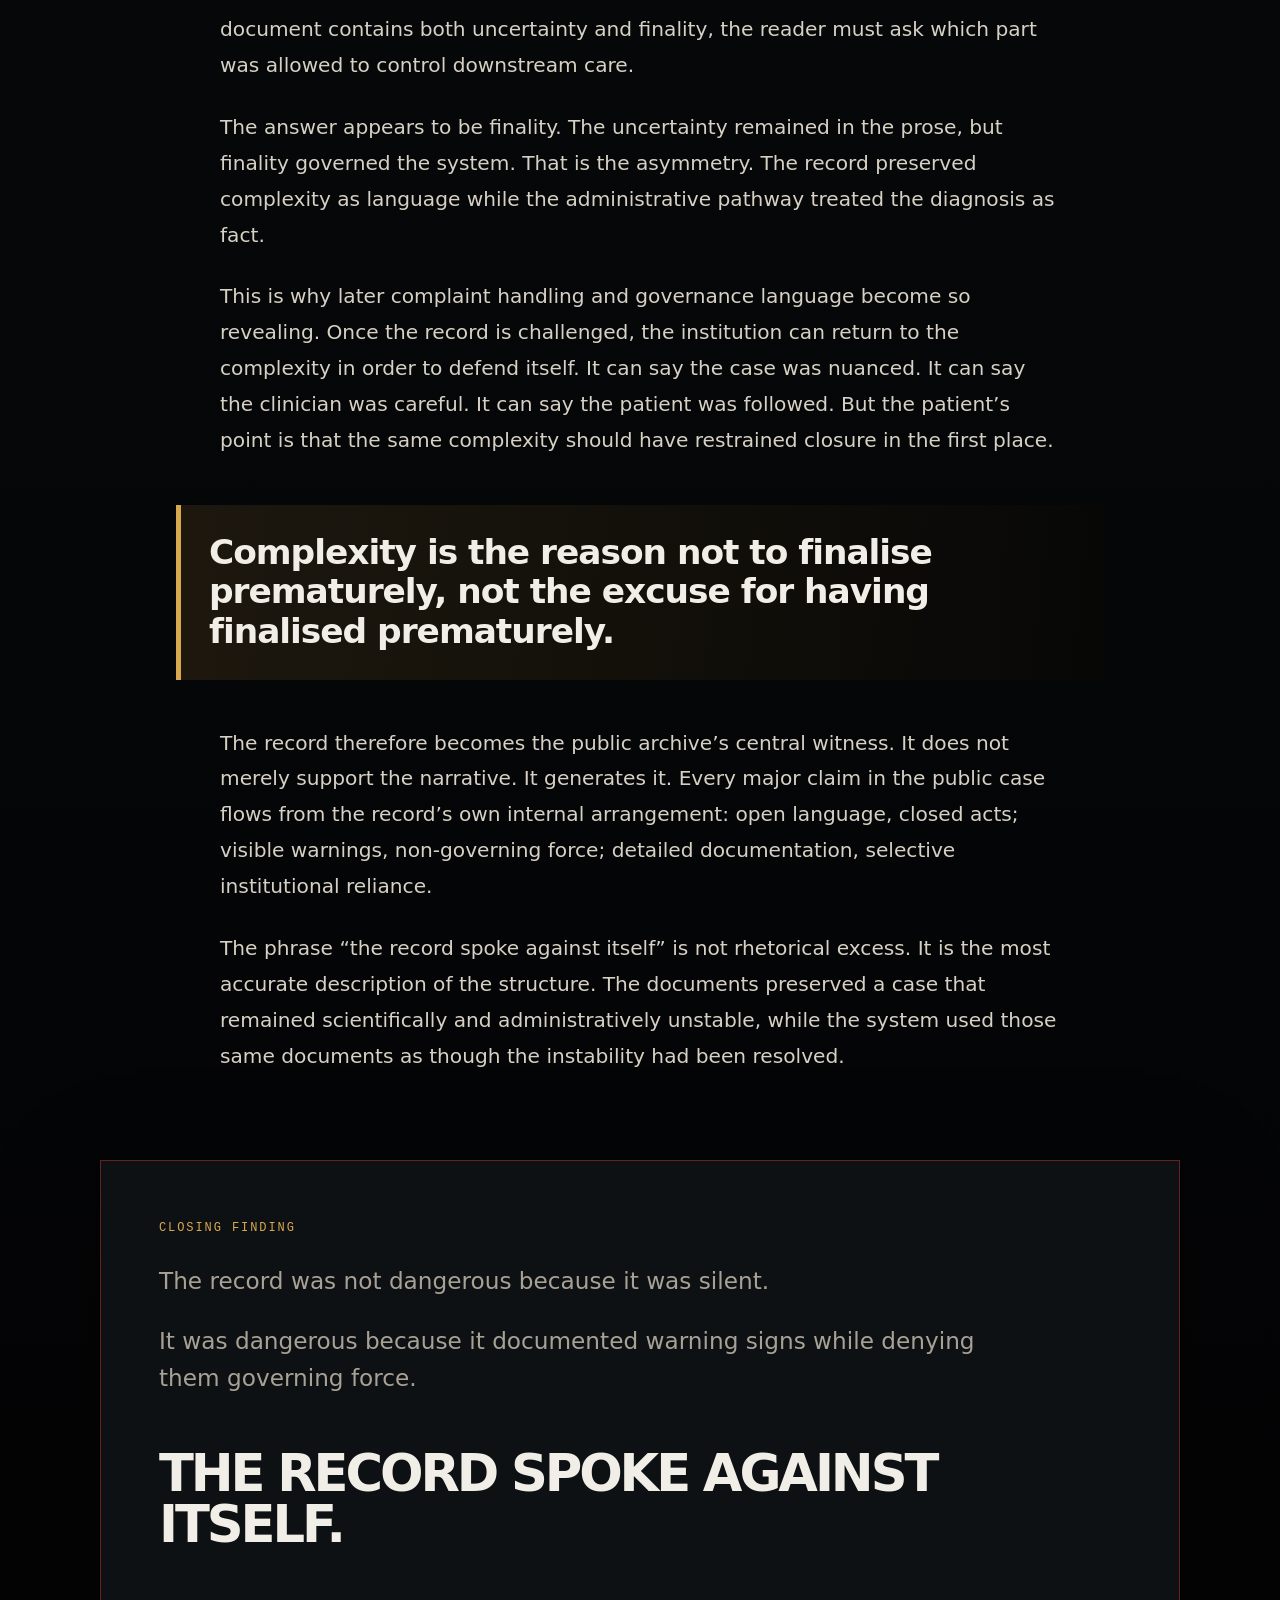
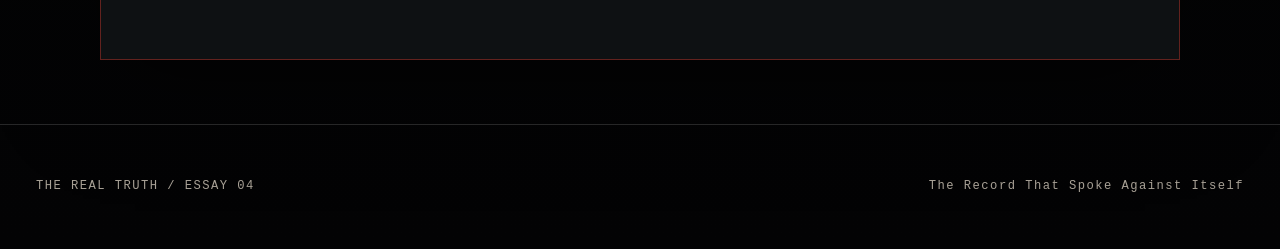
<file: essays/the-record-that-spoke-against-itself.html>
<!DOCTYPE html>
<html lang="en">
<head>
  <meta charset="UTF-8" />
  <meta name="viewport" content="width=device-width, initial-scale=1.0" />
  <title>The Record That Spoke Against Itself — The Real Truth</title>
  <meta name="description" content="A public documentary essay on how a detailed record can become misleading when its warning signs are documented but denied governing force." />
  <link rel="stylesheet" href="../style.css" />
</head>

<body class="essay-body">
  <div class="noise"></div>
  <div class="scanline"></div>

  <header class="site-header">
    <div class="brand">
      <span class="seal">●</span>
      <span>THE REAL TRUTH</span>
    </div>
    <nav aria-label="Primary navigation">
      <a href="../index.html">Archive</a>
      <a href="if-no-one-could-know.html">Essay 03</a>
      <a href="#record">Record</a>
      <a href="#finding">Finding</a>
    </nav>
  </header>

  <main>
    <article class="essay-shell">
      <header class="essay-hero">
        <div class="classification">ESSAY 04 / RECORD INTEGRITY FILE</div>
        <h1>The Record That Spoke Against Itself</h1>
        <p class="essay-subtitle">
          The problem is not that the documents say nothing. The problem is that they say too much to be safely used the way they were later used.
        </p>
        <div class="redaction-row" aria-hidden="true">
          <span></span><span></span><span></span>
        </div>
      </header>

      <section id="record" class="essay-panel signal-panel">
        <div class="panel-label">RECORD DISCLOSURE</div>
        <p class="lede">
          A record can be detailed and still be misleading if the wrong facts are allowed to govern.
        </p>
      </section>

      <section class="essay-content">
        <p>
          The public mistake would be to imagine that the case depends on absence. It does not. The record is not powerful because it is empty. It is powerful because it is full.
        </p>

        <p>
          The documents contain the difficulty. They contain the warning signs. They contain the uncertainty. They contain the patient’s feet, the atypicality, the dystonic language, the deferred medication class, the caution, the regret, the non-specialist limitation, the abnormal but non-specific confirmatory scan, the later medication response, and the continued attempt to explain pain through a frame that never fully absorbed it.
        </p>

        <p>
          This is why the case should not be reduced to a dispute between patient memory and institutional documentation. The patient is not standing outside the record asking the public to distrust it. He is standing inside the record asking the public to read it seriously.
        </p>

        <blockquote>
          The case does not require the reader to believe the patient over the documents. It requires the reader to believe the documents over the institution's later use of them.
        </blockquote>

        <p>
          A sparse record can be defended by saying that medicine is imperfect and not every detail survives. A detailed record creates a different problem. It preserves the very material that later institutional explanations need to neutralise. The more careful the record appears, the more binding its warnings become. Documentation cannot be used as proof of diligence while the documented contradictions are treated as harmless ornament.
        </p>

        <p>
          That is the danger. The hospital may wish to rely on the record’s length, tone, and apparent care. But if the record is credible enough to prove diligence, it is credible enough to prove incompleteness. If it is accurate enough to show careful attention, it is accurate enough to show what remained unresolved. The institution cannot use the document as shield and then ask that its most disruptive contents be ignored.
        </p>

        <blockquote>
          The record-maker cannot ask for credit for detail and immunity from what the details show.
        </blockquote>

        <p>
          The record speaks against itself because it operates on two levels. On one level, it documents uncertainty. On another, it performs completion. It describes a case as atypical, complex, genetically interesting, movement-disorder relevant, and therapeutically cautious. Then it participates in administrative finality. It keeps the vocabulary of openness while producing the effects of closure.
        </p>

        <p>
          That is not merely a stylistic inconsistency. It is the mechanism of the harm. When a record preserves uncertainty but is used as settled fact, the patient becomes trapped between what the document says and what the institution does with it.
        </p>

        <blockquote>
          It cannot be provisional when challenged and final when relied upon.
        </blockquote>

        <p>
          This is the most important thing for a public reader to understand. The patient’s argument is not that every uncertain phrase proves negligence. It is that uncertainty has a lawful role. It should restrain finality. It should require qualification. It should keep the pathway open. It should prevent certification from becoming stronger than the inquiry that supports it.
        </p>

        <p>
          Instead, the record became a mixed artefact. It recorded incompleteness and performed completion. It documented reasons to keep the diagnostic sequence open while allowing the system to act as if the sequence had already closed. That is why the later institutional explanation feels unstable. It must treat the uncertainty as clinically normal but administratively irrelevant. It must treat the warning signs as evidence of careful thought, not as warnings capable of changing the outcome.
        </p>

        <blockquote>
          The institution wants the benefit of uncertainty without the burden of provisionality.
        </blockquote>

        <p>
          The record also reveals how a fact can be contained without being hidden. The feet were not erased. The dystonic elements were not erased. The caution was not erased. The possible regret was not erased. These facts were visible. But visibility is not the same as authority. A fact can sit plainly in a record and still be denied governing force.
        </p>

        <p>
          That is how the case became possible. The dangerous facts were not necessarily removed. They were subordinated. The system kept them as descriptive material while preventing them from becoming organising facts. It could later point to their presence as proof that nothing was ignored. But the real question is not whether they were present. The real question is whether they were allowed to matter.
        </p>

        <blockquote>
          If the warning signs were immaterial, why record them? If they were material, why did they not govern?
        </blockquote>

        <p>
          The discharge record is the clearest example of this phenomenon. A discharge document is not a notebook. It is a handover instrument. It tells the next system what has been decided. It stabilises the case. It creates reliance. When such a document contains both uncertainty and finality, the reader must ask which part was allowed to control downstream care.
        </p>

        <p>
          The answer appears to be finality. The uncertainty remained in the prose, but finality governed the system. That is the asymmetry. The record preserved complexity as language while the administrative pathway treated the diagnosis as fact.
        </p>

        <p>
          This is why later complaint handling and governance language become so revealing. Once the record is challenged, the institution can return to the complexity in order to defend itself. It can say the case was nuanced. It can say the clinician was careful. It can say the patient was followed. But the patient’s point is that the same complexity should have restrained closure in the first place.
        </p>

        <blockquote>
          Complexity is the reason not to finalise prematurely, not the excuse for having finalised prematurely.
        </blockquote>

        <p>
          The record therefore becomes the public archive’s central witness. It does not merely support the narrative. It generates it. Every major claim in the public case flows from the record’s own internal arrangement: open language, closed acts; visible warnings, non-governing force; detailed documentation, selective institutional reliance.
        </p>

        <p>
          The phrase “the record spoke against itself” is not rhetorical excess. It is the most accurate description of the structure. The documents preserved a case that remained scientifically and administratively unstable, while the system used those same documents as though the instability had been resolved.
        </p>
      </section>

      <section id="finding" class="essay-panel close-panel">
        <div class="panel-label">CLOSING FINDING</div>
        <p>
          The record was not dangerous because it was silent.
        </p>
        <p>
          It was dangerous because it documented warning signs while denying them governing force.
        </p>
        <p>
          The record spoke against itself.
        </p>
      </section>
    </article>
  </main>

  <footer>
    <p>THE REAL TRUTH / ESSAY 04</p>
    <p>The Record That Spoke Against Itself</p>
  </footer>
</body>
</html>
</file>
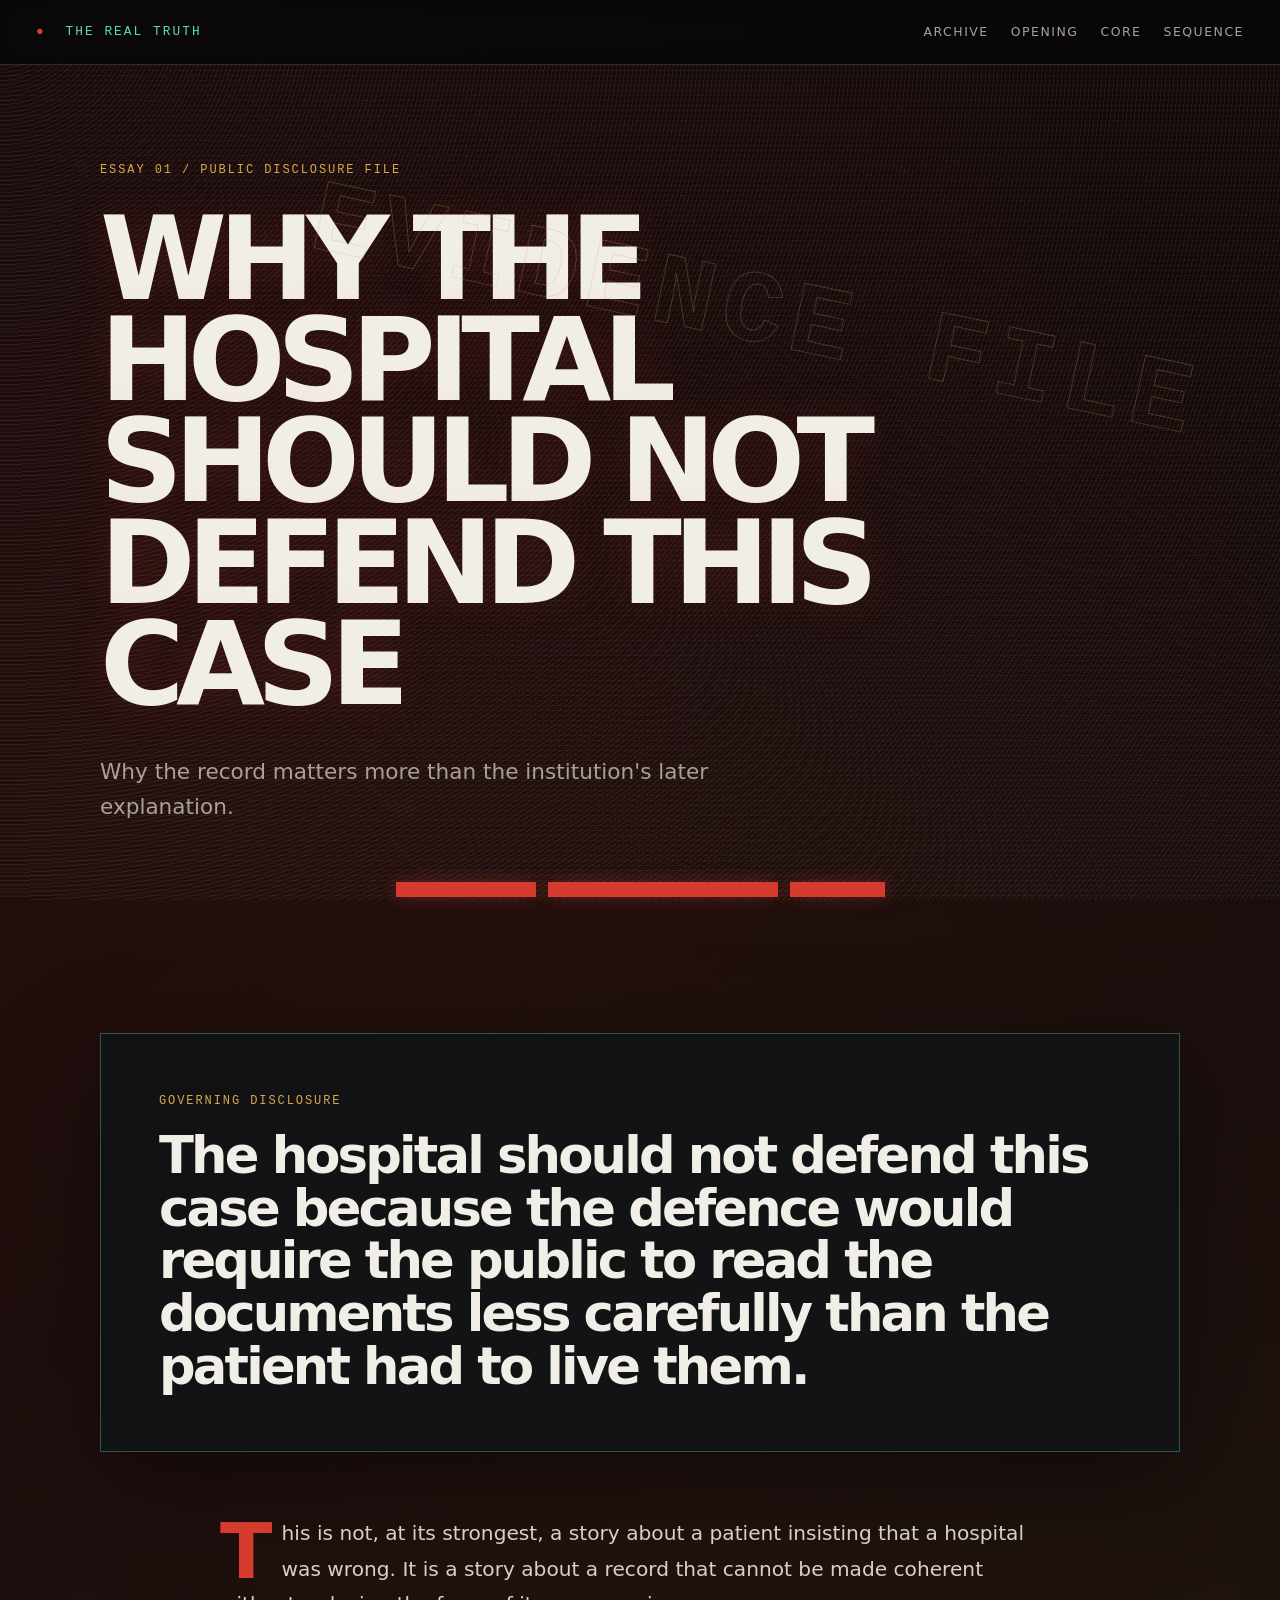
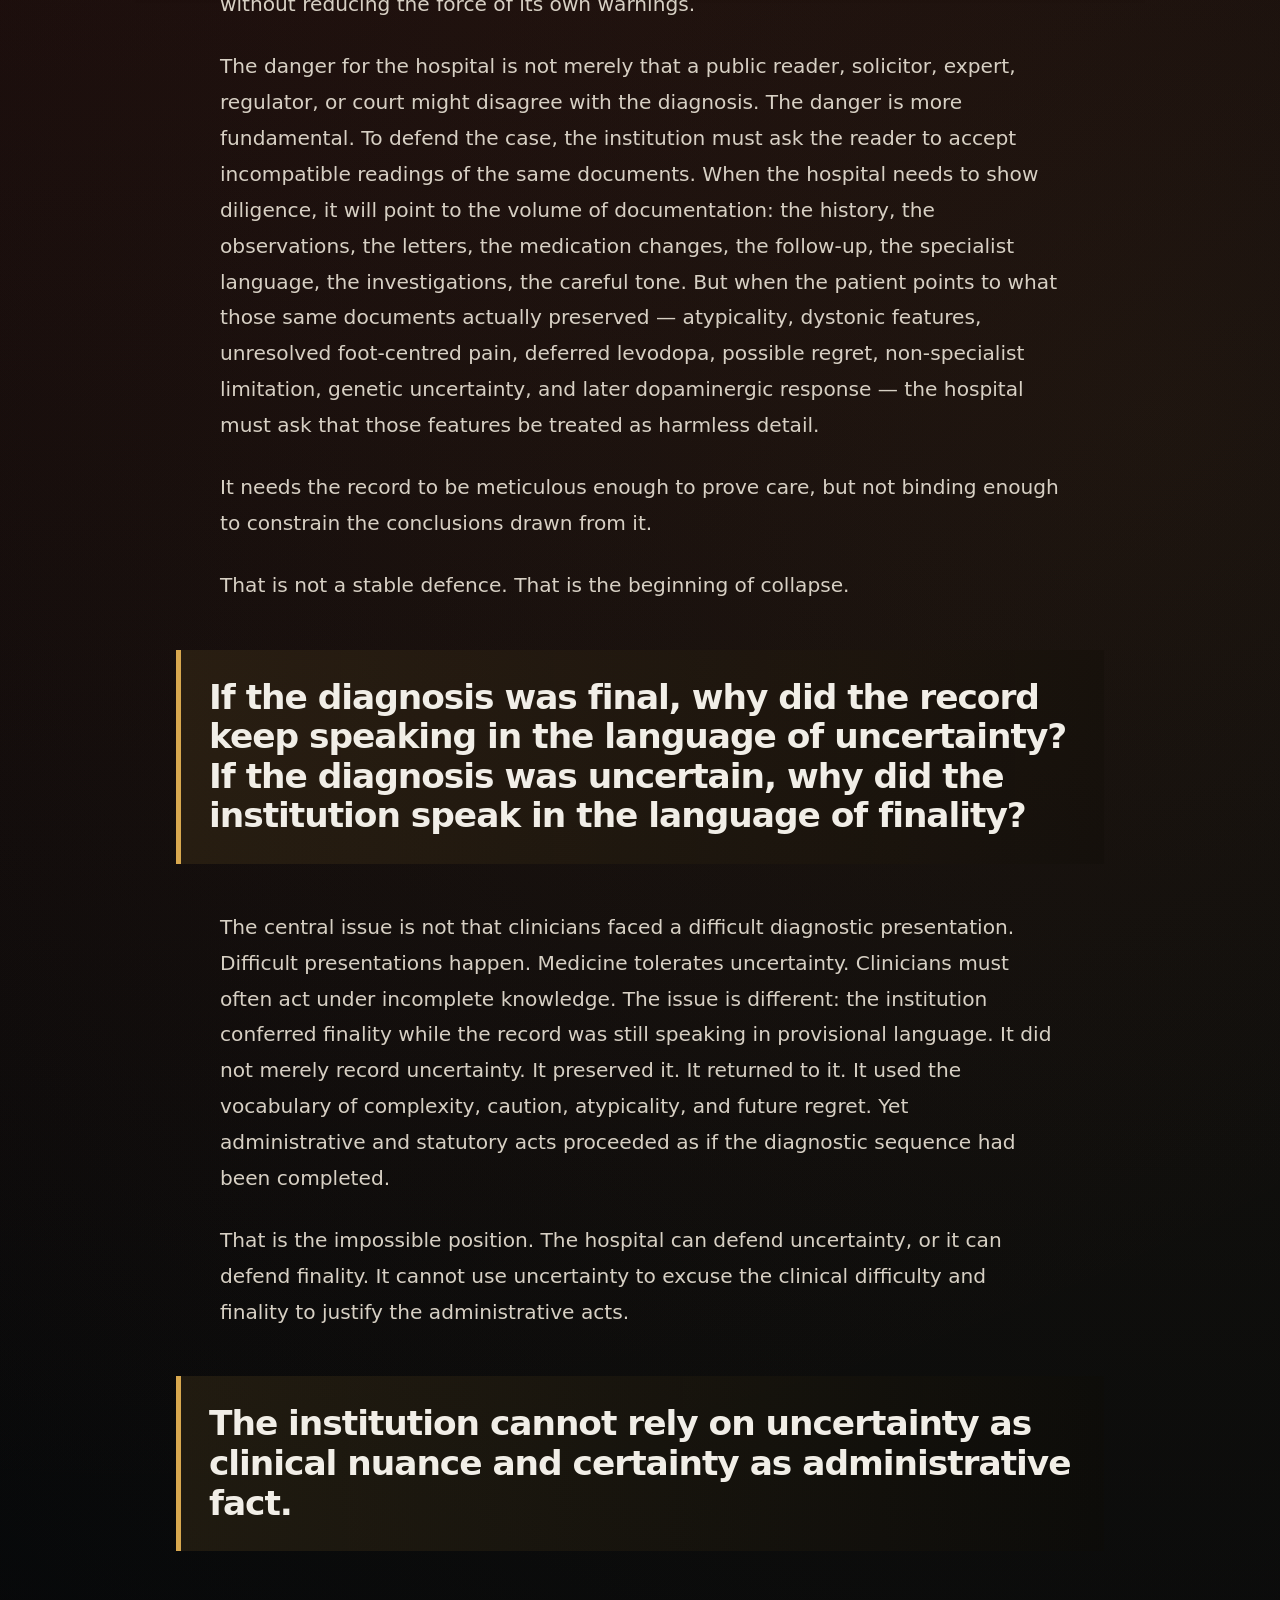
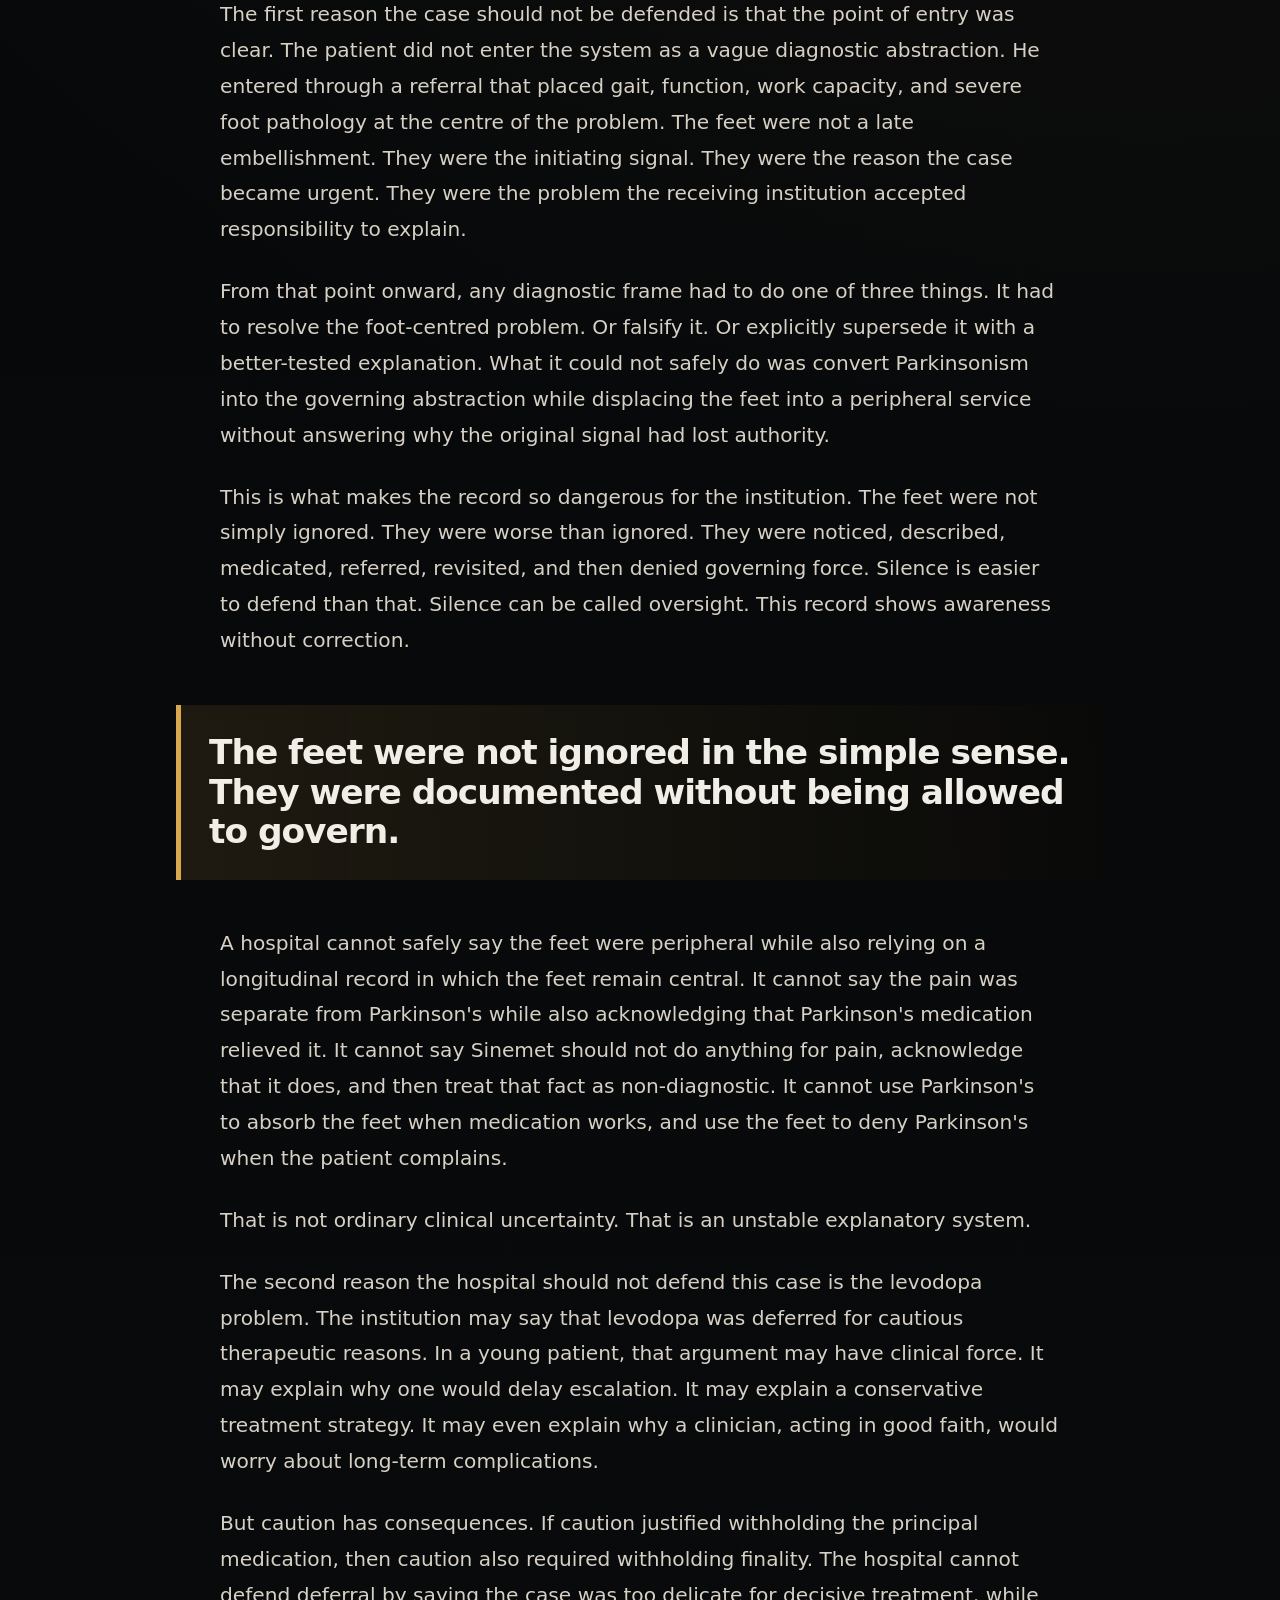
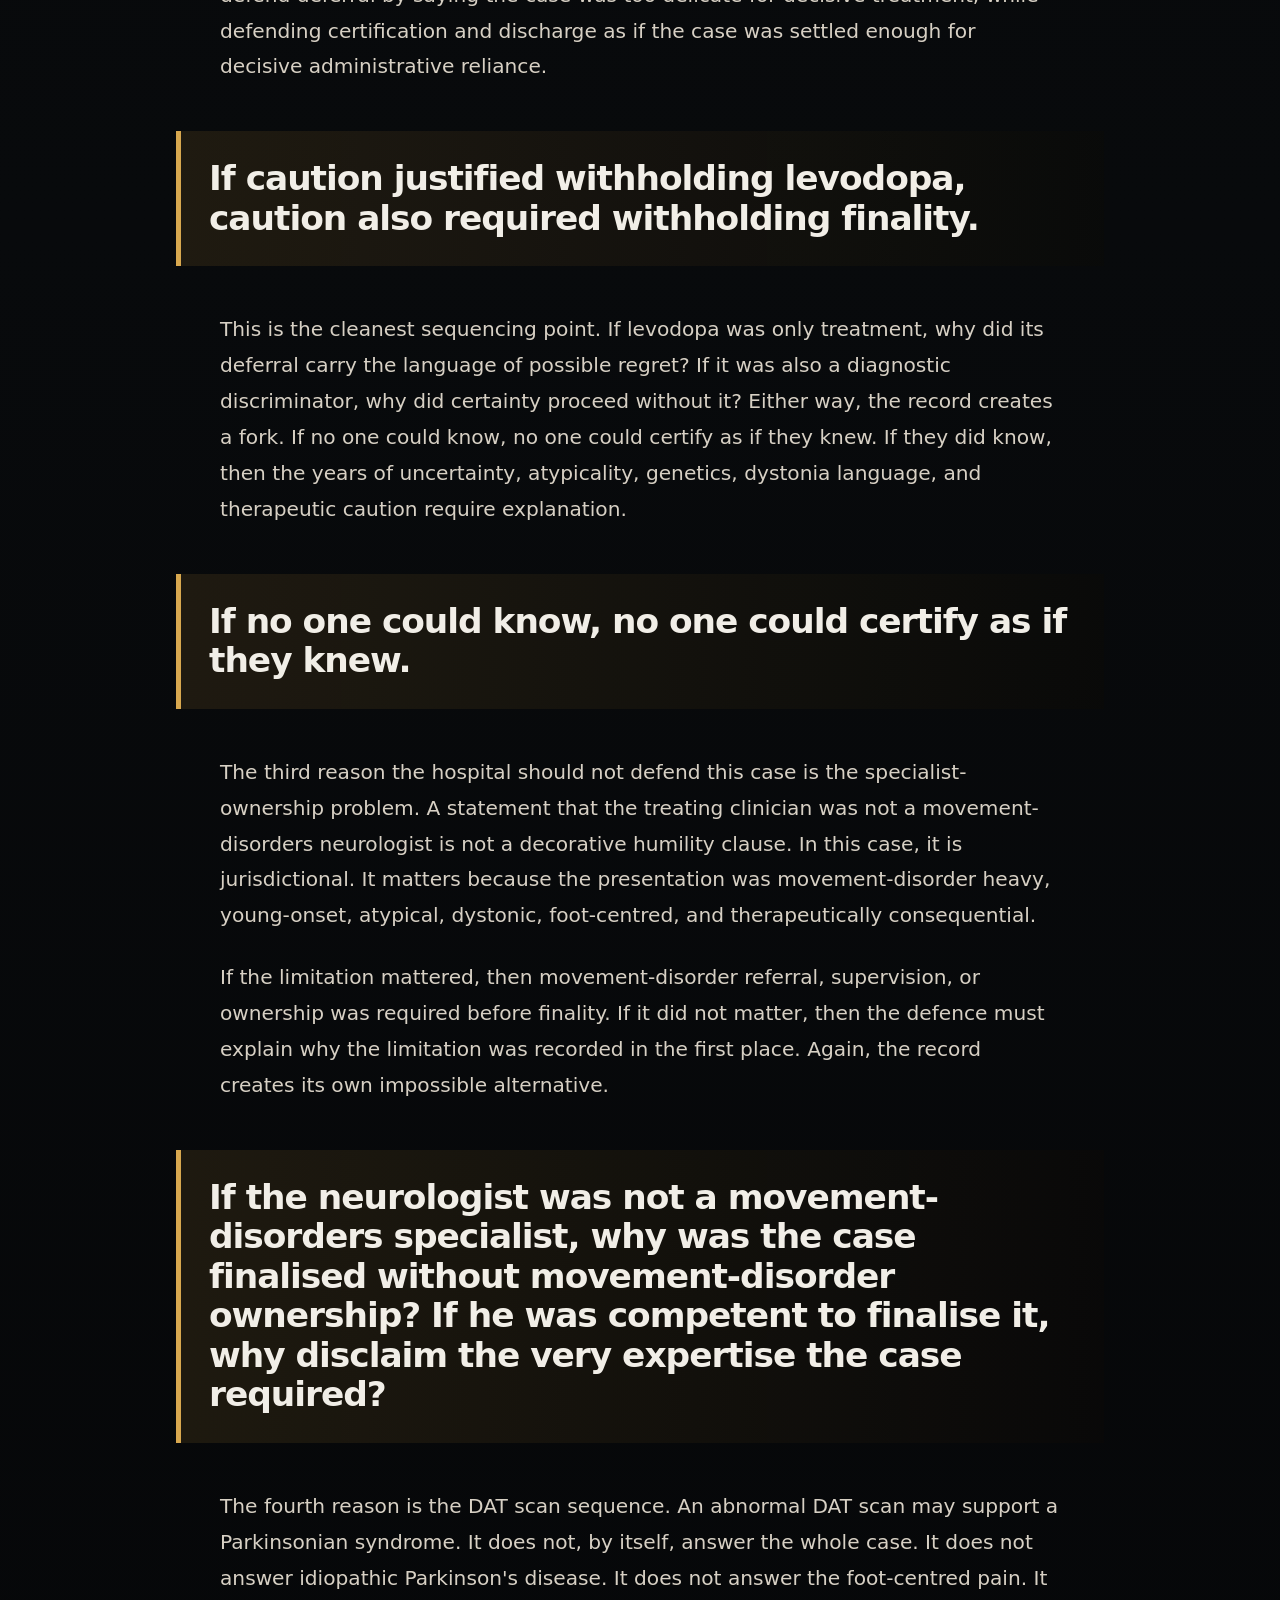
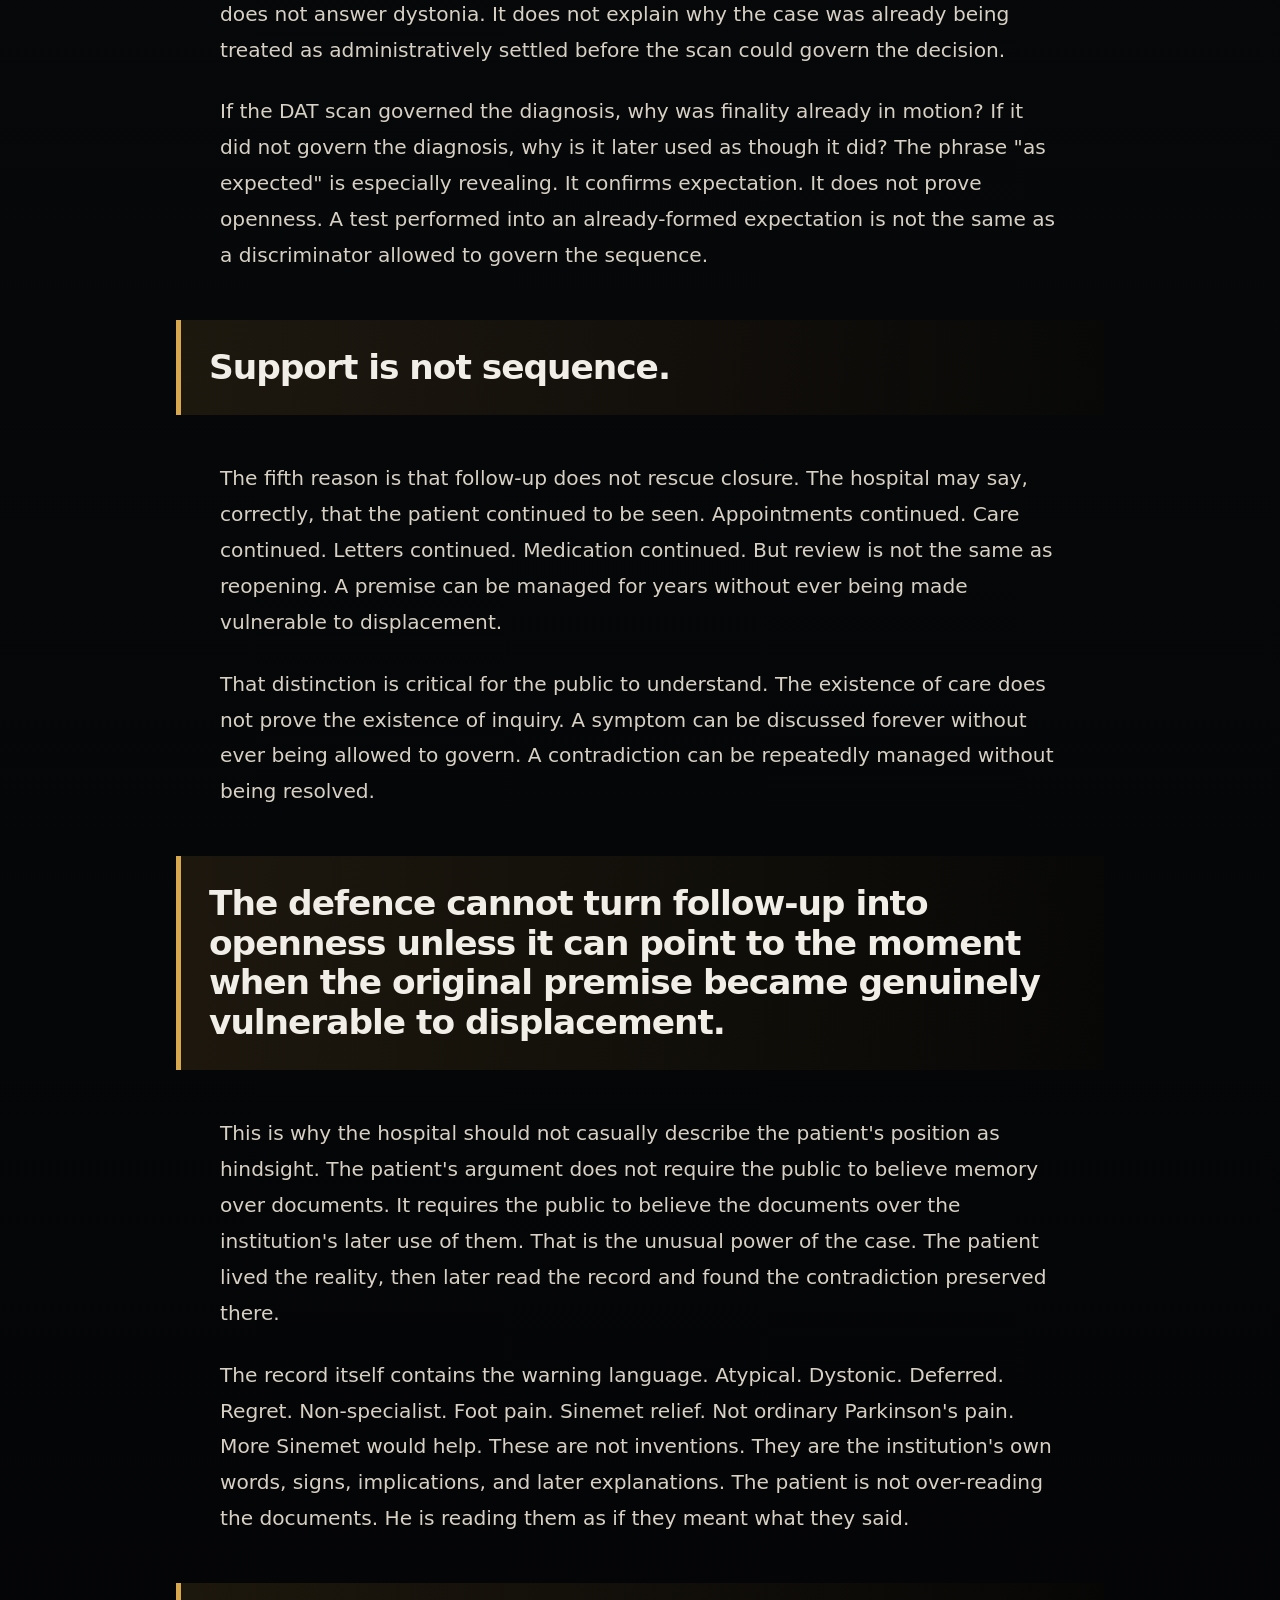
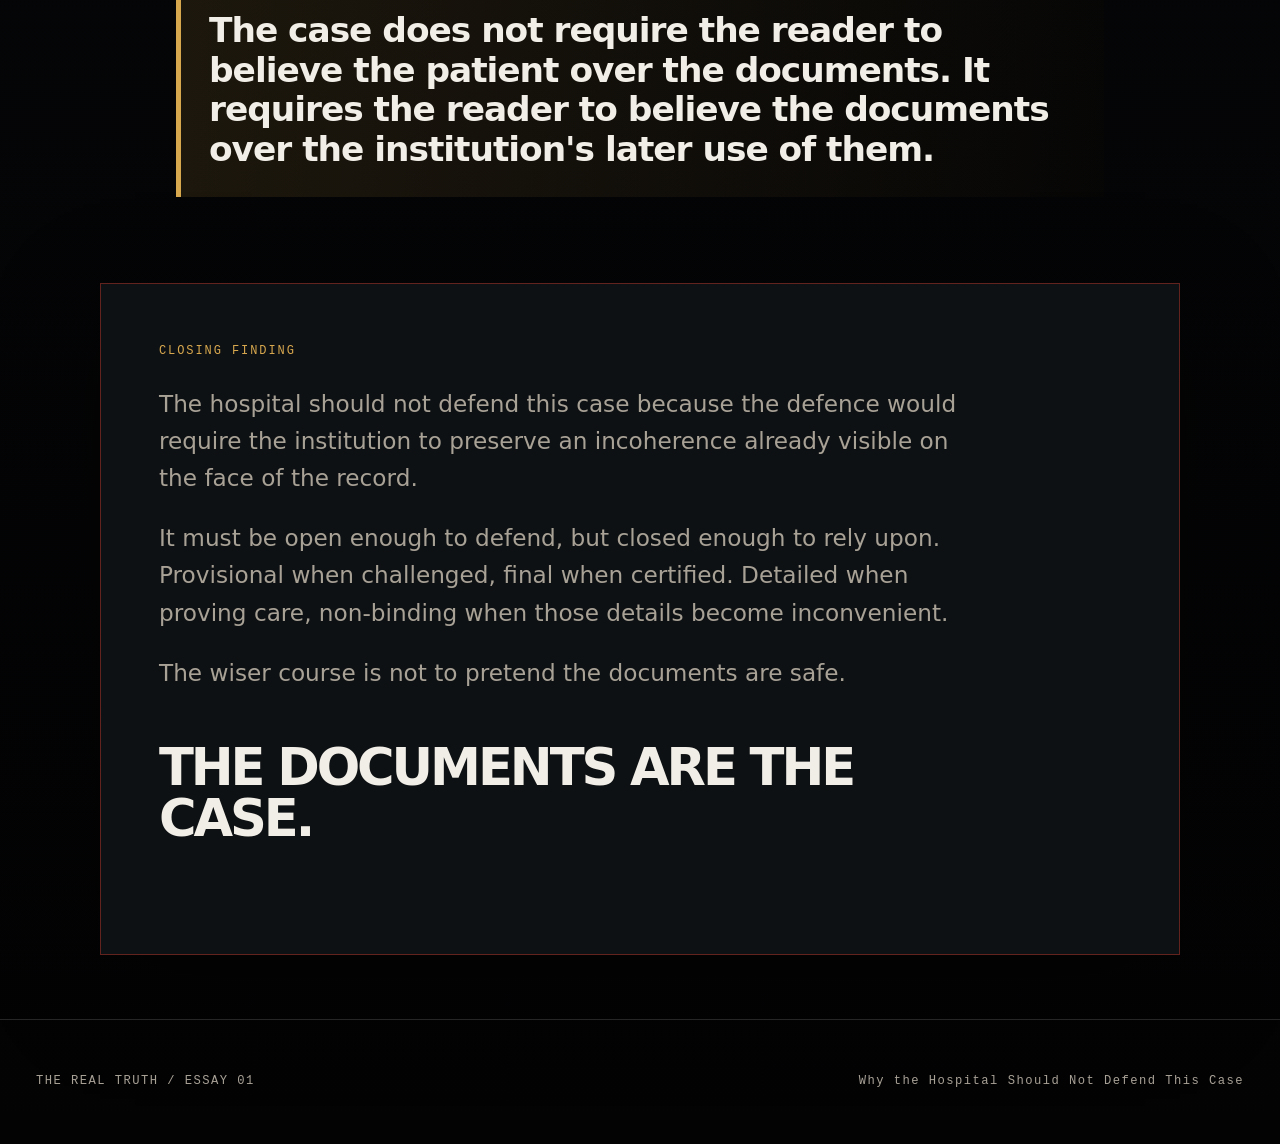
<file: essays/why-the-hospital-should-not-defend-this-case.html>
<!DOCTYPE html>
<html lang="en">
<head>
  <meta charset="UTF-8" />
  <meta name="viewport" content="width=device-width, initial-scale=1.0" />
  <title>Why the Hospital Should Not Defend This Case — The Real Truth</title>
  <meta name="description" content="A public documentary essay on premature certainty, diagnostic foreclosure, and why the record matters more than later institutional explanation." />
  <link rel="stylesheet" href="../style.css" />
</head>

<body class="essay-body">
  <div class="noise"></div>
  <div class="scanline"></div>

  <header class="site-header">
    <div class="brand">
      <span class="seal">●</span>
      <span>THE REAL TRUTH</span>
    </div>
    <nav aria-label="Primary navigation">
      <a href="../index.html">Archive</a>
      <a href="#opening">Opening</a>
      <a href="#core">Core</a>
      <a href="#sequence">Sequence</a>
    </nav>
  </header>

  <main>
    <article class="essay-shell">
      <header id="opening" class="essay-hero">
        <div class="classification">ESSAY 01 / PUBLIC DISCLOSURE FILE</div>
        <h1>Why the Hospital Should Not Defend This Case</h1>
        <p class="essay-subtitle">
          Why the record matters more than the institution's later explanation.
        </p>
        <div class="redaction-row" aria-hidden="true">
          <span></span><span></span><span></span>
        </div>
      </header>

      <section class="essay-panel signal-panel">
        <div class="panel-label">GOVERNING DISCLOSURE</div>
        <p class="lede">
          The hospital should not defend this case because the defence would require the public to read the documents less carefully than the patient had to live them.
        </p>
      </section>

      <section id="core" class="essay-content">
        <p>
          This is not, at its strongest, a story about a patient insisting that a hospital was wrong. It is a story about a record that cannot be made coherent without reducing the force of its own warnings.
        </p>

        <p>
          The danger for the hospital is not merely that a public reader, solicitor, expert, regulator, or court might disagree with the diagnosis. The danger is more fundamental. To defend the case, the institution must ask the reader to accept incompatible readings of the same documents. When the hospital needs to show diligence, it will point to the volume of documentation: the history, the observations, the letters, the medication changes, the follow-up, the specialist language, the investigations, the careful tone. But when the patient points to what those same documents actually preserved — atypicality, dystonic features, unresolved foot-centred pain, deferred levodopa, possible regret, non-specialist limitation, genetic uncertainty, and later dopaminergic response — the hospital must ask that those features be treated as harmless detail.
        </p>

        <p>
          It needs the record to be meticulous enough to prove care, but not binding enough to constrain the conclusions drawn from it.
        </p>

        <p>
          That is not a stable defence. That is the beginning of collapse.
        </p>

        <blockquote>
          If the diagnosis was final, why did the record keep speaking in the language of uncertainty? If the diagnosis was uncertain, why did the institution speak in the language of finality?
        </blockquote>

        <p>
          The central issue is not that clinicians faced a difficult diagnostic presentation. Difficult presentations happen. Medicine tolerates uncertainty. Clinicians must often act under incomplete knowledge. The issue is different: the institution conferred finality while the record was still speaking in provisional language. It did not merely record uncertainty. It preserved it. It returned to it. It used the vocabulary of complexity, caution, atypicality, and future regret. Yet administrative and statutory acts proceeded as if the diagnostic sequence had been completed.
        </p>

        <p>
          That is the impossible position. The hospital can defend uncertainty, or it can defend finality. It cannot use uncertainty to excuse the clinical difficulty and finality to justify the administrative acts.
        </p>

        <blockquote>
          The institution cannot rely on uncertainty as clinical nuance and certainty as administrative fact.
        </blockquote>

        <p>
          The first reason the case should not be defended is that the point of entry was clear. The patient did not enter the system as a vague diagnostic abstraction. He entered through a referral that placed gait, function, work capacity, and severe foot pathology at the centre of the problem. The feet were not a late embellishment. They were the initiating signal. They were the reason the case became urgent. They were the problem the receiving institution accepted responsibility to explain.
        </p>

        <p>
          From that point onward, any diagnostic frame had to do one of three things. It had to resolve the foot-centred problem. Or falsify it. Or explicitly supersede it with a better-tested explanation. What it could not safely do was convert Parkinsonism into the governing abstraction while displacing the feet into a peripheral service without answering why the original signal had lost authority.
        </p>

        <p>
          This is what makes the record so dangerous for the institution. The feet were not simply ignored. They were worse than ignored. They were noticed, described, medicated, referred, revisited, and then denied governing force. Silence is easier to defend than that. Silence can be called oversight. This record shows awareness without correction.
        </p>

        <blockquote>
          The feet were not ignored in the simple sense. They were documented without being allowed to govern.
        </blockquote>

        <p>
          A hospital cannot safely say the feet were peripheral while also relying on a longitudinal record in which the feet remain central. It cannot say the pain was separate from Parkinson's while also acknowledging that Parkinson's medication relieved it. It cannot say Sinemet should not do anything for pain, acknowledge that it does, and then treat that fact as non-diagnostic. It cannot use Parkinson's to absorb the feet when medication works, and use the feet to deny Parkinson's when the patient complains.
        </p>

        <p>
          That is not ordinary clinical uncertainty. That is an unstable explanatory system.
        </p>

        <p>
          The second reason the hospital should not defend this case is the levodopa problem. The institution may say that levodopa was deferred for cautious therapeutic reasons. In a young patient, that argument may have clinical force. It may explain why one would delay escalation. It may explain a conservative treatment strategy. It may even explain why a clinician, acting in good faith, would worry about long-term complications.
        </p>

        <p>
          But caution has consequences. If caution justified withholding the principal medication, then caution also required withholding finality. The hospital cannot defend deferral by saying the case was too delicate for decisive treatment, while defending certification and discharge as if the case was settled enough for decisive administrative reliance.
        </p>

        <blockquote>
          If caution justified withholding levodopa, caution also required withholding finality.
        </blockquote>

        <p>
          This is the cleanest sequencing point. If levodopa was only treatment, why did its deferral carry the language of possible regret? If it was also a diagnostic discriminator, why did certainty proceed without it? Either way, the record creates a fork. If no one could know, no one could certify as if they knew. If they did know, then the years of uncertainty, atypicality, genetics, dystonia language, and therapeutic caution require explanation.
        </p>

        <blockquote>
          If no one could know, no one could certify as if they knew.
        </blockquote>

        <p>
          The third reason the hospital should not defend this case is the specialist-ownership problem. A statement that the treating clinician was not a movement-disorders neurologist is not a decorative humility clause. In this case, it is jurisdictional. It matters because the presentation was movement-disorder heavy, young-onset, atypical, dystonic, foot-centred, and therapeutically consequential.
        </p>

        <p>
          If the limitation mattered, then movement-disorder referral, supervision, or ownership was required before finality. If it did not matter, then the defence must explain why the limitation was recorded in the first place. Again, the record creates its own impossible alternative.
        </p>

        <blockquote>
          If the neurologist was not a movement-disorders specialist, why was the case finalised without movement-disorder ownership? If he was competent to finalise it, why disclaim the very expertise the case required?
        </blockquote>

        <p>
          The fourth reason is the DAT scan sequence. An abnormal DAT scan may support a Parkinsonian syndrome. It does not, by itself, answer the whole case. It does not answer idiopathic Parkinson's disease. It does not answer the foot-centred pain. It does not answer dystonia. It does not explain why the case was already being treated as administratively settled before the scan could govern the decision.
        </p>

        <p>
          If the DAT scan governed the diagnosis, why was finality already in motion? If it did not govern the diagnosis, why is it later used as though it did? The phrase "as expected" is especially revealing. It confirms expectation. It does not prove openness. A test performed into an already-formed expectation is not the same as a discriminator allowed to govern the sequence.
        </p>

        <blockquote>
          Support is not sequence.
        </blockquote>

        <p>
          The fifth reason is that follow-up does not rescue closure. The hospital may say, correctly, that the patient continued to be seen. Appointments continued. Care continued. Letters continued. Medication continued. But review is not the same as reopening. A premise can be managed for years without ever being made vulnerable to displacement.
        </p>

        <p>
          That distinction is critical for the public to understand. The existence of care does not prove the existence of inquiry. A symptom can be discussed forever without ever being allowed to govern. A contradiction can be repeatedly managed without being resolved.
        </p>

        <blockquote>
          The defence cannot turn follow-up into openness unless it can point to the moment when the original premise became genuinely vulnerable to displacement.
        </blockquote>

        <p>
          This is why the hospital should not casually describe the patient's position as hindsight. The patient's argument does not require the public to believe memory over documents. It requires the public to believe the documents over the institution's later use of them. That is the unusual power of the case. The patient lived the reality, then later read the record and found the contradiction preserved there.
        </p>

        <p>
          The record itself contains the warning language. Atypical. Dystonic. Deferred. Regret. Non-specialist. Foot pain. Sinemet relief. Not ordinary Parkinson's pain. More Sinemet would help. These are not inventions. They are the institution's own words, signs, implications, and later explanations. The patient is not over-reading the documents. He is reading them as if they meant what they said.
        </p>

        <blockquote>
          The case does not require the reader to believe the patient over the documents. It requires the reader to believe the documents over the institution's later use of them.
        </blockquote>
      </section>

      <section id="sequence" class="essay-panel close-panel">
        <div class="panel-label">CLOSING FINDING</div>
        <p>
          The hospital should not defend this case because the defence would require the institution to preserve an incoherence already visible on the face of the record.
        </p>
        <p>
          It must be open enough to defend, but closed enough to rely upon. Provisional when challenged, final when certified. Detailed when proving care, non-binding when those details become inconvenient.
        </p>
        <p>
          The wiser course is not to pretend the documents are safe.
        </p>
        <p>
          The documents are the case.
        </p>
      </section>
    </article>
  </main>

  <footer>
    <p>THE REAL TRUTH / ESSAY 01</p>
    <p>Why the Hospital Should Not Defend This Case</p>
  </footer>
</body>
</html>
</file>
<file: style.css>
:root {
  --bg: #050607;
  --panel: rgba(17, 20, 22, 0.88);
  --panel-strong: rgba(24, 28, 31, 0.96);
  --text: #f1eee7;
  --muted: #a8a196;
  --red: #d63b2f;
  --amber: #d8a84f;
  --green: #5ee0a0;
  --line: rgba(255, 255, 255, 0.14);
}

* {
  box-sizing: border-box;
}

html {
  scroll-behavior: smooth;
}

body {
  margin: 0;
  background:
    radial-gradient(circle at 20% 10%, rgba(214, 59, 47, 0.13), transparent 32%),
    radial-gradient(circle at 80% 20%, rgba(94, 224, 160, 0.08), transparent 30%),
    linear-gradient(180deg, #050607 0%, #090b0d 50%, #030304 100%);
  color: var(--text);
  font-family: Inter, ui-sans-serif, system-ui, -apple-system, BlinkMacSystemFont, "Segoe UI", sans-serif;
  line-height: 1.6;
  overflow-x: hidden;
}

.noise {
  position: fixed;
  inset: 0;
  pointer-events: none;
  opacity: 0.06;
  z-index: 1;
  background-image: repeating-radial-gradient(circle at 0 0, #fff 0, #fff 1px, transparent 1px, transparent 4px);
  mix-blend-mode: screen;
}

.scanline {
  position: fixed;
  inset: 0;
  pointer-events: none;
  z-index: 2;
  background: repeating-linear-gradient(
    to bottom,
    rgba(255,255,255,0.035),
    rgba(255,255,255,0.035) 1px,
    transparent 1px,
    transparent 5px
  );
}

.site-header {
  position: sticky;
  top: 0;
  z-index: 10;
  display: flex;
  justify-content: space-between;
  align-items: center;
  padding: 22px 36px;
  background: rgba(5, 6, 7, 0.78);
  backdrop-filter: blur(16px);
  border-bottom: 1px solid var(--line);
}

.brand {
  font-family: ui-monospace, SFMono-Regular, Menlo, Monaco, Consolas, monospace;
  letter-spacing: 0.16em;
  font-size: 0.8rem;
  color: var(--green);
}

.seal {
  color: var(--red);
  margin-right: 10px;
}

nav {
  display: flex;
  gap: 22px;
}

nav a {
  color: var(--muted);
  text-decoration: none;
  font-size: 0.78rem;
  text-transform: uppercase;
  letter-spacing: 0.12em;
}

nav a:hover {
  color: var(--text);
}

main {
  position: relative;
  z-index: 3;
}

.hero {
  min-height: 92vh;
  display: grid;
  place-items: center;
  text-align: center;
  padding: 90px 24px 70px;
  border-bottom: 1px solid var(--line);
  position: relative;
}

.hero::before {
  content: "DECLASSIFIED";
  position: absolute;
  top: 18%;
  right: -40px;
  transform: rotate(18deg);
  font-family: ui-monospace, SFMono-Regular, Menlo, Monaco, Consolas, monospace;
  font-size: clamp(3rem, 10vw, 8rem);
  font-weight: 900;
  color: transparent;
  -webkit-text-stroke: 1px rgba(214, 59, 47, 0.28);
  letter-spacing: 0.08em;
}

.classification,
.panel-label,
.doc-status {
  font-family: ui-monospace, SFMono-Regular, Menlo, Monaco, Consolas, monospace;
  color: var(--amber);
  letter-spacing: 0.16em;
  font-size: 0.75rem;
  text-transform: uppercase;
}

.hero h1 {
  margin: 28px 0 18px;
  font-size: clamp(4rem, 13vw, 11rem);
  line-height: 0.82;
  letter-spacing: -0.08em;
  text-transform: uppercase;
  text-shadow: 0 0 35px rgba(214, 59, 47, 0.18);
}

.subtitle {
  max-width: 780px;
  margin: 0 auto;
  color: var(--muted);
  font-size: clamp(1.05rem, 2vw, 1.45rem);
}

.redaction-row {
  display: flex;
  gap: 12px;
  justify-content: center;
  margin: 36px auto;
}

.redaction-row span {
  height: 15px;
  background: var(--red);
  display: block;
  box-shadow: 0 0 18px rgba(214, 59, 47, 0.35);
}

.redaction-row span:nth-child(1) { width: 140px; }
.redaction-row span:nth-child(2) { width: 230px; }
.redaction-row span:nth-child(3) { width: 95px; }

.hero-thesis {
  max-width: 760px;
  margin: 0 auto;
  padding: 26px;
  background: rgba(0,0,0,0.35);
  border: 1px solid var(--line);
  box-shadow: 0 0 60px rgba(0,0,0,0.35);
}

.hero-thesis p {
  margin: 0 0 12px;
  font-size: 1.15rem;
}

.hero-thesis p:last-child {
  margin-bottom: 0;
}

.panel {
  width: min(1040px, calc(100% - 40px));
  margin: 80px auto;
  padding: clamp(28px, 5vw, 64px);
  background: var(--panel);
  border: 1px solid var(--line);
  position: relative;
  box-shadow: 0 30px 100px rgba(0,0,0,0.45);
}

.warning-panel {
  border-color: rgba(214, 59, 47, 0.38);
}

.thesis-panel {
  border-color: rgba(94, 224, 160, 0.28);
}

.panel::before {
  content: "";
  position: absolute;
  inset: 12px;
  border: 1px solid rgba(255,255,255,0.05);
  pointer-events: none;
}

h2 {
  font-size: clamp(2rem, 5vw, 4.8rem);
  line-height: 0.95;
  letter-spacing: -0.05em;
  margin: 18px 0 28px;
  max-width: 850px;
}

.panel p {
  color: var(--muted);
  font-size: 1.12rem;
  max-width: 790px;
}

blockquote {
  margin: 36px 0 0;
  padding: 28px;
  border-left: 5px solid var(--red);
  background: rgba(214, 59, 47, 0.08);
  color: var(--text);
  font-size: clamp(1.35rem, 3vw, 2.15rem);
  line-height: 1.15;
  font-weight: 700;
  letter-spacing: -0.03em;
}

.document-grid {
  width: min(1180px, calc(100% - 40px));
  margin: 90px auto;
  display: grid;
  grid-template-columns: repeat(3, 1fr);
  gap: 18px;
}

.document-card {
  min-height: 360px;
  padding: 28px;
  background:
    linear-gradient(135deg, rgba(255,255,255,0.06), transparent),
    var(--panel-strong);
  border: 1px solid var(--line);
  position: relative;
  overflow: hidden;
}

.document-card::after {
  content: "";
  position: absolute;
  width: 170px;
  height: 18px;
  right: 24px;
  bottom: 28px;
  background: rgba(214, 59, 47, 0.65);
  box-shadow:
    -70px -48px 0 rgba(214, 59, 47, 0.38),
    -25px -92px 0 rgba(214, 59, 47, 0.22);
}

.document-card h3 {
  margin: 42px 0 4px;
  font-size: 2rem;
  letter-spacing: -0.04em;
}

.date {
  color: var(--green);
  font-family: ui-monospace, SFMono-Regular, Menlo, Monaco, Consolas, monospace;
  font-size: 0.9rem;
}

.document-card p:not(.date) {
  color: var(--muted);
}

.sequence {
  width: min(1120px, calc(100% - 40px));
  margin: 100px auto;
}

.timeline {
  margin-top: 36px;
  border-left: 1px solid var(--line);
}

.event {
  display: grid;
  grid-template-columns: 70px 1fr;
  gap: 20px;
  padding: 28px 0 28px 30px;
  border-bottom: 1px solid var(--line);
  position: relative;
}

.event::before {
  content: "";
  position: absolute;
  left: -6px;
  top: 38px;
  width: 11px;
  height: 11px;
  background: var(--green);
  box-shadow: 0 0 18px rgba(94, 224, 160, 0.65);
}

.event span {
  font-family: ui-monospace, SFMono-Regular, Menlo, Monaco, Consolas, monospace;
  color: var(--red);
  font-size: 1.3rem;
  font-weight: 800;
}

.event h4 {
  margin: 0 0 8px;
  font-size: 1.35rem;
}

.event p {
  margin: 0;
  color: var(--muted);
  max-width: 720px;
}

.essay-body {
  background:
    radial-gradient(circle at 12% 8%, rgba(214, 59, 47, 0.14), transparent 28%),
    radial-gradient(circle at 90% 22%, rgba(216, 168, 79, 0.08), transparent 24%),
    linear-gradient(180deg, #040506 0%, #080a0c 55%, #030304 100%);
}

.essay-shell {
  width: min(1080px, calc(100% - 40px));
  margin: 0 auto;
}

.essay-hero {
  min-height: 76vh;
  display: flex;
  flex-direction: column;
  justify-content: center;
  padding: 96px 0 64px;
  position: relative;
}

.essay-hero::before {
  content: "EVIDENCE FILE";
  position: absolute;
  right: -28px;
  top: 18%;
  transform: rotate(12deg);
  font-family: ui-monospace, SFMono-Regular, Menlo, Monaco, Consolas, monospace;
  font-size: clamp(2.6rem, 8vw, 6.8rem);
  font-weight: 900;
  color: transparent;
  -webkit-text-stroke: 1px rgba(216, 168, 79, 0.25);
  letter-spacing: 0.08em;
}

.essay-hero h1 {
  margin: 28px 0 18px;
  max-width: 930px;
  font-size: clamp(3.4rem, 9vw, 8.4rem);
  line-height: 0.88;
  letter-spacing: -0.075em;
  text-transform: uppercase;
  text-shadow: 0 0 42px rgba(214, 59, 47, 0.16);
}

.essay-subtitle {
  max-width: 710px;
  color: var(--muted);
  font-size: clamp(1.05rem, 2vw, 1.35rem);
}

.essay-panel {
  margin: 36px 0 64px;
  padding: clamp(28px, 5vw, 58px);
  background: var(--panel);
  border: 1px solid var(--line);
  box-shadow: 0 30px 100px rgba(0,0,0,0.45);
}

.signal-panel {
  border-color: rgba(94, 224, 160, 0.34);
}

.close-panel {
  border-color: rgba(214, 59, 47, 0.42);
}

.lede {
  margin: 18px 0 0;
  font-size: clamp(1.65rem, 4vw, 3.25rem);
  line-height: 1.03;
  letter-spacing: -0.055em;
  color: var(--text);
  max-width: 930px;
  font-weight: 800;
}

.essay-content {
  width: min(840px, 100%);
  margin: 0 auto 86px;
}

.essay-content p {
  margin: 0 0 26px;
  color: #d7d0c4;
  font-size: clamp(1.05rem, 1.7vw, 1.26rem);
  line-height: 1.78;
}

.essay-content p:first-child::first-letter {
  float: left;
  margin: 0.08em 0.12em 0 0;
  color: var(--red);
  font-size: 4.8rem;
  line-height: 0.78;
  font-weight: 900;
}

.essay-content blockquote {
  margin: 46px -44px 46px;
  border-left-color: var(--amber);
  background:
    linear-gradient(90deg, rgba(216, 168, 79, 0.12), rgba(216, 168, 79, 0.02)),
    rgba(0,0,0,0.26);
}

.close-panel p {
  max-width: 820px;
  color: var(--muted);
  font-size: clamp(1.16rem, 2vw, 1.45rem);
}

.close-panel p:last-child {
  color: var(--text);
  font-size: clamp(1.7rem, 4vw, 3.4rem);
  line-height: 1;
  letter-spacing: -0.06em;
  font-weight: 900;
  text-transform: uppercase;
}

footer {
  position: relative;
  z-index: 3;
  padding: 40px 36px;
  border-top: 1px solid var(--line);
  color: var(--muted);
  font-family: ui-monospace, SFMono-Regular, Menlo, Monaco, Consolas, monospace;
  font-size: 0.76rem;
  letter-spacing: 0.12em;
  display: flex;
  justify-content: space-between;
  gap: 20px;
}

@media (max-width: 850px) {
  .site-header {
    align-items: flex-start;
    gap: 18px;
    flex-direction: column;
    padding: 18px 20px;
  }

  nav {
    flex-wrap: wrap;
    gap: 12px;
  }

  .document-grid {
    grid-template-columns: 1fr;
  }

  .hero h1,
  .essay-hero h1 {
    letter-spacing: -0.06em;
  }

  .event {
    grid-template-columns: 48px 1fr;
    padding-left: 22px;
  }

  .essay-shell {
    width: min(100% - 28px, 1080px);
  }

  .essay-content blockquote {
    margin-left: 0;
    margin-right: 0;
  }

  footer {
    flex-direction: column;
  }
}
</file>
